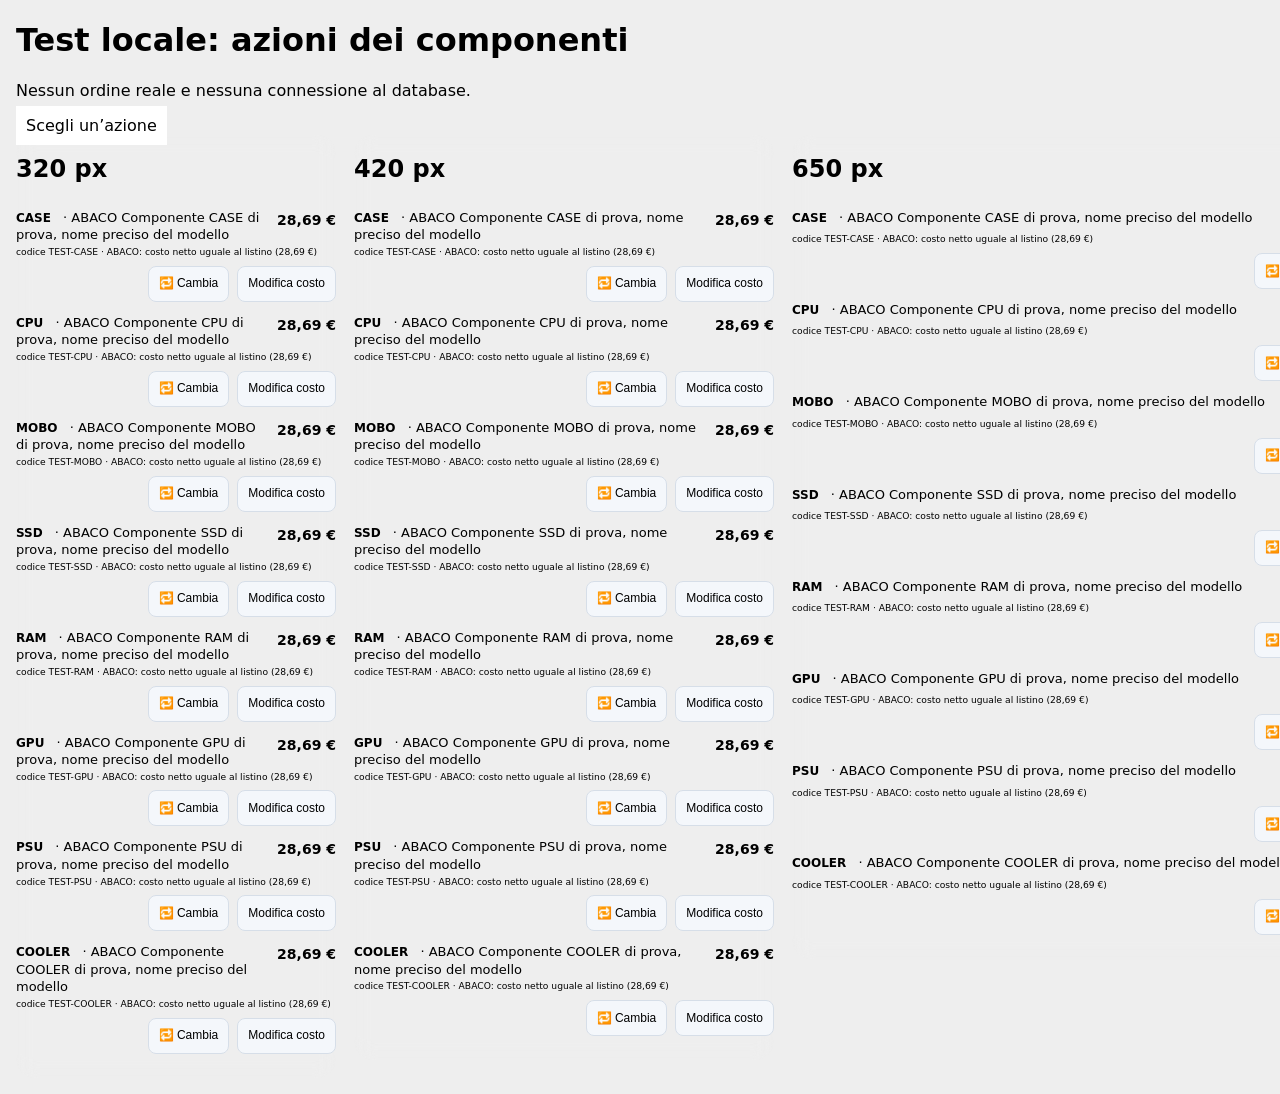
<file: tests/fixtures/component-actions.html>
<!doctype html>
<html lang="it"><head><meta charset="utf-8"><meta name="viewport" content="width=device-width,initial-scale=1">
<title>Test locale pulsanti componenti</title><link rel="stylesheet" href="../../assets/css/ios-desks.css">
<style>body{margin:16px;font-family:system-ui;background:#eee}#processed-container{display:flex;align-items:start;gap:16px}.order-card{flex:none;container-type:inline-size}.acc-utile{padding:16px}#esito{padding:10px;background:#fff;position:sticky;top:0;z-index:10}</style>
</head><body class="mg-ios"><h1>Test locale: azioni dei componenti</h1><p>Nessun ordine reale e nessuna connessione al database.</p><output id="esito">Scegli un’azione</output><main id="processed-container"></main>
<script src="../../assets/js/accoppiamento-auto.js"></script>
<script>
const A=window.AccoppiamentoAuto;A.stile();
const rows=['CASE','CPU','MOBO','SSD','RAM','GPU','PSU','COOLER'].map(tipo=>({tipo,ean:'TEST-'+tipo,fornitore:'ABACO',descrizione:'Componente '+tipo+' di prova, nome preciso del modello',costo:28.69,fonte:'listino'}));
document.querySelector('main').innerHTML=[320,420,650].map(w=>'<article class="order-card" style="width:'+w+'px"><h2>'+w+' px</h2><div class="acc-utile">'+A.righePezziConto(rows,true)+'</div></article>').join('');
document.querySelectorAll('[data-cambia],[data-costo-riga]').forEach(b=>b.addEventListener('click',()=>{
const cambio=b.hasAttribute('data-cambia'),i=Number(b.getAttribute(cambio?'data-cambia':'data-costo-riga'));
document.querySelector('#esito').textContent=(cambio?'Cambio ':'Costo ')+rows[i].tipo;
}));
</script></body></html>
</file>
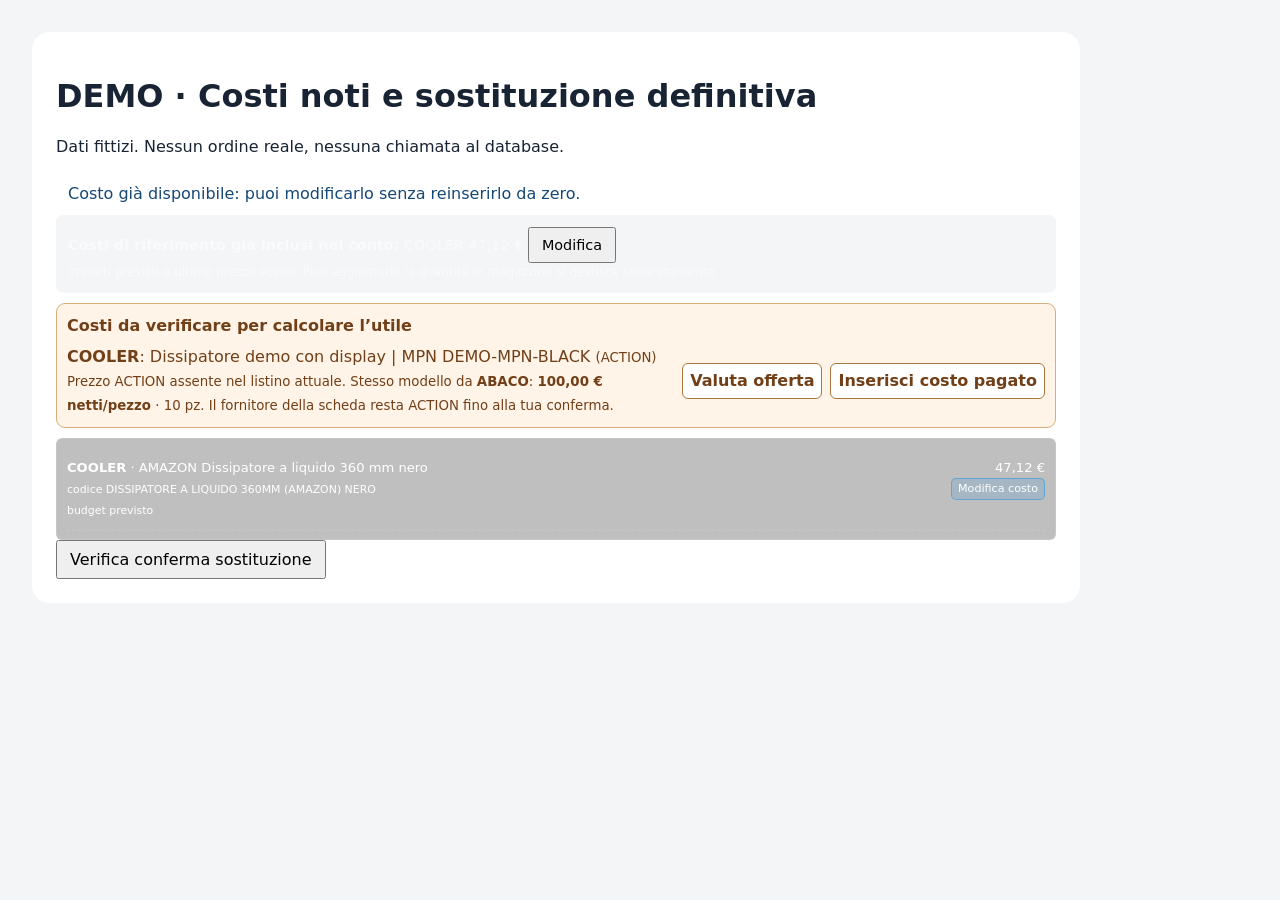
<file: tests/fixtures/cost-reuse.html>
<!doctype html><html lang="it"><head><meta charset="utf-8"><meta name="viewport" content="width=device-width,initial-scale=1"><title>Collaudo locale costi e sostituzioni</title>
<style>body{font:16px system-ui;margin:32px;background:#f3f5f7;color:#182333}main{max-width:1000px;background:white;padding:24px;border-radius:18px}button{font:inherit;padding:8px 12px;cursor:pointer}.acc-nota{padding:12px;background:#f3f5f7;border-radius:8px}.acc-pezzo{padding:10px 0!important}.acc-azioni-pezzo{display:flex;gap:8px}.acc-utile .riga{display:flex;justify-content:space-between;gap:20px}fieldset{border:1px solid #ccc;margin:16px 0;padding:16px}output{display:block;padding:12px;color:#164875}small{line-height:1.5}</style></head>
<body><main><h1>DEMO · Costi noti e sostituzione definitiva</h1><p>Dati fittizi. Nessun ordine reale, nessuna chiamata al database.</p><output id="esito">Costo già disponibile: puoi modificarlo senza reinserirlo da zero.</output><div id="riferimenti"></div><div id="pezzi" class="acc-utile"></div><button id="sostituzione">Verifica conferma sostituzione</button><section id="scelta"></section></main>
<script src="../../assets/js/accoppiamento-auto.js"></script><script>
const A=window.AccoppiamentoAuto;A.stile();
const part={tipo:'COOLER',ean:'DISSIPATORE A LIQUIDO 360MM (AMAZON) NERO',fornitore:'AMAZON',nome:'Dissipatore a liquido 360 mm nero',costo:47.12,quantita:1,fonte:'fisso'};
document.querySelector('#riferimenti').innerHTML=A.pannelloCostiRiferimento([{...part,i:0}])+A.pannelloCostiMancanti([
{tipo:'COOLER',ean:'DEMO-SKU-OLD',nome:'Dissipatore demo con display | MPN DEMO-MPN-BLACK',fornitore:'ACTION',quantita:1,
offertaAlternativa:{fornitore:'ABACO',codice:'DEMO-NEW',costo_unitario:100,disponibilita:'10 pz'}}]);
document.querySelector('#pezzi').innerHTML=A.righePezziConto([part],false);
document.querySelectorAll('[data-costo-riga]').forEach(b=>b.addEventListener('click',()=>A.apriCosto('DEMO',part)));
document.querySelector('#sostituzione').onclick=()=>{
const r={origine:{id:'DEMO',tipo:'CASE',ean:'CASE-OLD-BLACK',fornitore:'ABACO',ordine:'#DEMO-A'}};
const sim={uguali:[{id:'DEMO-B',ordine:'#DEMO-B',foglio:1,tipo:'CASE',ean:'CASE-OLD-BLACK',fornitore:'ABACO',bloccato:false},
{id:'DEMO-C',ordine:'#DEMO-C',foglio:2,tipo:'CASE',ean:'CASE-OLD-BLACK',fornitore:'ABACO',bloccato:true,nota:'già acquistato'}],equivalenti:[]};
document.querySelector('#scelta').innerHTML='<fieldset><legend>Conferma richiesta prima del salvataggio</legend>'+A.htmlSceltaScheda(r,{codice:'CASE-NEW-BLACK',fornitore:'ABACO',descrizione:'Nuovo case nero di esempio',prezzo:55},sim)+'<button id="simula">Simula conferma senza salvare</button></fieldset>';
document.querySelectorAll('[name="acc-dove"]').forEach(b=>b.onchange=()=>{document.querySelector('[data-lista="uguali"]').hidden=b.value==='solo';});
document.querySelector('#simula').onclick=()=>{const ids=A.pcDaCambiare(document.querySelector('#scelta'),r,sim).map(p=>p.id);const scope=document.querySelector('[name="acc-dove"]:checked').value;
document.querySelector('#esito').textContent='Simulazione: '+ids.join(', ')+(scope==='definitivo'?' + regola per gli ordini futuri':'')+'. DEMO-C già acquistato: escluso. Nessuna scrittura eseguita.';};
};
</script></body></html>
</file>
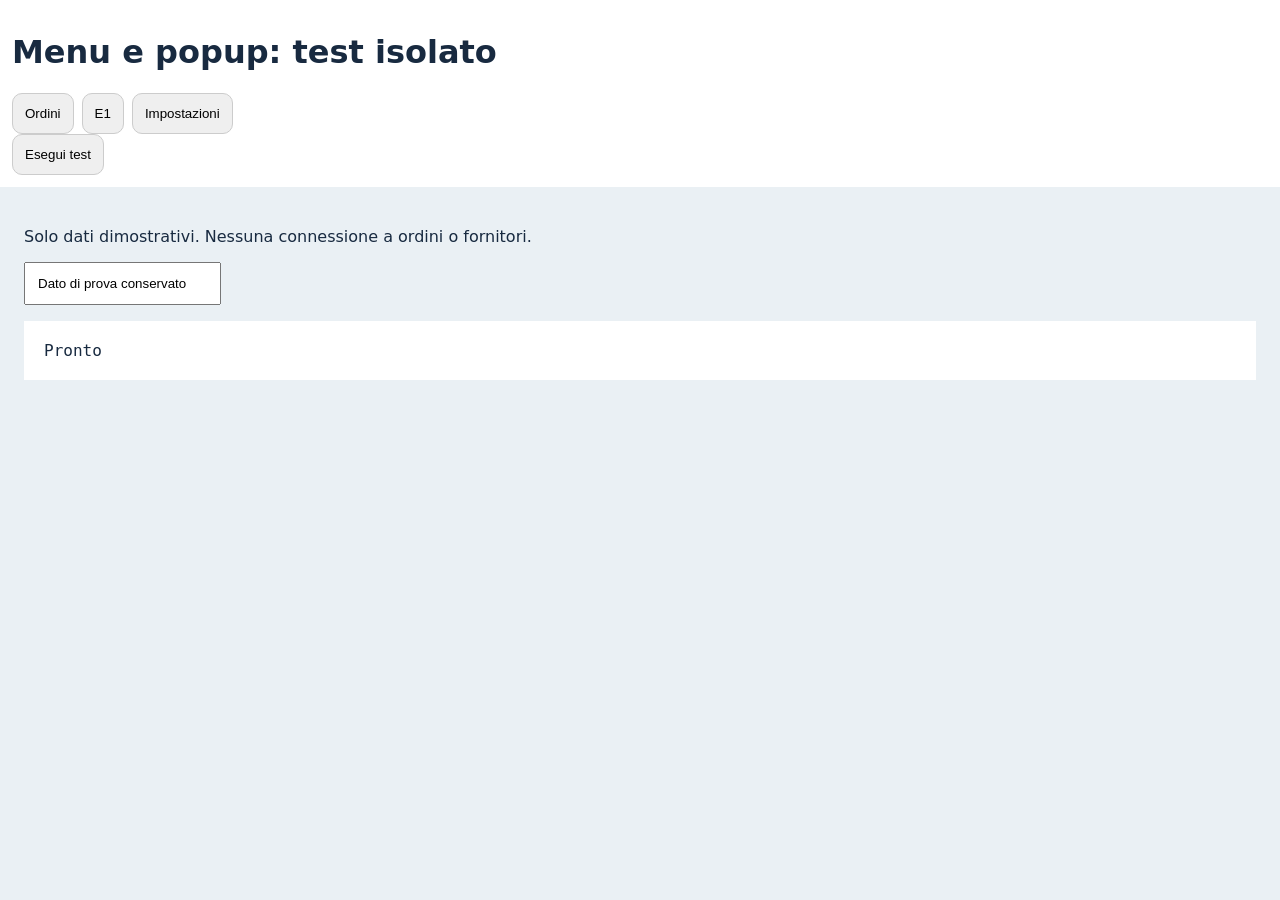
<file: tests/fixtures/navigation-lifecycle.html>
<!doctype html><html lang="it"><head><meta charset="utf-8"><meta name="viewport" content="width=device-width,initial-scale=1"><title>Collaudo menu e popup</title>
<link rel="stylesheet" href="../../assets/css/navigation-lifecycle.css"><style>
body{font:16px system-ui;margin:0;background:#eaf0f4;color:#182a40}header{position:sticky;top:0;background:#fff;padding:12px;z-index:4000}button{padding:12px;border:1px solid #ccc;border-radius:10px;cursor:pointer}main{padding:24px}nav{display:flex;gap:8px;flex-wrap:wrap}#fixtures>div{background:#fff;padding:24px;border:1px solid #999;border-radius:16px}#results{white-space:pre-wrap;padding:20px;background:#fff}input{padding:12px}#search-bar{display:none}
</style></head><body><header><h1>Menu e popup: test isolato</h1><nav><button class="tab-button" data-tab="orders">Ordini</button><button class="tab-button" data-tab="processed">E1</button><button class="tab-button" data-tab="settings">Impostazioni</button></nav><button id="run">Esegui test</button></header>
<main><p>Solo dati dimostrativi. Nessuna connessione a ordini o fornitori.</p><input id="origin" value="Dato di prova conservato"><div id="search-bar">Ricerca</div><div id="fixtures"></div><pre id="results" role="status">Pronto</pre></main>
<script src="../../assets/js/navigation-lifecycle.js"></script><script>
const N=window.MGNavigation,fixtures=document.querySelector('#fixtures'),out=document.querySelector('#results');
const tick=()=>new Promise(r=>requestAnimationFrame(()=>requestAnimationFrame(r)));
let checks=[],actions=0;const assert=(x,n)=>{if(!x)throw Error(n);checks.push('✓ '+n);};
const visible=e=>e&&getComputedStyle(e).display!=='none'&&e.isConnected;
function root(id,{remove=false,cls=''}={}){let e=document.getElementById(id);if(!e){e=document.createElement('div');e.id=id;e.className=cls;fixtures.append(e);}
 e.innerHTML='<h3>'+id+'</h3><input value="Bozza conservata"><button id="cancel-'+id+'">Annulla</button><button data-save>Salva</button>';
 e.style.cssText='display:none;position:fixed;top:50%;left:50%;transform:translate(-50%,-50%);width:600px;min-width:450px;z-index:3000';
 e.querySelector('[data-save]').onclick=()=>actions++;e.querySelector('button').onclick=()=>remove?e.remove():e.style.display='none';return e;}
for(const id of N.fixed)root(id);for(const id of N.pages)root(id);for(const id of N.shades){const d=document.createElement('div');d.id=id;d.style.display='none';fixtures.append(d);}
const route=()=>document.querySelector('[data-tab=orders]').click();
document.querySelector('#run').onclick=async()=>{checks=[];actions=0;out.textContent='Controllo in corso';try{
 for(const id of N.pages){const p=document.getElementById(id);p.style.display='block';document.body.classList.add('no-scroll');route();assert(!visible(p)&&!document.body.classList.contains('no-scroll'),id+' chiuso e scorrimento sbloccato');}
 for(const id of N.fixed){const p=document.getElementById(id);p.style.display='block';for(const s of N.shades){let shade=document.getElementById(s);if(!shade){shade=document.createElement('div');shade.id=s;fixtures.append(shade);}shade.style.display='block';}route();assert(!visible(p),id+' chiuso cambiando pagina');assert(N.shades.every(s=>!visible(document.getElementById(s))),id+': nessun fondale residuo');}
 for(const id of N.dynamic){const p=root(id,{remove:true});p.style.display='block';route();assert(!p.isConnected,id+' eliminato senza salvare');}
 for(const cls of ['acc-finestra','search-component-popup-gpo']){const p=root('dynamic-test',{remove:true,cls});p.style.display='block';let cancelled=false;p.querySelector('button').onclick=()=>{cancelled=true;p.remove();};route();assert(cancelled&&!p.isConnected,cls+': annullamento eseguito');}
 const p=document.getElementById('payment-popup');document.getElementById('origin').focus();p.style.display='block';await tick();assert(p.getAttribute('role')==='dialog'&&p.getAttribute('aria-modal')==='true','Ruolo accessibile del popup');
 const rect=p.getBoundingClientRect();assert(rect.left>=0&&rect.right<=innerWidth&&rect.top>=0&&rect.bottom<=innerHeight,'Popup entro i bordi dello schermo');
 p.querySelector('input').focus();p.querySelector('[data-save]').focus();p.dispatchEvent(new KeyboardEvent('keydown',{key:'Tab',bubbles:true,cancelable:true}));assert(document.activeElement===p.querySelector('input'),'Focus contenuto nel popup');
 p.dispatchEvent(new KeyboardEvent('keydown',{key:'Escape',bubbles:true,cancelable:true}));assert(!visible(p),'Escape chiude senza confermare');assert(document.activeElement.id==='origin','Focus restituito al controllo precedente');
 document.getElementById('origin').value='Bozza conservata';route();assert(document.getElementById('origin').value==='Bozza conservata','La navigazione conserva i valori dei moduli');
 assert(actions===0,'Nessun salvataggio o conferma attivato durante la chiusura');
 const ticket=N.current();route();assert(!N.valid(ticket),'Risposte precedenti riconosciute come superate');
 out.textContent='PASS '+checks.length+' controlli\n'+checks.join('\n');
}catch(e){out.textContent='FAIL '+e.message+'\n'+checks.join('\n');throw e;}};
</script></body></html>
</file>
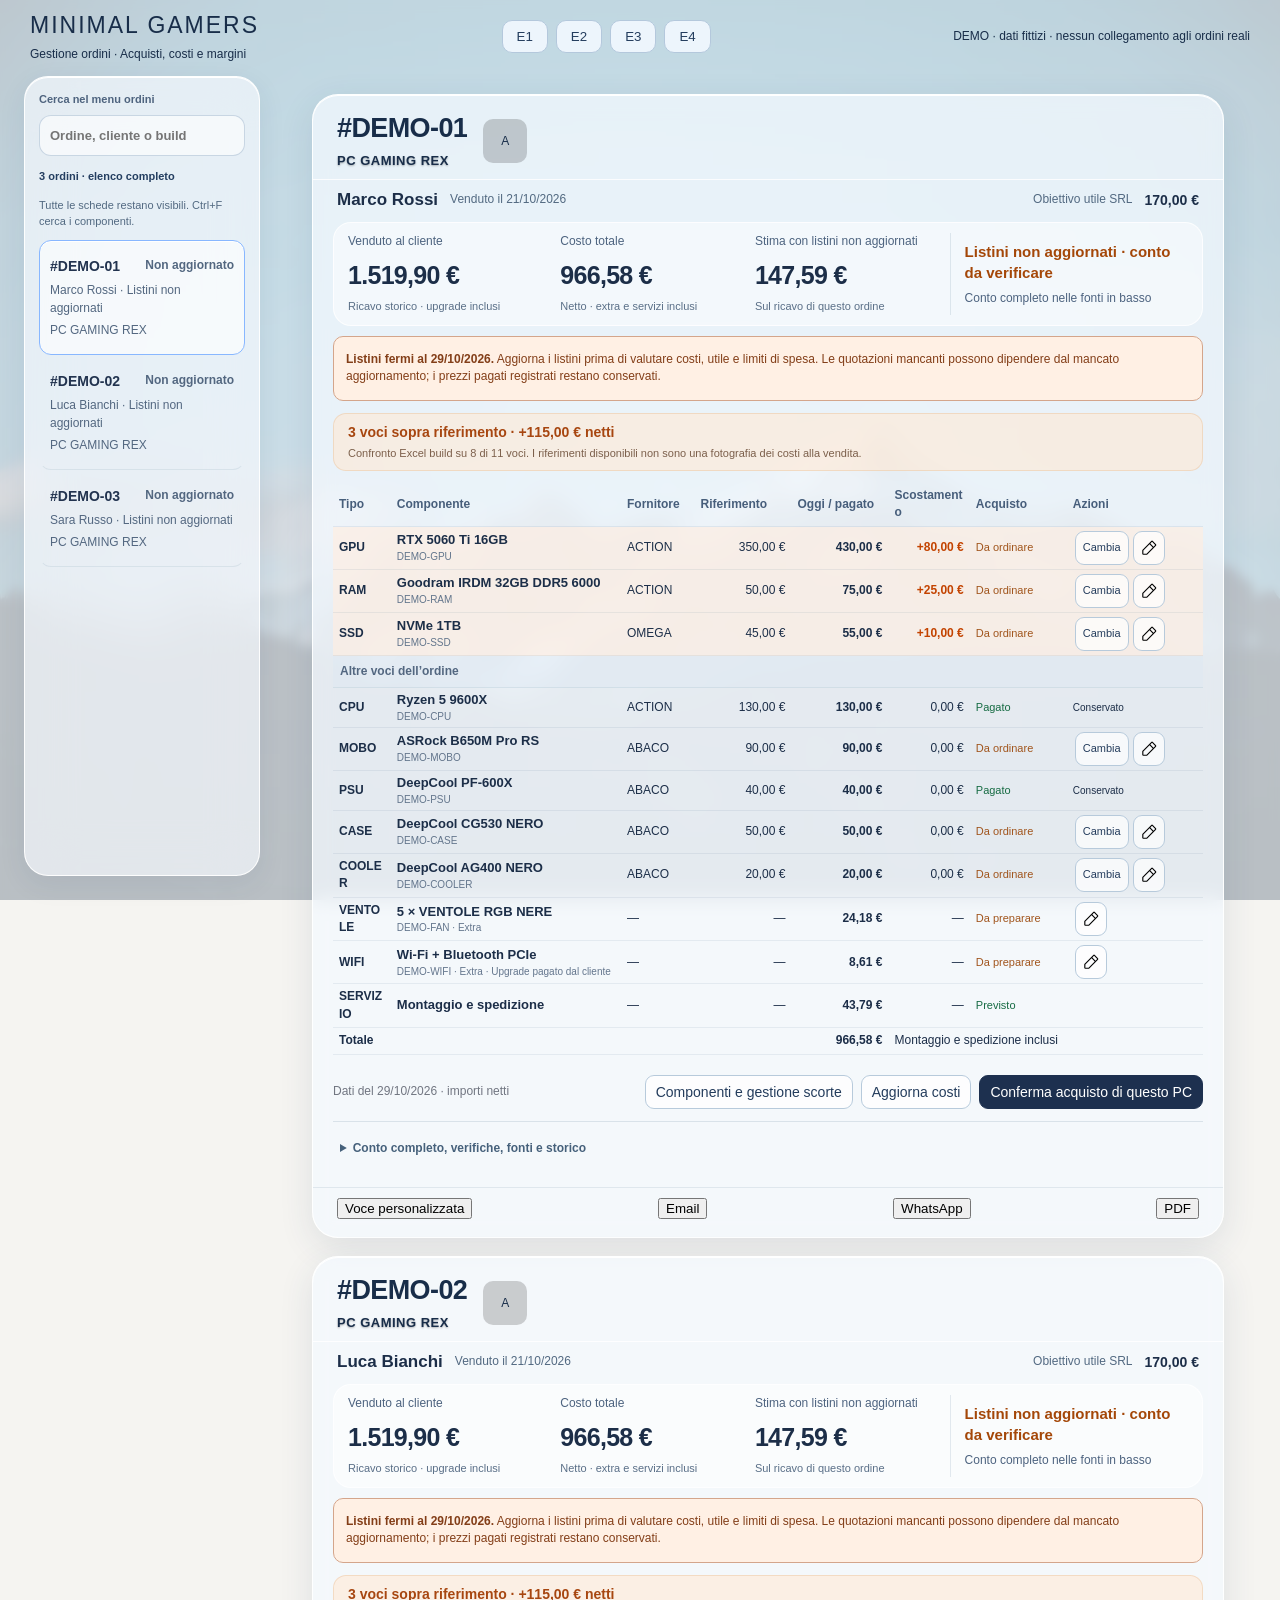
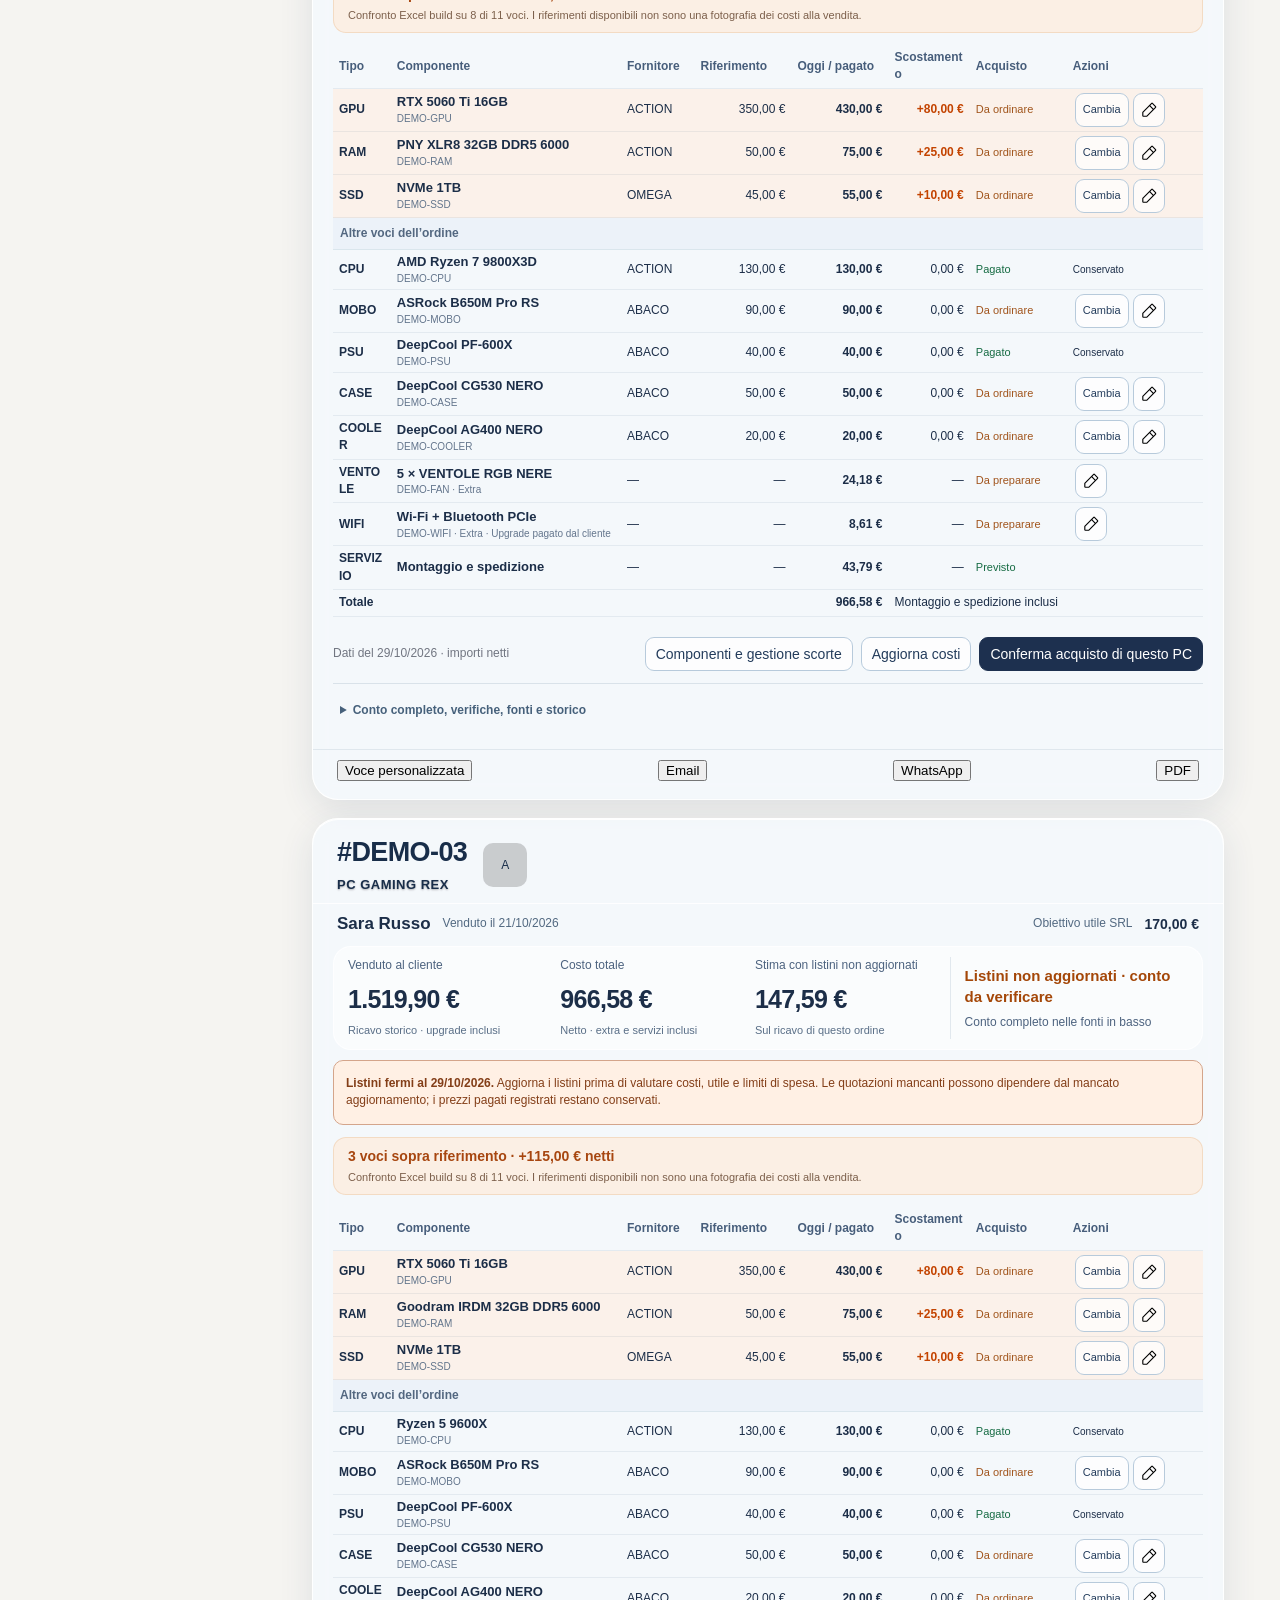
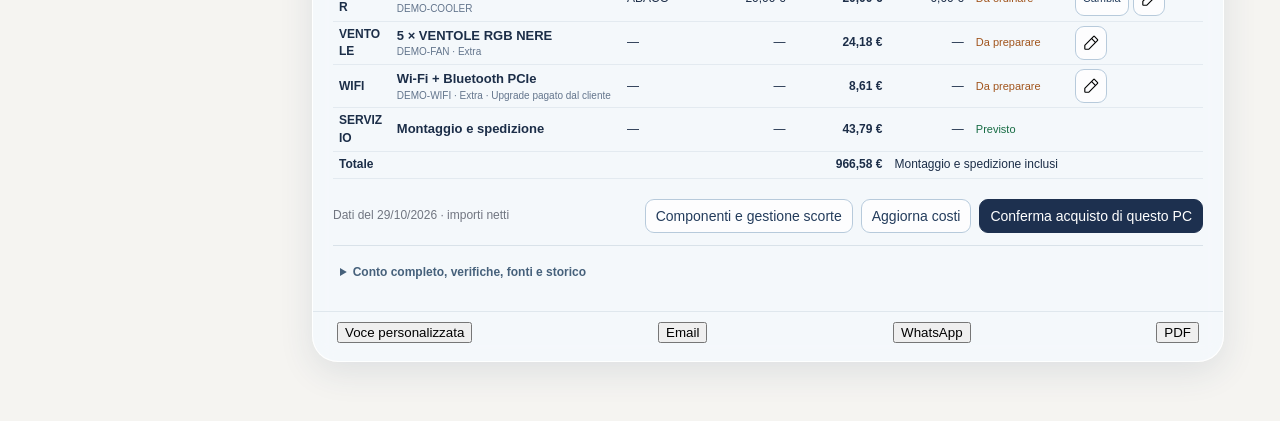
<file: tests/fixtures/order-glass.html>
<!doctype html><html lang="it"><head><meta charset="utf-8"><meta name="viewport" content="width=device-width,initial-scale=1"><base href="../../"><title>DEMO · Scheda ordine Liquid Glass</title>
<link rel="stylesheet" href="assets/css/style.css"><link rel="stylesheet" href="assets/css/style_mobile.css"><link rel="stylesheet" href="assets/css/ios-foundation.css"><link rel="stylesheet" href="assets/css/ios-orders.css"><link rel="stylesheet" href="assets/css/ios-desks.css"><link rel="stylesheet" href="assets/css/ios-dialogs.css"><link rel="stylesheet" href="assets/css/ios-secondary.css"><link rel="stylesheet" href="assets/css/ios-responsive.css"><link rel="stylesheet" href="assets/css/order-glass.css">
<style>body{background-image:url('assets/img/background.avif');background-size:cover;background-attachment:fixed}.demo-header{height:72px;box-sizing:border-box;padding:22px 30px;display:flex;align-items:center;justify-content:space-between;color:#182d49}.demo-header h1{margin:0;font-size:23px;color:#182d49;text-shadow:none}.demo-header small{font-size:12px}#processed-container{padding-top:0!important}@media(min-width:1191px){body.mg-glass-desk #mg-order-navigation{top:76px}}.acc-glass-demo{margin:0 24px 14px 280px;font-size:12px;color:#47627c}.demo-status{font-size:12px;padding:8px}.mg-glass-desk .card-header{padding-top:16px!important}.demo-toolbar{display:flex;gap:8px}.demo-toolbar button{border:1px solid #b4c8dc;border-radius:10px;background:#edf5fc;padding:8px 14px;color:#243d5e}@media(max-width:800px){.demo-header{height:auto;min-height:120px;padding:12px 16px;flex-wrap:wrap;gap:10px}.demo-header>small{flex-basis:100%;font-size:10px}.demo-header h1{font-size:18px}.demo-toolbar button{padding:6px 10px}body.mg-glass-desk #mg-order-navigation{top:auto}.acc-glass-demo{margin:12px}} </style>
</head><body class="mg-ios orders-loaded"><header class="demo-header"><div><h1>MINIMAL GAMERS</h1><small>Gestione ordini · Acquisti, costi e margini</small></div><div class="demo-toolbar"><button>E1</button><button>E2</button><button>E3</button><button>E4</button></div><small>DEMO · dati fittizi · nessun collegamento agli ordini reali</small></header>
<div id="processed-container" class="tab-content active" style="display:grid"></div><output id="demo-status" class="acc-glass-demo" role="status"></output>
<script src="assets/js/accoppiamento-auto.js"></script><script src="assets/js/order-glass.js"></script><script>
const A=window.AccoppiamentoAuto,G=window.MGOrderGlass;A.stile();
const names=[['GPU','RTX 5060 Ti 16GB','ACTION',350,430],['RAM','32GB DDR5 6000','ACTION',50,75],['SSD','NVMe 1TB','OMEGA',45,55],['CPU','Ryzen 5 9600X','ACTION',130,130],['MOBO','ASRock B650M Pro RS','ABACO',90,90],['PSU','DeepCool PF-600X','ABACO',40,40],['CASE','DeepCool CG530 NERO','ABACO',50,50],['COOLER','DeepCool AG400 NERO','ABACO',20,20]];
for(let n=1;n<=3;n++){
 const id='DEMO-0'+n,card=document.createElement('div');card.className='order-card order-card-processed';card.dataset.orderId=id;
 card.innerHTML='<div class="flip-container"><div class="flip-front"><div class="card-header"><div><h2 style="margin:0">#'+id+'</h2><div><span class="config-badge">PC GAMING REX</span><button class="operator-selector">A</button></div></div></div><div class="card-body"><div id="components-'+id+'"><p>Controlli originali conservati · CPU, GPU e gestione scorte</p></div><div id="custom-items-'+id+'"></div><div class="acc-utile"></div></div><div class="card-footer"><button>Voce personalizzata</button><button>Email</button><button>WhatsApp</button><button>PDF</button></div></div></div>';
 document.querySelector('#processed-container').appendChild(card);
 const righe=names.map(([tipo,nome,fornitore,old,costo])=>{if(n===2 && tipo==='CPU')nome='AMD Ryzen 7 9800X3D';if(tipo==='RAM')nome=n===2?'PNY XLR8 32GB DDR5 6000':'Goodram IRDM 32GB DDR5 6000';return {tipo,nome,descrizione:nome,ean:'DEMO-'+tipo,fornitore,costo,quantita:1,fonte:['CPU','PSU'].includes(tipo)?'acquistato':'listino'};});
 const auto={pezzi:names.map(([tipo,nome,fornitore,costo])=>({tipo,manuale:{codice:'DEMO-'+tipo,quantita:1},excel:{costo,fonte:'Excel demo'}}))};
 const el=card.querySelector('.acc-utile');el.innerHTML='<div class="acc-conto"><p>Ricavo storico: 1.519,90 € · IVA e commissioni incluse nel calcolo originale.</p></div>';
 const input={orderId:id,conti:{righe},auto,cliente:['Marco Rossi','Luca Bianchi','Sara Russo'][n-1],vendita:{totale:1519.90,data:'2026-10-21'},costo:966.58,utile:A.utile(1519.90,966.58),nMancanti:0,obiettivo:170,generato:'2026-10-29T11:00:00Z',
 extraLista:[{tipo:'VENTOLE',nome:'Ventole',scelta:'5 × VENTOLE RGB NERE',chiave:'DEMO-FAN',costo:24.18},{tipo:'WIFI',nome:'Wi-Fi',scelta:'Wi-Fi + Bluetooth PCIe',chiave:'DEMO-WIFI',costo:8.61}],custom:[],montaggio:[],servizi:[{nome:'Montaggio e spedizione',costo:43.79}],paidTypes:['WIFI']};
 G.mount(el,input,{change:r=>{document.querySelector('#demo-status').textContent='DEMO: cambio di '+r.tipo+' su '+id+'. Nessuna scrittura.';},cost:r=>A.apriCosto(id,r),refresh:async()=>{document.querySelector('#demo-status').textContent='DEMO: costi già aggiornati. Nessuna richiesta a fornitori.';},confirm:()=>{document.querySelector('#demo-status').textContent='DEMO: conferma riferita soltanto a '+id+'. Nessun salvataggio.';}});
}
G.sync();
</script></body></html>
</file>
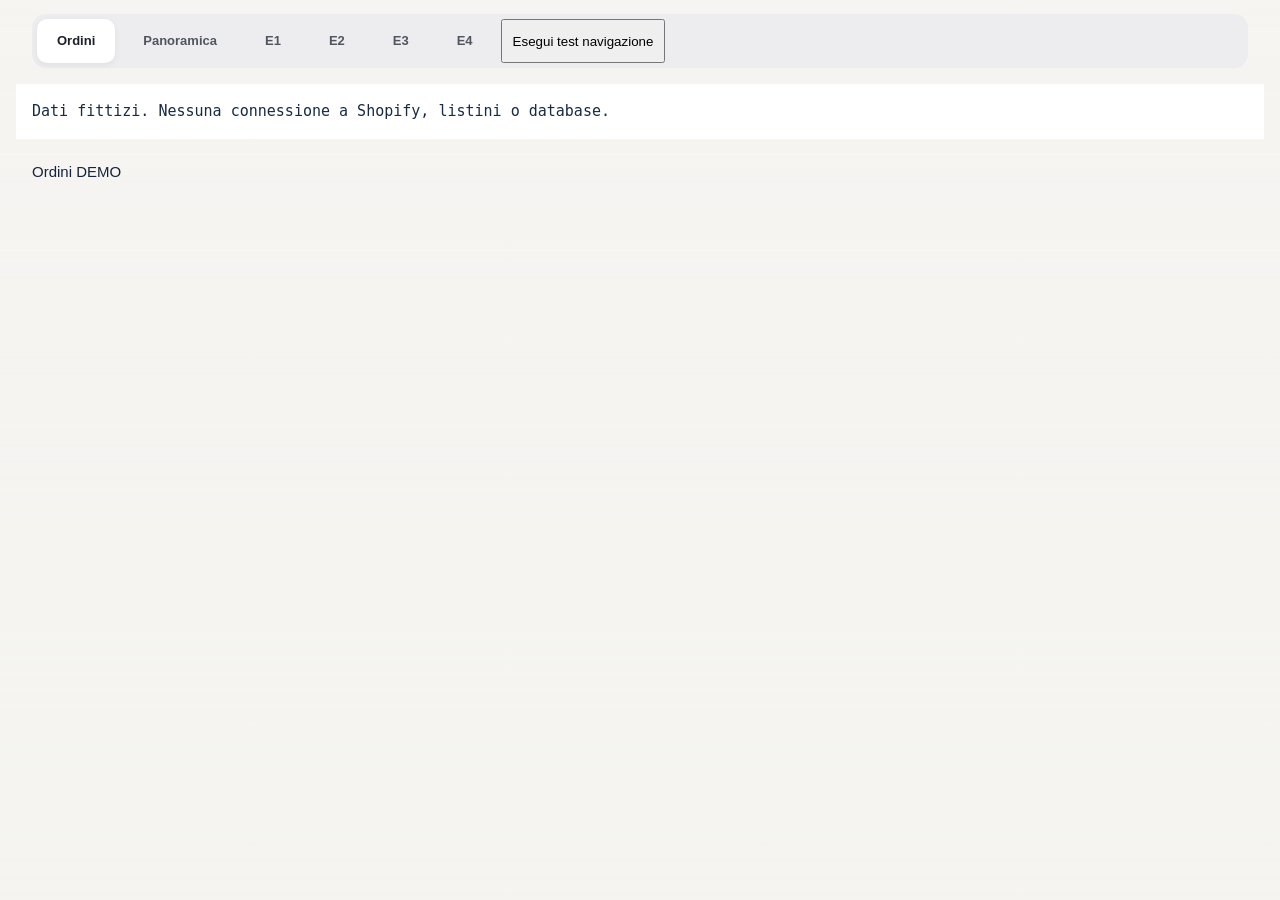
<file: tests/fixtures/order-navigation.html>
<!doctype html><html lang="it"><head><meta charset="utf-8"><meta name="viewport" content="width=device-width,initial-scale=1"><base href="../../"><title>TEST · Menu scrivanie</title>
<link rel="stylesheet" href="assets/css/style.css"><link rel="stylesheet" href="assets/css/ios-foundation.css"><link rel="stylesheet" href="assets/css/order-glass.css">
<style>body{background:#dae6ef;color:#15233c}.test-toolbar{padding:20px;display:flex;gap:8px;flex-wrap:wrap}.test-toolbar button{padding:10px}#test-result{margin:16px;padding:16px;white-space:pre-wrap;background:white;color:#172b44}#gpo-mapping-page{position:fixed;inset:20px;background:white;z-index:100}#processed-container{padding-top:0!important}.order-card{padding:20px;background:#f4f8fc!important;color:#15233c!important;min-height:850px}.card-header{background:transparent!important;color:#15233c!important}.tab-content:not(.active){display:none}.tab-content.active{display:grid}</style>
</head><body class="mg-ios orders-loaded"><div class="test-toolbar" id="tabs-container"><button class="tab-button active" data-tab="orders">Ordini</button><button class="tab-button" data-tab="automatico">Panoramica</button><button class="tab-button" data-tab="processed">E1</button><button class="tab-button" data-tab="processed-e2">E2</button><button class="tab-button" data-tab="processed-e3">E3</button><button class="tab-button" data-tab="processed-e4">E4</button><button id="run-tests">Esegui test navigazione</button></div>
<pre id="test-result" role="status">Dati fittizi. Nessuna connessione a Shopify, listini o database.</pre>
<section id="orders-container" class="tab-content active" data-content="orders">Ordini DEMO</section><section id="automatico-container" class="tab-content" data-content="automatico">Panoramica DEMO</section><section id="processed-container" class="tab-content" data-content="processed"></section><section id="gpo-mapping-page" hidden>Pagina GPO DEMO</section>
<script src="assets/js/order-glass.js"></script><script>
const G=window.MGOrderGlass,c=document.getElementById('processed-container'),result=document.getElementById('test-result');
function fill(tab){const prefix=tab==='processed'?'E1':'E3';c.innerHTML=Array.from({length:18},(_,i)=>`<article class="order-card" data-order-id="${prefix}-${i}" data-glass-profit="10,00 €" data-glass-customer="${i===1?'Nicolò':'Cliente '+i}"><div class="card-header"><h2>#${prefix}-${i}</h2><span class="config-badge">PC DEMO</span></div><p>Dettaglio ${prefix}-${i}</p></article>`).join('');}
function tab(key){document.querySelectorAll('.tab-button').forEach(b=>b.classList.toggle('active',b.dataset.tab===key));document.querySelectorAll('.tab-content').forEach(p=>p.classList.toggle('active',p.dataset.content===(key.startsWith('processed')?'processed':key)));if(key.startsWith('processed'))fill(key);G.sync();}
document.querySelectorAll('.tab-button').forEach(b=>b.onclick=()=>tab(b.dataset.tab));
const tick=()=>new Promise(r=>setTimeout(r,90));
document.getElementById('run-tests').onclick=async()=>{let checks=0;const log=[];const ok=(condition,label)=>{if(!condition)throw Error(label);checks++;log.push('✓ '+label);};const menu=()=>document.getElementById('mg-order-navigation');const input=()=>menu().querySelector('input');const visibleCards=()=>[...c.querySelectorAll('.order-card')].filter(c=>!c.classList.contains('mg-order-inactive'));const choose=id=>[...menu().querySelectorAll('[data-glass-order]')].find(b=>b.dataset.glassOrder===id).click();const search=text=>{input().value=text;input().dispatchEvent(new Event('input'));};try{
 tab('processed');await tick();ok(!menu().hidden,'Menu visibile in E1');choose('E1-1');ok(visibleCards()[0]?.dataset.orderId==='E1-1','Cambio ordine mostra il dettaglio scelto');
 input().focus();search('nicolo');ok(visibleCards().length===1,'Ricerca con accento');ok(G.purchaseScopeCards().length===18,'Riepilogo acquisti comprende tutta la scrivania anche in vista singola e con ricerca');ok(document.activeElement===input(),'Focus ricerca conservato');const originalInput=input();c.querySelector('[data-order-id="E1-1"]').dataset.glassProfit='12,00 €';G.sync();ok(input()===originalInput,'Aggiornamento dati conserva il campo ricerca');ok(document.activeElement===input(),'Aggiornamento dati conserva il focus');
 search('inesistente');ok(visibleCards().length===0 && !c.querySelector('.mg-order-empty').hidden,'Nessun risultato dichiarato senza mostrare un altro cliente');search('');ok(visibleCards()[0]?.dataset.orderId==='E1-1','Cancellando la ricerca ritorna la selezione');
 tab('orders');await tick();ok(menu().hidden,'Menu chiuso passando a Ordini');ok(!document.body.classList.contains('mg-glass-desk'),'Stile scrivania rimosso in Ordini');ok(getComputedStyle(c).display==='none','Scrivania realmente nascosta in Ordini');
 tab('automatico');await tick();ok(menu().hidden,'Menu chiuso in Panoramica');
 tab('processed');await tick();ok(visibleCards()[0]?.dataset.orderId==='E1-1','Ritorno in E1 conserva selezione');search('nicolo');
 tab('processed-e3');await tick();ok(input().value==='' && visibleCards().length===1,'E3 non eredita ricerca E1');choose('E3-3');menu().querySelector('.mg-all-orders').click();ok(visibleCards().length===18,'Tutti gli ordini disponibili');
 tab('processed');await tick();ok(input().value==='nicolo' && visibleCards()[0]?.dataset.orderId==='E1-1','E1 recupera la propria ricerca');ok(visibleCards().length===1,'Tutti gli ordini non si trasferisce fra scrivanie');
 const overlay=document.getElementById('gpo-mapping-page');overlay.hidden=false;await tick();ok(menu().hidden,'Menu sospeso aprendo GPO');overlay.hidden=true;await tick();ok(!menu().hidden,'Menu ripristinato chiudendo GPO');
 search('');menu().scrollTop=100;menu().querySelector('.mg-order-list').scrollLeft=90;await tick();const left=menu().querySelector('.mg-order-list').scrollLeft,top=menu().scrollTop;c.querySelector('[data-order-id="E1-0"]').dataset.glassProfit='15,00 €';G.sync();ok(menu().scrollTop===top,'Aggiornamento conserva scroll verticale');ok(menu().querySelector('.mg-order-list').scrollLeft===left,'Aggiornamento conserva scroll orizzontale');
 choose('E1-1');ok(Math.abs(visibleCards()[0].getBoundingClientRect().top-16)<3,'Cambio ordine riporta all’intestazione');
 tab('processed-e2');await tick();ok(!menu().hidden,'Scrivania E2 accessibile');tab('processed-e4');await tick();ok(!menu().hidden,'Scrivania E4 accessibile');
 tab('orders');fill('processed');await tick();ok(menu().hidden && getComputedStyle(c).display==='none','Risposta tardiva non riapre il menu fuori dalle scrivanie');
 tab('processed');await tick();let mutations=0;const observer=new MutationObserver(rs=>mutations+=rs.length);observer.observe(c,{attributes:true,subtree:true});await tick();await tick();observer.disconnect();ok(mutations===0,'Nessun ciclo continuo di modifiche DOM a riposo');
 result.textContent='PASS '+checks+' controlli\n'+log.join('\n');document.title='PASS · '+checks+' test menu';result.scrollIntoView();
 }catch(e){result.textContent='FAIL dopo '+checks+' controlli: '+e.message+'\n'+log.join('\n');document.title='FAIL · Test menu';result.scrollIntoView();throw e;}};
</script></body></html>
</file>
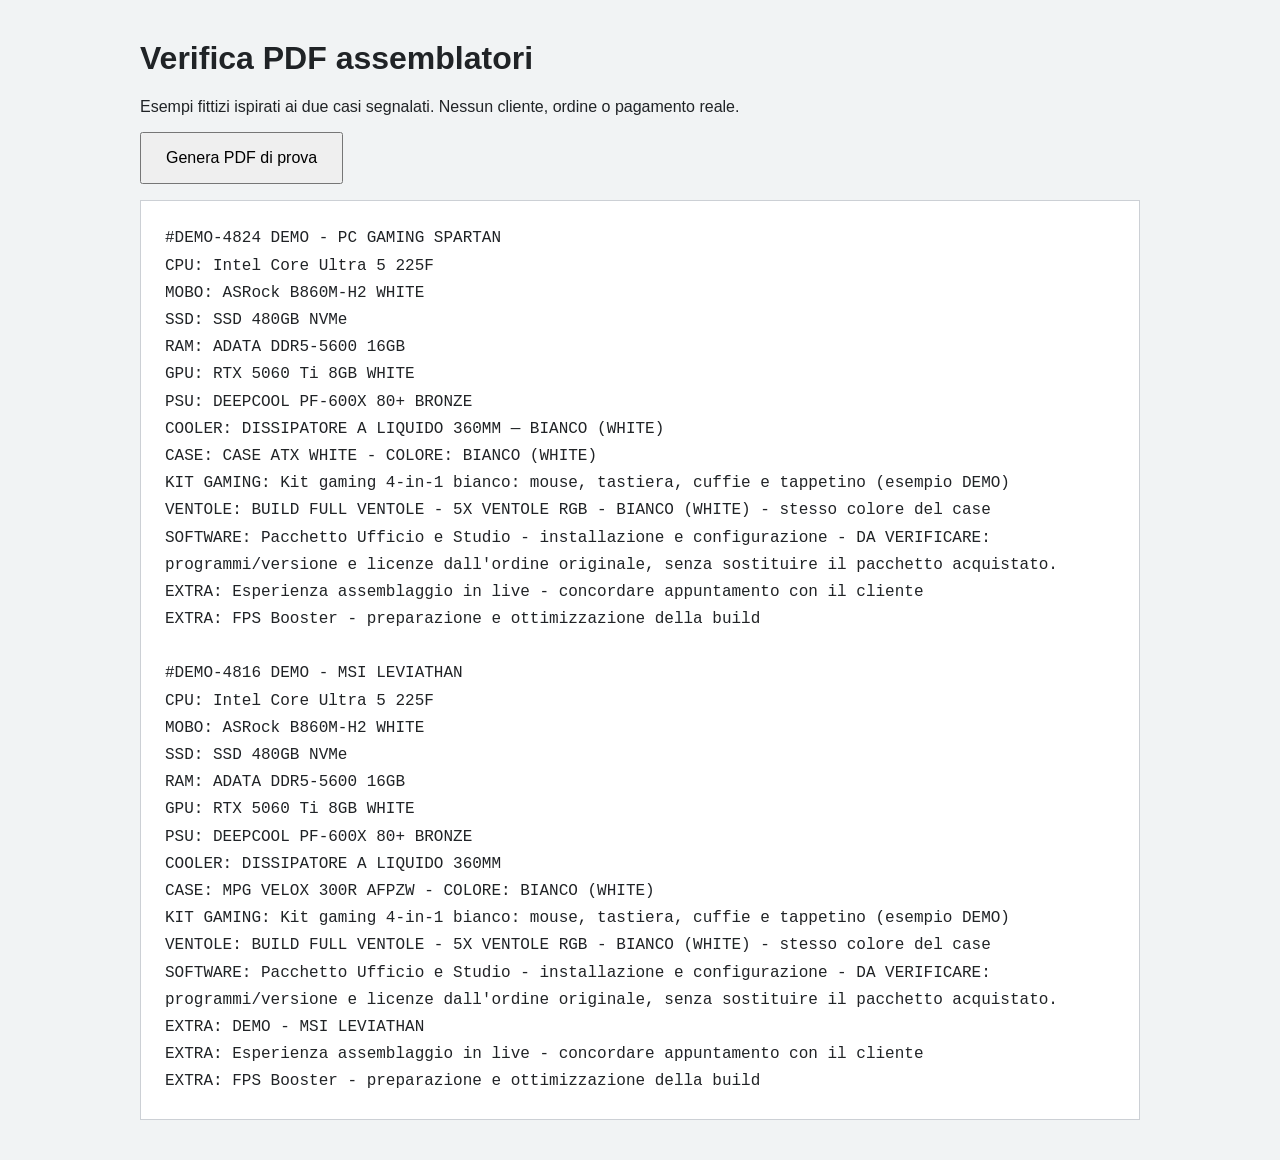
<file: tests/fixtures/pdf-assembly.html>
<!doctype html><html lang="it"><meta charset="utf-8"><title>PDF montaggio - prova locale</title>
<style>body{font:16px Arial;background:#f1f3f4;color:#202326;max-width:1000px;margin:40px auto}button{padding:15px 24px;font:inherit;cursor:pointer}pre{white-space:pre-wrap;background:white;padding:24px;border:1px solid #ccd0d5;line-height:1.7}</style>
<h1>Verifica PDF assemblatori</h1><p>Esempi fittizi ispirati ai due casi segnalati. Nessun cliente, ordine o pagamento reale.</p>
<button id="export-pdf-btn">Genera PDF di prova</button><p id="status"></p><pre id="preview"></pre>
<script src="../../assets/vendor/jspdf.umd.min.js"></script><script src="../../assets/vendor/jspdf.plugin.autotable.min.js"></script>
<script src="../../assets/js/montaggio-export.js"></script><script src="../../assets/js/accoppiamento-auto.js"></script><script src="../../assets/js/excel-export.js"></script>
<script>
var processedOrdersCache={},processedOrdersMap=new Map();
const componenti=[['CPU','Intel Core Ultra 5 225F'],['MOBO','ASRock B860M-H2 WHITE'],['GPU','RTX 5060 Ti 8GB WHITE'],['RAM','ADATA DDR5-5600 16GB'],['SSD','SSD 480GB NVMe'],['PSU','DEEPCOOL PF-600X 80+ BRONZE'],['CASE','CASE ATX WHITE'],['COOLER','DeepCool AG300 AIR']];
const data={ordini:{}};
for(const [id,config,caseName] of [['4824','DEMO - PC GAMING SPARTAN','CASE ATX WHITE'],['4816','DEMO - MSI LEVIATHAN','MPG VELOX 300R AFPZW']]){
  const components=componenti.map(([type,name])=>({type,ean:type==='CASE'?caseName:name,name:type==='CASE'?caseName:name,supplier:'TEST',price:10}));
  const order={id,name:'#DEMO-'+id,items:[{name:config,customProperties:{CASE:'CASE WHITE'}}]};
  processedOrdersMap.set(order.name,order);processedOrdersCache[id]={components,configName:config,customProperties:{CASE:'CASE WHITE'},foglioDiLavoro:3};
  data.ordini[id]={pc:[{quantita:1,unita:0,linea_id:'L'+id,pezzi:[{tipo:'VENTOLE',cliente:'BUILD FULL VENTOLE'},{tipo:'SOFTWARE',cliente:'Pacchetto Ufficio e Studio - installazione e configurazione'}],
    upgrade_pagati:[{ordine_upgrade:'#DEMO-UP',linea_id:'L'+id,unita:0,categoria:'DISSIPATORE',chiave:'COOLER',valore:'DISSIPATORE A LIQUIDO 360MM'},
    {ordine_upgrade:'#DEMO-UP',linea_id:'L'+id,unita:0,categoria:'ESPERIENZA ASSEMBLAGGIO IN LIVE',valore:'Esperienza assemblaggio in live - concordare appuntamento con il cliente'},
    {ordine_upgrade:'#DEMO-UP',linea_id:'L'+id,unita:0,categoria:'FPS BOOSTER',valore:'FPS Booster - preparazione e ottimizzazione della build'}]}]};
}
AccoppiamentoAuto.carica=async()=>data;
window.UpgradePaidSync={verifica:async()=>({ok:true})};
getActiveWorksheetTab=()=>3;getOperatorAssignment=()=> 'A';extractSupplierFromText=()=>'';
showNotification=(text)=>document.getElementById('status').textContent=text;
loadCustomItemsFromDB=async()=>[{name:'ACCESSORIO',value:'Kit gaming 4-in-1 bianco: mouse, tastiera, cuffie e tappetino (esempio DEMO)'}];
getComponentDataFromDB=async code=>({nome:code});
document.getElementById('export-pdf-btn').addEventListener('click',exportProcessedOrdersToPDF);
collectOrdersForExport().then(d=>{document.getElementById('preview').textContent=d.orders.map(o=>o.orderName+' '+o.configName+'\n'+o.records.map(r=>r.tipo+': '+r.nome).join('\n')).join('\n\n');});
</script></html>
</file>
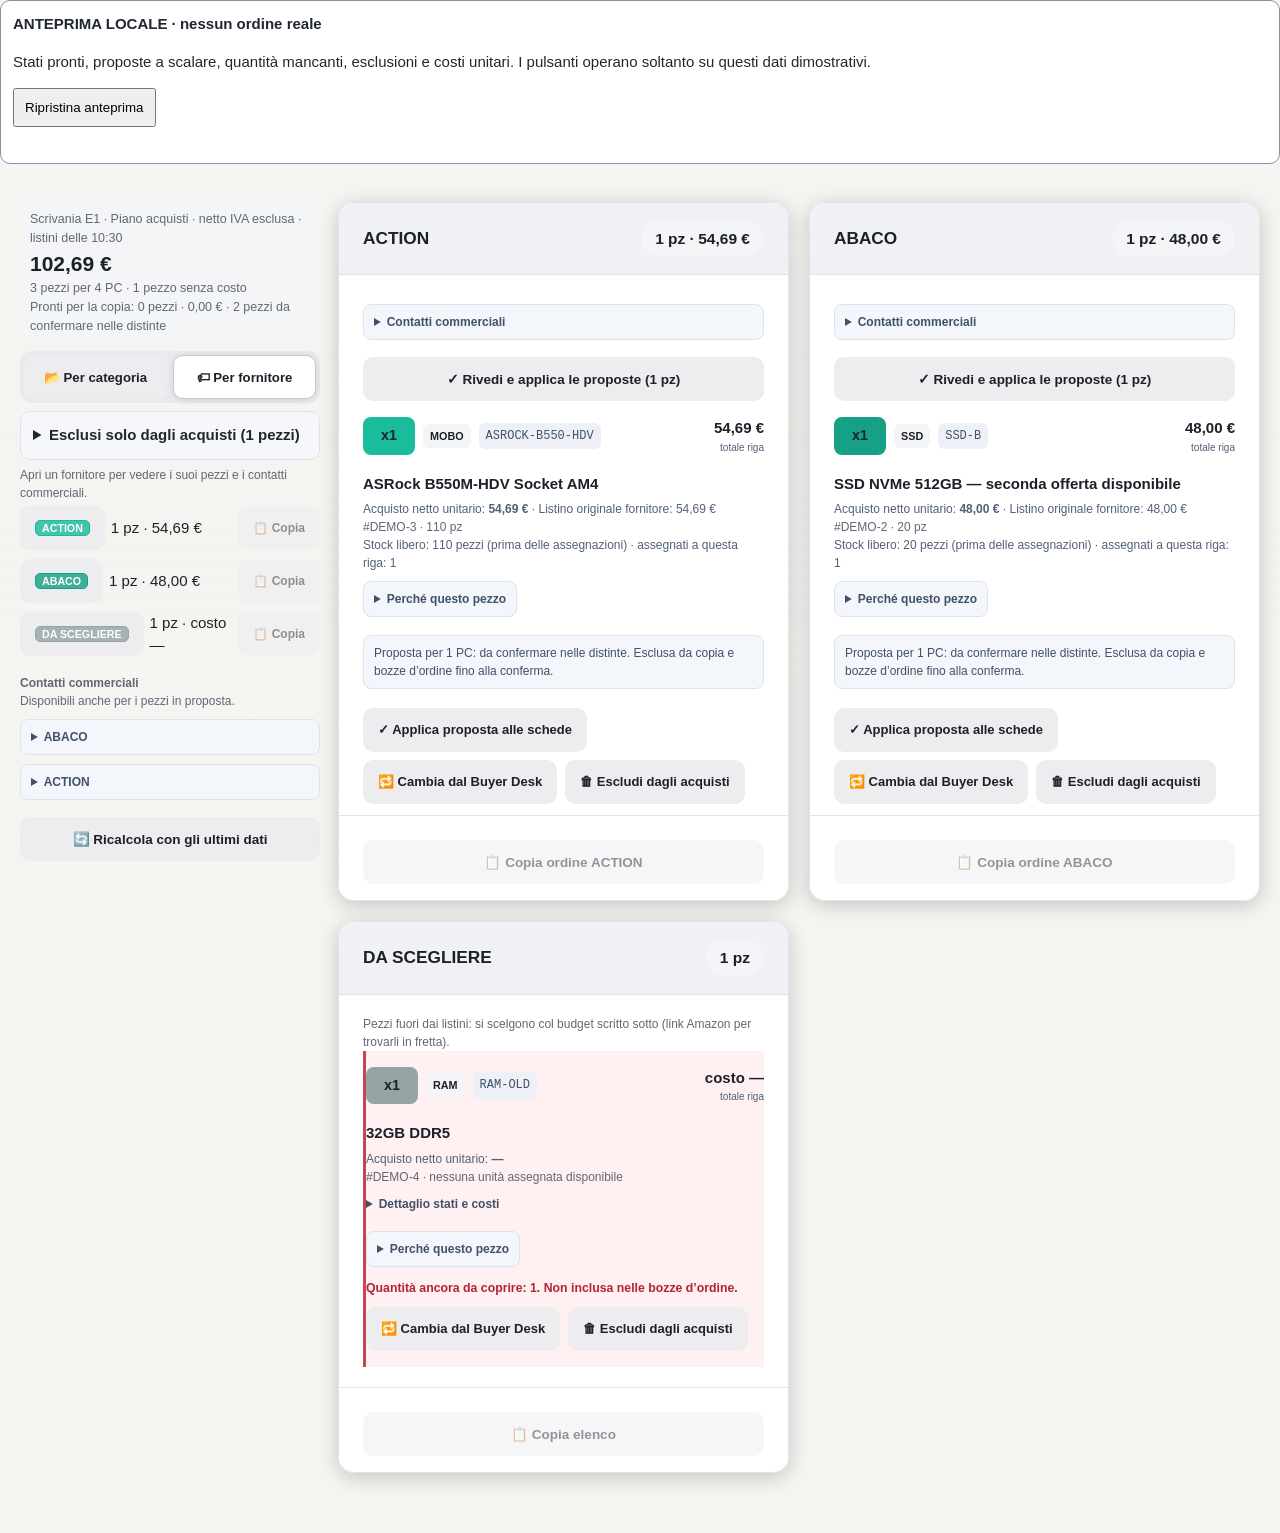
<file: tests/fixtures/purchase-summary.html>
<!doctype html><html lang="it"><head><meta charset="utf-8"><meta name="viewport" content="width=device-width,initial-scale=1">
<title>Riepilogo acquisti — dati dimostrativi locali</title>
<link rel="stylesheet" href="../../assets/css/style.css"><link rel="stylesheet" href="../../assets/css/style_mobile.css">
<link rel="stylesheet" href="../../assets/css/ios-foundation.css"><link rel="stylesheet" href="../../assets/css/ios-orders.css"><link rel="stylesheet" href="../../assets/css/ios-desks.css"><link rel="stylesheet" href="../../assets/css/ios-overview.css"><link rel="stylesheet" href="../../assets/css/ios-dialogs.css"><link rel="stylesheet" href="../../assets/css/ios-secondary.css"><link rel="stylesheet" href="../../assets/css/ios-responsive.css"><link rel="stylesheet" href="../../assets/css/order-glass.css"><link rel="stylesheet" href="../../assets/css/purchase-summary.css">
<style>body{background:#d9e5e9;padding:20px;color:#202632}#preview{padding:12px;border:1px solid #8594a9;border-radius:10px;background:white;margin-bottom:18px}#preview button{padding:10px}#suppliers-container{display:block}#suppliers-header{width:300px;max-width:100%}#layout{display:flex;gap:18px;align-items:flex-start}.suppliers-grid{flex:1;min-width:0}#notice{min-height:24px}@media(max-width:750px){body{padding:10px}#layout{display:block}#suppliers-header{width:auto}.suppliers-grid{display:block}}</style>
</head><body class="mg-ios orders-loaded"><div id="preview"><b>ANTEPRIMA LOCALE · nessun ordine reale</b><p>Stati pronti, proposte a scalare, quantità mancanti, esclusioni e costi unitari. I pulsanti operano soltanto su questi dati dimostrativi.</p><button id="reset">Ripristina anteprima</button><div id="notice" role="status"></div></div>
<main id="suppliers-container"><div id="layout"><aside id="suppliers-header"></aside><section id="riepilogo-auto" class="suppliers-grid"></section></div></main>
<script src="../../assets/js/accoppiamento-auto.js"></script><script>
const A=window.AccoppiamentoAuto;A.stile();
const component=(id,type,ean,supplier)=>({id,type,ean,name:ean,supplier,price:null,quantity:1});
const base=[
 {id:'demo1',nome:'#DEMO-1',foglio:1,salvati:[component(1,'SSD','SSD-A','ACTION')],righe:[{tipo:'SSD',ean:'SSD-A',nome:'SSD 500GB NVMe',fornitore:'ACTION',quantita:1,costo:45,fonte:'listino'}]},
 {id:'demo2',nome:'#DEMO-2',foglio:1,salvati:[component(2,'SSD','SSD-OLD','CASEKING')],righe:[{tipo:'SSD',ean:'SSD-OLD',nome:'SSD 500GB NVMe',fornitore:'CASEKING',quantita:1,costo:55,fonte:'listino'}]},
 {id:'demo3',nome:'#DEMO-3',foglio:1,salvati:[component(3,'MOBO','MBAR-339','CASEKING')],righe:[{tipo:'MOBO',ean:'MBAR-339',nome:'ASRock B550M Pro4',fornitore:'CASEKING',quantita:1,costo:69.91,fonte:'listino'}]},
 {id:'demo4',nome:'#DEMO-4',foglio:1,salvati:[component(4,'RAM','RAM-OLD','ACTION')],righe:[{tipo:'RAM',ean:'RAM-OLD',nome:'32GB DDR5',fornitore:'ACTION',quantita:1,costo:190,fonte:'listino'}]}
];
const off=(code,supplier,description,cost,stock)=>({codice:code,fornitore:supplier,descrizione:description,costo:cost,quantita:1,prezzo_listino:cost,disponibilita:`${stock} pz`,stock_libero_prima:stock});
const data={ordini:{
 demo1:{pc:[{quantita:1,pezzi:[{tipo:'SSD',requisito:'SSD NVMe 500GB o superiore',regola_acquisto:'Primari: ACTION, OMEGA, TIER ONE',auto:off('SSD-A','ACTION','Goodram SSD 512GB NVMe',45,30)}]}]},
 demo2:{pc:[{quantita:1,pezzi:[{tipo:'SSD',requisito:'SSD NVMe 500GB o superiore',regola_acquisto:'Primari: ACTION, OMEGA, TIER ONE',auto:off('SSD-B','ABACO','SSD NVMe 512GB — seconda offerta disponibile',48,20),nota:'Prima referenza esaurita sulle altre unità; seconda offerta ordinabile.'}]}]},
 demo3:{pc:[{quantita:1,pezzi:[{tipo:'MOBO',requisito:'B550 AM4 DDR4, formato compatibile',regola_acquisto:'Primari: ACTION, OMEGA, TIER ONE',auto:off('ASROCK-B550-HDV','ACTION','ASRock B550M-HDV Socket AM4',54.69,110)}]}]},
 demo4:{pc:[{quantita:1,pezzi:[{tipo:'RAM',requisito:'32GB DDR5 6000MHz o superiore',auto:null,allocazione:{pc_richiesti:1,pc_coperti:0,pc_mancanti:1}}]}]}
}};
let cards,result;
function draw(){result=A.daOrdinare(data,cards,{});document.getElementById('suppliers-header').innerHTML=A.htmlLatoDaOrdinare(result,1,'10:30','fornitori');document.getElementById('riepilogo-auto').innerHTML=A.htmlFornitoriDaOrdinare(result);}
function reset(){cards=structuredClone(base);const target=A.identitaAcquisto(cards[0],cards[0].righe[0],cards[0].salvati[0]);cards[0].esclusioni={[target.chiaveAcquisto]:{...target,escluso:true}};draw();}
document.getElementById('reset').onclick=reset;
document.addEventListener('click',e=>{const b=e.target.closest('button');if(!b)return;
 if(b.dataset.rfEscludi!==undefined){for(const p of result.righe[Number(b.dataset.rfEscludi)].pezzi){const c=cards.find(x=>x.id===p.id);c.esclusioni={...c.esclusioni,[p.chiaveAcquisto]:{...p,escluso:true}};}draw();document.getElementById('notice').textContent='Anteprima: escluso solo dagli acquisti. Distinta invariata.';}
 if(b.dataset.rfRipristina!==undefined){for(const p of result.esclusioni[Number(b.dataset.rfRipristina)].pezzi)delete cards.find(x=>x.id===p.id).esclusioni[p.chiaveAcquisto];draw();document.getElementById('notice').textContent='Anteprima: reincluso negli acquisti.';}
 if(b.dataset.rfApplica!==undefined){const r=result.righe[Number(b.dataset.rfApplica)],d=r.proposta;for(const p of r.pezzi){const c=cards.find(x=>x.id===p.id),old=c.salvati.find(x=>x.id===p.componentId);Object.assign(old,{ean:d.codice,name:d.descrizione,supplier:d.fornitore,quantity:d.quantita});Object.assign(c.righe[0],{ean:d.codice,nome:d.descrizione,fornitore:d.fornitore,quantita:d.quantita,costo:d.costo});}draw();document.getElementById('notice').textContent='Anteprima: proposta applicata alla distinta simulata; riga ora pronta.';}
 if(b.dataset.rfCambia!==undefined)document.getElementById('notice').textContent='Anteprima: nel gestionale si apre il Buyer Desk, poi si confermano gli specifici PC.';
});reset();
</script></body></html>
</file>
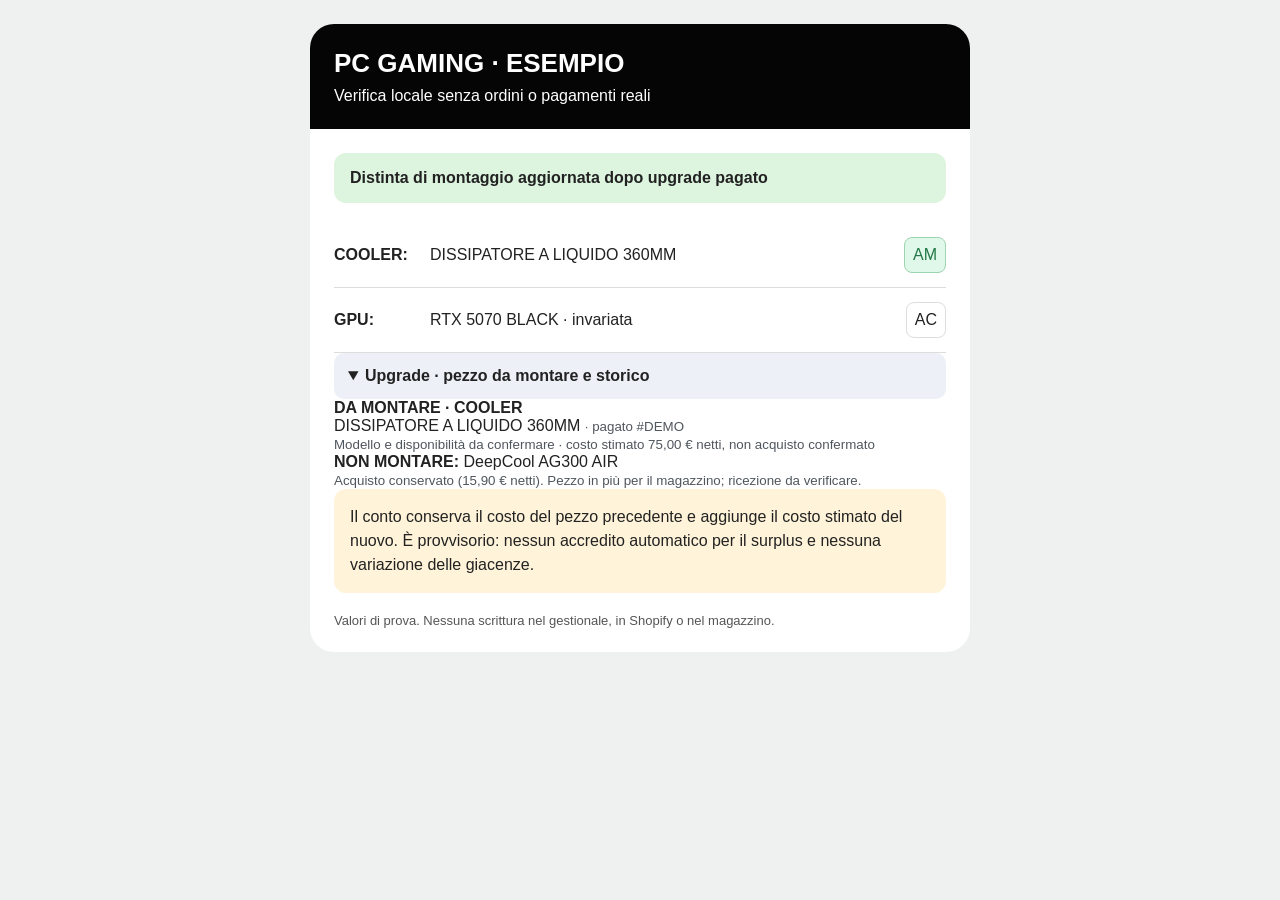
<file: tests/fixtures/upgrade-assembly.html>
<!doctype html><html lang="it"><meta charset="utf-8"><meta name="viewport" content="width=device-width,initial-scale=1">
<title>Verifica distinta upgrade · esempio locale</title>
<style>
body{background:#eef1f0;color:#222;font:16px Arial;margin:24px}.card{max-width:660px;margin:auto;background:white;border-radius:24px;overflow:hidden}.head{background:#050505;color:white;padding:24px}.head h1{font-size:26px;margin:0 0 8px}.body{padding:24px}.notice{padding:16px;border-radius:12px;background:#ddf5df;font-weight:bold;margin-bottom:20px}.component-row{display:flex;gap:16px;align-items:center;border-bottom:1px solid #ddd;padding:14px 0}.component-row strong{min-width:80px}.component-name-display{flex:1}.supplier-badge-clickable{border:1px solid #ddd;border-radius:8px;padding:8px}.acc-pezzo{border-top:1px solid #ddd;padding:18px 0;line-height:1.65}.acc-nota{background:#fff3d9;padding:16px;border-radius:12px;line-height:1.5}small{color:#50565d}summary{cursor:pointer;padding:14px;background:#eef0f7;border-radius:10px;font-weight:bold}#proof{font-size:13px;color:#555;margin-top:20px}@media(max-width:450px){body{margin:8px}.body{padding:16px}.component-row{gap:8px;font-size:14px}.component-row strong{min-width:62px}}
</style>
<div class="card"><div class="head"><h1>PC GAMING · ESEMPIO</h1>Verifica locale senza ordini o pagamenti reali</div><div class="body">
<div class="notice">Distinta di montaggio aggiornata dopo upgrade pagato</div>
<div id="components-demo"><div class="component-row" data-order-id="demo" data-component-type="COOLER"><strong>COOLER:</strong><span class="component-name-display" data-ean="DPAG300">DeepCool AG300 AIR</span><span class="supplier-badge-clickable" data-supplier="ABACO">ABA</span></div>
<div class="component-row" data-order-id="demo" data-component-type="GPU"><strong>GPU:</strong><span class="component-name-display" data-ean="RTX5070">RTX 5070 BLACK · invariata</span><span class="supplier-badge-clickable" data-supplier="ACTION">AC</span></div></div>
<details open><summary>Upgrade · pezzo da montare e storico</summary><div id="details"></div></details><div id="proof">Valori di prova. Nessuna scrittura nel gestionale, in Shopify o nel magazzino.</div>
</div></div><script src="../../assets/js/accoppiamento-auto.js"></script><script>
const plan=AccoppiamentoAuto.pianoMontaggioUpgrade({unita:0,pc_totale:1,upgrade_pagati:[{ordine_upgrade:'#DEMO',unita:0,categoria:'DISSIPATORE',valore:'DISSIPATORE A LIQUIDO 360MM'}],pezzi:[{tipo:'COOLER',cliente:'DISSIPATORE A LIQUIDO 360MM',fisso:{descrizione:'Dissipatore 360MM',fornitore:'AMAZON',costo:75}}]},[{tipo:'COOLER',ean:'DPAG300',nome:'DeepCool AG300 AIR',costo:15.9,fonte:'acquistato'}],{});
AccoppiamentoAuto.mostraMontaggioUpgrade('demo',plan);document.getElementById('details').innerHTML=AccoppiamentoAuto.dettagliMontaggioUpgrade(plan);
</script></html>
</file>
<file: assets/css/ios-desks.css>
/* Phase 3 — E1–E4 only. Original markup, visibility, handlers and calculations
   remain owned by the app. Selected native-sheet prototype, 04/10/2026. */
body.mg-ios #processed-container {
    /* Semantic → component tokens, scoped to these desks. */
    --desk-fill: var(--mg-card-surface);
    --desk-ink: var(--mg-text-primary);
    --desk-muted: var(--mg-text-secondary);
    --desk-line: var(--mg-border-subtle);
    --desk-track: #ededf0;
    --desk-blue: var(--mg-focus-blue);
    --desk-positive-fill: rgba(0,235,117,.24);
    --desk-positive-ink: #075b31;
    --desk-negative-fill: rgba(255,23,68,.22);
    --desk-negative-ink: #930823;
    --desk-warning-fill: rgba(255,122,0,.28);
    --desk-warning-ink: #743306;
    grid-template-columns: minmax(0,1fr);
    gap: 18px;
    max-width: 1440px;
    align-items: start;
}
body.mg-ios #processed-container .order-card {
    --desk-header: var(--mg-line-minimal);
    --desk-header-ink: var(--mg-white);
    --card-text: var(--desk-ink);
    --card-line: var(--desk-line);
    container-type: inline-size;
    min-width: 0;
    border: 1px solid var(--mg-card-border);
    border-radius: 20px;
    background: var(--desk-fill) !important;
    color: var(--desk-ink);
    box-shadow: var(--mg-shadow) !important;
    overflow: hidden;
    backdrop-filter: blur(10px);
    -webkit-backdrop-filter: blur(10px);
}
body.mg-ios #processed-container .order-card.mg-linea-msi { --desk-header: var(--mg-line-msi); }
body.mg-ios #processed-container .order-card.mg-linea-deepcool {
    --desk-header: var(--mg-line-deepcool);
    --desk-header-ink: #083344;
}
body.mg-ios #processed-container .order-card.mg-linea-configuratore { --desk-header: var(--mg-line-configurator); }
body.mg-ios #processed-container .card-header {
    box-sizing: border-box;
    padding: 22px 24px 12px;
    background: var(--desk-header) !important;
    color: var(--desk-header-ink) !important;
    border-bottom: 0;
}
body.mg-ios #processed-container .order-card-processed .card-header > div {
    display: grid !important;
    grid-template-columns: minmax(0,1fr) 44px;
    gap: 5px 16px;
}
body.mg-ios #processed-container .order-card-processed .card-header > div > div { display: contents !important; }
body.mg-ios #processed-container .card-header h2 {
    display: flex;
    align-items: center;
    flex-wrap: wrap;
    gap: 8px;
    grid-column: 1;
    grid-row: 1;
    min-width: 0;
    max-width: 100%;
    color: var(--desk-header-ink) !important;
    font-size: 24px;
    line-height: 1.3;
    font-weight: 750;
    letter-spacing: -.5px;
    overflow-wrap: anywhere;
}
body.mg-ios #processed-container .config-badge {
    grid-column: 1;
    grid-row: 2;
    min-width: 0;
    max-width: 100%;
    margin: 0;
    padding: 0 !important;
    color: var(--desk-header-ink) !important;
    background: transparent !important;
    border: 0 !important;
    font-size: 14px;
    line-height: 1.5;
    font-weight: 600;
    white-space: normal;
    overflow-wrap: anywhere;
}
body.mg-ios #processed-container .mg-tag-linea {
    margin: 0;
    padding: 5px 9px !important;
    max-width: 100%;
    border-radius: 8px;
    border: 1px solid currentColor;
    background: transparent !important;
    color: var(--desk-header-ink) !important;
    box-shadow: none !important;
    font-size: 10px !important;
    line-height: 1.3;
    font-weight: 750;
    letter-spacing: .5px;
    white-space: normal;
}
body.mg-ios #processed-container .operator-selector {
    grid-column: 2;
    grid-row: 1/3;
    align-self: center;
    box-sizing: border-box;
    width: 44px !important;
    height: 44px !important;
    border: 0 !important;
    border-radius: 10px !important;
    background: rgba(0,0,0,.18) !important;
    color: var(--desk-header-ink) !important;
    font-size: 12px !important;
}
body.mg-ios #processed-container .card-body { padding: 8px 24px 22px; }
body.mg-ios #processed-container .flip-front .card-body { display: flex; flex-direction: column; }
body.mg-ios #processed-container .flip-back { background: var(--desk-fill); }
body.mg-ios #processed-container [id^="components-"] {
    background: #f8f8fa !important;
    color: var(--desk-ink) !important;
    border: 0 !important;
    padding: 6px 16px;
    border-radius: 12px;
}
body.mg-ios #processed-container .component-row {
    min-height: 46px;
    padding: 2px 0;
    border-bottom: 1px solid #e9e9ed !important;
    gap: 16px;
    margin: 0 !important;
}
body.mg-ios #processed-container .component-row:last-child { border-bottom: 0 !important; }
body.mg-ios #processed-container .component-row > div {
    display: grid !important;
    grid-template-columns: 104px minmax(0,1fr);
    gap: 12px;
    align-items: center;
    min-width: 0;
}
body.mg-ios #processed-container .component-row strong { color: var(--desk-ink) !important; font-size: 12px !important; font-weight: 700; }
body.mg-ios #processed-container .component-name-display {
    color: var(--desk-ink) !important;
    font-size: 14px !important;
    line-height: 1.4;
    white-space: normal !important;
    overflow-wrap: anywhere;
    margin: 0 !important;
    padding: 0 !important;
    font-weight: 600 !important;
}
body.mg-ios #processed-container .supplier-badge-clickable {
    box-sizing: border-box;
    min-width: 44px !important;
    min-height: 44px;
    border: 0 !important;
    border-radius: 10px !important;
    background: #eeeff2 !important;
    color: #515765 !important;
    font-size: 11px !important;
    font-weight: 500;
    cursor: pointer;
    display: inline-flex !important;
    align-items: center;
    justify-content: center;
}
body.mg-ios #processed-container .acc-barra {
    background: transparent;
    border: 0;
    box-shadow: none;
    padding: 0 0 4px;
    gap: 8px;
}
body.mg-ios #processed-container .acc-barra button {
    min-height: 44px;
    padding: 10px 16px;
    border: 0;
    border-radius: 11px;
    background: #e9eaed;
    color: #474d5a;
    font: 650 12px/1.4 -apple-system, BlinkMacSystemFont, 'SF Pro Text', 'Segoe UI', sans-serif;
}
body.mg-ios #processed-container .acc-barra .acc-btn-conferma { background: #242731; color: #fff; }
body.mg-ios #processed-container .acc-barra .acc-btn-conferma:hover:not(:disabled) { background: #363b48; }
body.mg-ios #processed-container .acc-barra-stato { color: var(--desk-muted); font-size: 12px; margin-left: auto; }
body.mg-ios #processed-container .acc-utile {
    order: -1;
    margin: 16px 0 18px;
    padding: 0;
    border: 0 !important;
    border-radius: 0;
    background: transparent !important;
    color: var(--desk-ink) !important;
    font-size: 14px;
}
body.mg-ios #processed-container .acc-esito {
    box-sizing: border-box;
    min-height: 44px;
    padding: 12px 16px;
    margin: 0 0 14px;
    border: 0;
    border-radius: 11px;
    font-size: 13px;
    line-height: 1.4;
    font-weight: 650;
    letter-spacing: 0;
}
body.mg-ios #processed-container .acc-esito.pos { background: var(--desk-positive-fill) !important; color: var(--desk-positive-ink) !important; --desk-state-icon: url('../icons/check.svg'); }
body.mg-ios #processed-container .acc-esito.neg { background: var(--desk-negative-fill) !important; color: var(--desk-negative-ink) !important; --desk-state-icon: url('../icons/x.svg'); }
body.mg-ios #processed-container .acc-esito:is(.basso,.incompleto) { background: var(--desk-warning-fill) !important; color: var(--desk-warning-ink) !important; --desk-state-icon: url('../icons/warning.svg'); }
body.mg-ios #processed-container .mg-desk-profit {
    display: grid;
    grid-template-columns: 18px minmax(0,1fr);
    column-gap: 8px;
    align-items: start;
}
body.mg-ios #processed-container .mg-desk-profit::before {
    content: '';
    width: 18px;
    height: 18px;
    margin-top: .05em;
    background: currentColor;
    mask: var(--desk-state-icon) center / contain no-repeat;
    -webkit-mask: var(--desk-state-icon) center / contain no-repeat;
}
body.mg-ios #processed-container .acc-menu {
    display: grid;
    grid-template-columns: repeat(3,minmax(0,1fr));
    gap: 4px;
    padding: 5px;
    margin: 0 0 14px;
    border: 0;
    border-radius: 13px;
    background: var(--desk-track);
}
/* Only the redundant card shortcut is hidden; the main Panoramica is untouched. */
body.mg-ios #processed-container .acc-menu button[data-vai] { display: none !important; }
body.mg-ios #processed-container .acc-menu button {
    min-height: 48px;
    min-width: 0;
    padding: 9px 10px;
    gap: 8px;
    border: 0 !important;
    border-radius: 10px;
    background: transparent !important;
    color: #555b69 !important;
    font: 550 13px/1.4 -apple-system, BlinkMacSystemFont, 'SF Pro Text', 'Segoe UI', sans-serif;
    box-shadow: none;
}
body.mg-ios #processed-container .acc-menu button.attivo { background: #fff !important; color: var(--desk-ink) !important; box-shadow: var(--mg-shadow); font-weight: 700; }
body.mg-ios #processed-container .acc-menu button:hover:not(.attivo):not(:disabled) { background: var(--mg-gray-200) !important; color: var(--desk-ink) !important; }
body.mg-ios #processed-container .acc-menu button.allerta:not(.attivo) { color: var(--desk-warning-ink) !important; }
body.mg-ios #processed-container .acc-sez { border: 0; margin: 0; padding: 0; }
body.mg-ios #processed-container .acc-nota { color: var(--desk-muted); font-size: 12px; padding-bottom: 10px; }
body.mg-ios #processed-container .acc-pezzo { display: grid; padding: 12px 0; gap: 3px 18px; border-bottom: 1px solid var(--desk-line); grid-template-columns: minmax(0,1fr) 90px 80px; }
body.mg-ios #processed-container .acc-pezzo:last-child { border-bottom: 0; }
body.mg-ios #processed-container :is(.acc-pezzo > .riga,.acc-pezzo-sotto) { display: contents; }
body.mg-ios #processed-container .acc-pezzo > .riga > span:first-child { min-width: 0; font-size: 14px; line-height: 1.45; overflow-wrap: anywhere; }
body.mg-ios #processed-container .acc-pezzo > .riga > span:first-child b { font-size: 12px; margin-right: 8px; }
body.mg-ios #processed-container .acc-pezzo > .riga > span:last-child { grid-column: 2; grid-row: 1; font-size: 16px; font-weight: 650; color: var(--desk-ink); font-variant-numeric: tabular-nums; text-align: right; }
body.mg-ios #processed-container .acc-pezzo-sotto > div { grid-column: 1/3; grid-row: 2; color: var(--desk-muted) !important; font-size: 12px; line-height: 1.5; opacity: 1; overflow-wrap: anywhere; }
body.mg-ios #processed-container .acc-cambia {
    grid-column: 3;
    grid-row: 1/3;
    align-self: center;
    min-width: 72px;
    min-height: 44px;
    padding: 6px 8px;
    border: 0 !important;
    border-radius: 8px;
    color: var(--desk-blue) !important;
    background: transparent !important;
    font: 500 13px/1.4 -apple-system, BlinkMacSystemFont, 'SF Pro Text', 'Segoe UI', sans-serif;
    box-shadow: none;
}
body.mg-ios #processed-container .acc-cambia:hover:not(:disabled) { background: #eaf1ff !important; }
body.mg-ios #processed-container .acc-conto .riga { padding: 8px 0; border-color: var(--desk-line); font-size: 14px; }
body.mg-ios #processed-container .acc-conto .riga.finale { background: #f4f5f7; padding: 14px; border-radius: 11px; border: 0; }
body.mg-ios #processed-container :is(.acc-avvisi,.mancanti,.acc-consiglio) { color: var(--desk-warning-ink) !important; background: var(--desk-warning-fill); padding: 8px; border-radius: 8px; overflow-wrap: anywhere; }
body.mg-ios #processed-container :is(.acc-link,.mancanti a) { color: var(--desk-blue); }
body.mg-ios #processed-container :is(.acc-pos,.acc-acquistati-mini,.acc-acquistato) { color: var(--desk-positive-ink); }
body.mg-ios #processed-container .acc-neg { color: var(--desk-negative-ink); }
body.mg-ios #processed-container .acc-riga-opzione { gap: 8px; }
body.mg-ios #processed-container .acc-opz-testo { flex-wrap: wrap; overflow: visible; }
body.mg-ios #processed-container .acc-opz-testo strong { color: var(--desk-blue); white-space: normal; }
body.mg-ios #processed-container .acc-opz-testo span { color: var(--desk-ink); white-space: normal; overflow-wrap: anywhere; }
body.mg-ios #processed-container .acc-prezzo { box-sizing: border-box; min-height: 44px; max-width: 100%; background: var(--mg-gray-100); color: var(--desk-ink); border-color: var(--desk-line); }
body.mg-ios #processed-container .card-footer { padding: 10px 24px 18px !important; background: transparent !important; border-top: 0 !important; gap: 12px; }
body.mg-ios #processed-container .add-custom-item-btn { min-height: 44px; padding: 10px 0 !important; background: transparent !important; color: var(--desk-blue) !important; border: 0 !important; font: 500 13px/1.4 -apple-system, BlinkMacSystemFont, 'SF Pro Text', 'Segoe UI', sans-serif; text-align: left; justify-content: flex-start; }
body.mg-ios #processed-container .add-custom-item-btn:hover { background: #eaf1ff !important; }
body.mg-ios #processed-container :is(.contact-email-btn,.contact-whatsapp-btn) { min-width: 44px; min-height: 44px; border-radius: 11px; background: #f0f1f3 !important; color: var(--desk-blue); border: 0 !important; box-sizing: border-box; }
body.mg-ios #processed-container .line-items { color: var(--desk-ink); table-layout: fixed; width: 100%; }
body.mg-ios #processed-container .line-items td { overflow-wrap: anywhere; }
body.mg-ios #processed-container :is(.total-amount,.custom-prop strong) { color: var(--desk-ink); }
body.mg-ios #processed-container :is(.total-label,.custom-prop) { color: var(--desk-muted); }
body.mg-ios #processed-container button { cursor: pointer; }
body.mg-ios #processed-container button:disabled { opacity: .5; cursor: not-allowed; }
body.mg-ios #processed-container :is(button,a,input,[tabindex]):focus-visible { outline: 3px solid var(--desk-blue) !important; outline-offset: 3px; }
body.mg-ios #processed-container .card-header :is(button,[tabindex]):focus-visible { outline-color: var(--desk-header-ink) !important; }
body.mg-ios #processed-container .mg-desk-icon { display: inline-flex; align-items: center; justify-content: center; gap: 7px; }
body.mg-ios #processed-container .mg-desk-icon::before { content: ''; width: 19px; height: 19px; flex: 0 0 19px; background: currentColor; mask: var(--desk-icon) center / contain no-repeat; -webkit-mask: var(--desk-icon) center / contain no-repeat; }
body.mg-ios #processed-container .acc-cambia.mg-desk-icon::before { content: none; }
/* Hide decorative emoji visually, retaining original textContent and labels. */
body.mg-ios #processed-container .mg-desk-original-decor { position: absolute !important; width: 1px !important; height: 1px !important; padding: 0 !important; margin: -1px !important; overflow: hidden !important; clip-path: inset(50%); white-space: nowrap !important; }
body.mg-ios #processed-container .mg-desk-icon > img { position: absolute; opacity: 0; width: 1px !important; height: 1px !important; pointer-events: none; }
body.mg-ios #processed-container > p { position: static !important; grid-column: 1/-1; transform: none !important; width: auto !important; color: var(--desk-muted) !important; padding: 32px; margin: 0; border-radius: 20px; background: var(--desk-fill); font-size: 16px !important; }
@media (min-width: 769px) { body.mg-ios #processed-container { grid-template-columns: repeat(2,minmax(0,1fr)); } }
@media (min-width: 1280px) { body.mg-ios #processed-container { grid-template-columns: repeat(3,minmax(0,1fr)); } }
@container (max-width: 650px) {
    body.mg-ios #processed-container .card-header { padding: 18px 18px 12px; }
    body.mg-ios #processed-container .card-header h2 { font-size: 22px; }
    body.mg-ios #processed-container .config-badge { font-size: 13px; }
    body.mg-ios #processed-container .card-body { padding: 4px 18px 18px; }
    body.mg-ios #processed-container [id^="components-"] { padding: 4px 10px; }
    body.mg-ios #processed-container .component-row { padding: 6px 0; gap: 10px; }
    body.mg-ios #processed-container .component-row > div { grid-template-columns: minmax(0,1fr); gap: 0; }
    body.mg-ios #processed-container .acc-menu { gap: 2px; padding: 4px; }
    body.mg-ios #processed-container .acc-menu button { flex-direction: column; gap: 4px; padding: 8px 3px; font-size: 11px; line-height: 1.25; min-height: 58px; }
    body.mg-ios #processed-container .acc-pezzo { grid-template-columns: minmax(0,1fr) 76px; gap: 3px 8px; }
    body.mg-ios #processed-container .acc-pezzo > .riga > span:last-child { grid-row: 2; grid-column: 1; text-align: left; font-size: 15px; }
    body.mg-ios #processed-container .acc-pezzo-sotto > div { grid-row: 3; grid-column: 1/-1; }
    body.mg-ios #processed-container .acc-cambia { grid-column: 2; grid-row: 2; min-width: 64px; font-size: 12px; }
    body.mg-ios #processed-container .card-footer { padding: 4px 18px 18px !important; }
}
@media (max-width: 768px) {
    body.mg-ios #processed-container .order-card { border-radius: 17px; margin-bottom: 0 !important; }
    body.mg-ios #processed-container .acc-barra { flex-wrap: wrap; gap: 6px; }
    body.mg-ios #processed-container .acc-barra button { flex: 1 1 160px; font-size: 11px; padding: 10px; }
    body.mg-ios #processed-container .acc-barra-stato { width: 100%; margin: 0; }
    body.mg-ios #processed-container .acc-esito { font-size: 12px; padding: 12px; }
    body.mg-ios #processed-container .acc-menu button { font-size: 10px; }
    body.mg-ios #processed-container .component-name-display { font-size: 13px !important; }
    body.mg-ios #processed-container .acc-pezzo > .riga > span:first-child { font-size: 13px; }
    body.mg-ios #processed-container .acc-pezzo-sotto > div { font-size: 11px; }
}
/* 05/10 (Antonio): righe dei componenti piu' basse, per leggere piu' pezzi senza scorrere. Tipo e nome sulla stessa
   riga anche nelle schede strette; il fornitore resta cliccabile (44px sui touch, piu' basso col mouse). */
body.mg-ios #processed-container [id^="components-"] { padding: 2px 12px; }
body.mg-ios #processed-container .component-row { min-height: 0; padding: 5px 0; gap: 8px; }
body.mg-ios #processed-container .component-row > div { grid-template-columns: 74px minmax(0,1fr); gap: 6px; align-items: baseline; }
body.mg-ios #processed-container .component-row strong { font-size: 11px !important; overflow: hidden; text-overflow: ellipsis; }
body.mg-ios #processed-container .component-name-display { font-size: 13px !important; line-height: 1.3; }
@container (max-width: 650px) {
    body.mg-ios #processed-container [id^="components-"] { padding: 2px 10px; }
    body.mg-ios #processed-container .component-row { padding: 5px 0; gap: 8px; }
    body.mg-ios #processed-container .component-row > div { grid-template-columns: 74px minmax(0,1fr); gap: 6px; }
}
@media (pointer: fine) {
    body.mg-ios #processed-container .supplier-badge-clickable { min-height: 28px; min-width: 40px !important; padding: 0 6px !important; }
}
/* 05/10 (Antonio): anche la sezione «Pezzi» piu' stretta. Nome e prezzo sulla stessa riga, sotto i dettagli con
   «Cambia» accanto; meno spazio tra un pezzo e l'altro. «Cambia» resta da 44px sui touch, piu' basso col mouse. */
body.mg-ios #processed-container .acc-pezzo { padding: 6px 0; gap: 1px 12px; }
body.mg-ios #processed-container .acc-pezzo > .riga > span:first-child { line-height: 1.35; }
body.mg-ios #processed-container .acc-pezzo-sotto > div { line-height: 1.35; }
@container (max-width: 650px) {
    body.mg-ios #processed-container .acc-pezzo { grid-template-columns: minmax(0,1fr) 84px; gap: 1px 8px; padding: 6px 0; }
    body.mg-ios #processed-container .acc-pezzo > .riga > span:first-child { grid-column: 1; grid-row: 1; font-size: 13px; }
    body.mg-ios #processed-container .acc-pezzo > .riga > span:last-child { grid-column: 2; grid-row: 1; text-align: right; font-size: 14px; }
    body.mg-ios #processed-container .acc-pezzo-sotto > div { grid-column: 1; grid-row: 2; font-size: 11px; }
    body.mg-ios #processed-container .acc-cambia { grid-column: 2; grid-row: 2; align-self: start; justify-self: end; min-width: 0; }
}
@media (pointer: fine) {
    body.mg-ios #processed-container .acc-cambia { min-height: 26px; padding: 2px 8px; }
}
/* Ogni azione ha la sua area cliccabile: i due pulsanti non occupano più la stessa cella. */
body.mg-ios #processed-container .acc-pezzo { grid-template-columns: minmax(0,1fr) auto; }
body.mg-ios #processed-container .acc-pezzo > .riga > span:last-child { grid-column: 2; grid-row: 1; }
body.mg-ios #processed-container .acc-pezzo-sotto > div:not(.acc-azioni-pezzo) { grid-column: 1/-1; grid-row: 2; }
body.mg-ios #processed-container .acc-pezzo-sotto > .acc-azioni-pezzo {
    grid-column: 1/-1; grid-row: 3; display: flex; flex-wrap: wrap;
    justify-content: flex-end; gap: 8px; margin-top: 5px; min-width: 0;
}
body.mg-ios #processed-container .acc-azioni-pezzo .acc-cambia {
    flex: 0 1 auto; min-width: 0; min-height: 36px; padding: 6px 10px;
    border: 1px solid #d6dee8 !important; background: #f4f7fb !important;
    white-space: normal; margin: 0; position: static;
}
@media (pointer: coarse) {
    body.mg-ios #processed-container .acc-azioni-pezzo .acc-cambia { min-height: 44px; }
}
/* 05/10 (Antonio): i pulsanti della scheda (Conto, Pezzi, Opzioni, Avvisi, Ordine cliente) sempre su una sola riga,
   tutti della stessa larghezza, anche quando sono 4 o 5. */
body.mg-ios #processed-container .acc-menu { grid-template-columns: none; grid-auto-flow: column; grid-auto-columns: minmax(0,1fr); }
@media (prefers-reduced-motion: reduce) { body.mg-ios #processed-container * { transition: none !important; animation: none !important; } }
</file>
<file: assets/css/navigation-lifecycle.css>
/* Bound legacy and dynamically created dialogs on desktop and phones alike. */
.mg-managed-dialog,.mg-managed-dialog-content { box-sizing:border-box; min-width:0!important; max-width:calc(100vw - 24px)!important; max-height:calc(100dvh - 24px)!important; overflow-y:auto; overscroll-behavior:contain; }
.mg-managed-dialog :is(input,select,textarea) { max-width:100%; box-sizing:border-box; }
.mg-managed-dialog button { min-height:44px; }
@media(max-width:640px) {
    .mg-managed-dialog { left:50%!important; top:50%!important; transform:translate(-50%,-50%)!important; }
    .mg-managed-dialog [style*="display: flex"] { min-width:0; }
    .acc-finestra-bottoni { flex-wrap:wrap; }
}
</file>
<file: assets/css/style.css>
::-webkit-scrollbar {
    width: 10px;
    height: 15px;
}

::-webkit-scrollbar-track-piece {
    background-color: #292929;
}

::-webkit-scrollbar-thumb:vertical {
    height: 30px;
    background: linear-gradient(to bottom, #292929, #8E44AD, #292929);
}

body {
    font-family: 'Segoe UI', Tahoma, Geneva, Verdana, sans-serif;
    background: url('../img/background.avif') no-repeat center center fixed;
    background-size: cover;
    min-height: 100vh;
    padding: 0;
    margin: 0;
    color: #333;
    overflow-x: hidden;
}


body.no-scroll {
    overflow: hidden !important;
    position: fixed;
    width: 100%;
}


#gpo-mapping-page {
    -webkit-overflow-scrolling: touch;
}

#gpo-mapping-page #gpo-mapping-list {
    margin-bottom: 100px;
}


#custom-components-page {
    -webkit-overflow-scrolling: touch;
}

#custom-components-page #custom-components-list {
    margin-bottom: 100px;
}

html {
    overscroll-behavior: none;
    overflow-x: hidden;
}

.bg-selector-btn {
    position: fixed;
    top: 20px;
    right: 20px;
    height: 40px;
    width: 60px;
    border-radius: 8px;
    background: rgba(255, 255, 255, 0.3);
-webkit-backdrop-filter: blur(15px);
backdrop-filter: blur(15px);

    border: 1px solid rgba(255, 255, 255, 0.3);
    cursor: pointer;
    display: flex;
    align-items: center;
    justify-content: center;
    transition: all 0.3s ease;
    z-index: 10000;
    box-shadow: 0 2px 8px rgba(0, 0, 0, 0.2);
    padding: 0;
}

.bg-selector-btn:hover {
    background: rgba(255, 255, 255, 0.4);
    transform: scale(1.05);
    box-shadow: 0 4px 12px rgba(0, 0, 0, 0.3);
}

.settings-btn {
    height: 50px;
    width: 50px;
    border-radius: 50%;
    background: rgba(255, 255, 255, 0.3);
    backdrop-filter: blur(15px);
    -webkit-backdrop-filter: blur(15px);
    border: 1px solid rgba(255, 255, 255, 0.3);
    cursor: pointer;
    display: flex;
    align-items: center;
    justify-content: center;
    transition: all 0.3s ease;
    z-index: 10000;
    box-shadow: 0 2px 8px rgba(0, 0, 0, 0.2);
    padding: 0;
}

.settings-btn:hover {
    background: rgba(255, 255, 255, 0.4);
    transform: scale(1.1);
    box-shadow: 0 4px 12px rgba(0, 0, 0, 0.3);
}

.top-actions-container {
    position: fixed;
    top: 20px;
    right: 20px;
    display: flex;
    align-items: center;
    justify-content: flex-end;
    gap: 15px;
    z-index: 10000;
}

.search-btn {
    height: 50px;
    width: 50px;
    border-radius: 50%;
    background: rgba(255, 255, 255, 0.3);
    backdrop-filter: blur(15px);
    -webkit-backdrop-filter: blur(15px);
    border: 1px solid rgba(255, 255, 255, 0.3);
    cursor: pointer;
    display: flex;
    align-items: center;
    justify-content: center;
    transition: all 0.3s ease;
    z-index: 10000;
    box-shadow: 0 2px 8px rgba(0, 0, 0, 0.2);
    padding: 0;
}

.search-btn:hover {
    background: rgba(255, 255, 255, 0.4);
    transform: scale(1.1);
    box-shadow: 0 4px 12px rgba(0, 0, 0, 0.3);
}

.inventory-btn {
    position: fixed !important;
    top: 20px !important;
    right: 150px !important;
    height: 50px;
    width: 50px;
    border-radius: 50%;
    background: rgba(255, 255, 255, 0.3);
    backdrop-filter: blur(15px);
    -webkit-backdrop-filter: blur(15px);
    border: 1px solid rgba(255, 255, 255, 0.3);
    cursor: pointer;
    display: flex;
    align-items: center;
    justify-content: center;
    transition: all 0.3s ease;
    z-index: 10000;
    box-shadow: 0 2px 8px rgba(0, 0, 0, 0.2);
    padding: 0;
    overflow: hidden;
}

.inventory-btn img {
    width: 32px;
    height: 32px;
    object-fit: contain;
}

.inventory-btn:hover {
    background: rgba(255, 255, 255, 0.4);
    transform: scale(1.1);
    box-shadow: 0 4px 12px rgba(0, 0, 0, 0.3);
}

.standard-configs-btn {
    height: 50px;
    width: 50px;
    border-radius: 50%;
    background: rgba(255, 255, 255, 0.3);
    backdrop-filter: blur(15px);
    -webkit-backdrop-filter: blur(15px);
    border: 1px solid rgba(255, 255, 255, 0.3);
    cursor: pointer;
    display: flex;
    align-items: center;
    justify-content: center;
    transition: all 0.3s ease;
    z-index: 10000;
    box-shadow: 0 2px 8px rgba(0, 0, 0, 0.2);
    padding: 0;
}

.standard-configs-btn:hover {
    background: rgba(255, 255, 255, 0.4);
    transform: scale(1.1);
    box-shadow: 0 4px 12px rgba(0, 0, 0, 0.3);
}

.add-manual-order-btn {
    height: 50px;
    width: 50px;
    border-radius: 50%;
    background: rgba(255, 255, 255, 0.3);
    backdrop-filter: blur(15px);
    -webkit-backdrop-filter: blur(15px);
    border: 1px solid rgba(255, 255, 255, 0.3);
    cursor: pointer;
    display: flex;
    align-items: center;
    justify-content: center;
    transition: all 0.3s ease;
    z-index: 10000;
    box-shadow: 0 2px 8px rgba(0, 0, 0, 0.2);
    padding: 0;
}

.add-manual-order-btn:hover {
    background: rgba(255, 255, 255, 0.4);
    transform: scale(1.1);
    box-shadow: 0 4px 12px rgba(0, 0, 0, 0.3);
}

.custom-components-btn {
    height: 50px;
    width: 50px;
    border-radius: 50%;
    background: rgba(255, 255, 255, 0.3);
    backdrop-filter: blur(15px);
    -webkit-backdrop-filter: blur(15px);
    border: 1px solid rgba(255, 255, 255, 0.3);
    cursor: pointer;
    display: flex;
    align-items: center;
    justify-content: center;
    transition: all 0.3s ease;
    z-index: 10000;
    box-shadow: 0 2px 8px rgba(0, 0, 0, 0.2);
    padding: 0;
}

.custom-components-btn:hover {
    background: rgba(255, 255, 255, 0.4);
    transform: scale(1.1);
    box-shadow: 0 4px 12px rgba(0, 0, 0, 0.3);
}

.gpo-mapping-btn {
    height: 50px;
    width: 50px;
    border-radius: 50%;
    background: linear-gradient(135deg, rgba(155, 89, 182, 0.6), rgba(142, 68, 173, 0.6));
    backdrop-filter: blur(15px);
    -webkit-backdrop-filter: blur(15px);
    border: 1px solid rgba(155, 89, 182, 0.5);
    cursor: pointer;
    display: flex;
    align-items: center;
    justify-content: center;
    transition: all 0.3s ease;
    z-index: 10000;
    box-shadow: 0 2px 8px rgba(155, 89, 182, 0.3);
    padding: 0;
}

.gpo-mapping-btn:hover {
    background: linear-gradient(135deg, rgba(155, 89, 182, 0.8), rgba(142, 68, 173, 0.8));
    transform: scale(1.1);
    box-shadow: 0 4px 12px rgba(155, 89, 182, 0.5);
}

.export-btn {
    height: 50px;
    width: 50px;
    border-radius: 50%;
    background: rgba(255, 255, 255, 0.3);
    backdrop-filter: blur(15px);
    -webkit-backdrop-filter: blur(15px);
    border: 1px solid rgba(255, 255, 255, 0.3);
    cursor: pointer;
    display: flex;
    align-items: center;
    justify-content: center;
    transition: all 0.3s ease;
    z-index: 10000;
    box-shadow: 0 2px 8px rgba(0, 0, 0, 0.2);
    padding: 0;
}

.export-btn:hover {
    background: rgba(255, 255, 255, 0.4);
    transform: scale(1.1);
    box-shadow: 0 4px 12px rgba(0, 0, 0, 0.3);
}

.export-btn:disabled {
    opacity: 0.45;
    cursor: not-allowed;
    transform: none;
    box-shadow: 0 2px 8px rgba(0, 0, 0, 0.12);
}

.export-btn:disabled:hover {
    background: rgba(255, 255, 255, 0.3);
    transform: none;
    box-shadow: 0 2px 8px rgba(0, 0, 0, 0.12);
}

.generate-orders-btn-top {
    position: fixed;
    top: 20px;
    left: 20px;
    background: linear-gradient(135deg, #27ae60, #2ecc71);
    color: white;
    border: none;
    padding: 12px 24px;
    border-radius: 50px;
    font-size: 0.95em;
    font-weight: 700;
    cursor: pointer;
    box-shadow: 0 4px 12px rgba(46, 204, 113, 0.4);
    transition: all 0.3s ease;
    z-index: 10000;
    backdrop-filter: blur(15px);
    -webkit-backdrop-filter: blur(15px);
    border: 1px solid rgba(46, 204, 113, 0.3);
    display: flex;
    align-items: center;
    justify-content: center;
    height: 48px;
}

.generate-orders-btn-top:hover {
    transform: scale(1.05);
    box-shadow: 0 6px 16px rgba(46, 204, 113, 0.6);
    background: linear-gradient(135deg, #229954, #27ae60);
}

.search-bar {
    position: fixed;
    top: 85px;
    right: 20px;
    width: 350px;
    background: rgba(30, 30, 30, 0.95);
    backdrop-filter: blur(20px);
    -webkit-backdrop-filter: blur(20px);
    border-radius: 12px;
    border: 1px solid rgba(255, 255, 255, 0.2);
    box-shadow: 0 4px 16px rgba(0, 0, 0, 0.3);
    padding: 12px;
    z-index: 9999;
    display: flex;
    align-items: center;
    gap: 8px;
    animation: slideDown 0.3s ease;
}

.search-input {
    flex: 1;
    background: rgba(255, 255, 255, 0.1);
    border: 1px solid rgba(255, 255, 255, 0.2);
    border-radius: 8px;
    padding: 10px 14px;
    color: white;
    font-size: 0.95em;
    outline: none;
    transition: all 0.3s ease;
}

.search-input::placeholder {
    color: rgba(255, 255, 255, 0.5);
}

.search-input:focus {
    background: rgba(255, 255, 255, 0.15);
    border-color: rgba(93, 173, 226, 0.6);
    box-shadow: 0 0 0 2px rgba(93, 173, 226, 0.2);
}

.search-clear-btn {
    width: 32px;
    height: 32px;
    border-radius: 50%;
    background: rgba(231, 76, 60, 0.3);
    border: 1px solid rgba(231, 76, 60, 0.5);
    color: #e74c3c;
    font-size: 16px;
    cursor: pointer;
    display: flex;
    align-items: center;
    justify-content: center;
    transition: all 0.3s ease;
    flex-shrink: 0;
}

.search-clear-btn:hover {
    background: rgba(231, 76, 60, 0.5);
    transform: scale(1.1);
}

@keyframes slideDown {
    from {
        opacity: 0;
        transform: translateY(-10px);
    }
    to {
        opacity: 1;
        transform: translateY(0);
    }
}

.settings-popup {
    position: fixed;
    top: 0;
    left: 0;
    width: 100%;
    height: 100%;
    background: rgba(0, 0, 0, 0.7);
    backdrop-filter: blur(10px);
    -webkit-backdrop-filter: blur(10px);
    z-index: 10001;
    display: flex;
    align-items: center;
    justify-content: center;
    animation: fadeIn 0.3s ease;
}

.settings-popup-content {
    background: rgba(30, 30, 30, 0.95);
    backdrop-filter: blur(20px);
    -webkit-backdrop-filter: blur(20px);
    border-radius: 16px;
    border: 1px solid rgba(255, 255, 255, 0.2);
    box-shadow: 0 8px 32px rgba(0, 0, 0, 0.4);
    width: 90%;
    max-width: 500px;
    max-height: 80vh;
    overflow: hidden;
    animation: slideIn 0.3s ease;
}

.settings-header {
    background: rgba(52, 152, 219, 0.3);
    padding: 20px;
    border-bottom: 1px solid rgba(255, 255, 255, 0.1);
    display: flex;
    justify-content: space-between;
    align-items: center;
}

.settings-close-btn {
    background: transparent;
    border: none;
    color: rgba(255, 255, 255, 0.7);
    width: 40px;
    height: 40px;
    border-radius: 50%;
    cursor: pointer;
    font-size: 1.8em;
    font-weight: 300;
    display: flex;
    align-items: center;
    justify-content: center;
    transition: all 0.3s ease;
}

.settings-close-btn:hover {
    color: rgba(255, 255, 255, 1);
    transform: rotate(90deg);
}

.settings-body {
    padding: 20px;
    max-height: calc(80vh - 80px);
    overflow-y: auto;
}

.settings-option {
    margin-bottom: 25px;
    padding: 16px;
    background: rgba(255, 255, 255, 0.05);
    border-radius: 10px;
    border: 1px solid rgba(255, 255, 255, 0.1);
}

.settings-option-header {
    display: flex;
    align-items: center;
    margin-bottom: 12px;
}

.settings-option-header .settings-icon {
    display: none;
}

.settings-option-header label {
    color: rgba(255, 255, 255, 0.95);
    font-weight: 600;
    font-size: 0.95em;
    margin: 0;
}

.settings-description {
    color: rgba(255, 255, 255, 0.5);
    font-size: 0.85em;
    margin: 8px 0 0 0;
}

.settings-action-btn {
    width: 100%;
    padding: 10px 14px;
    background: rgba(52, 152, 219, 0.3);
    border: 1px solid rgba(52, 152, 219, 0.5);
    color: white;
    border-radius: 8px;
    cursor: pointer;
    font-size: 0.9em;
    font-weight: 600;
    display: flex;
    align-items: center;
    justify-content: center;
    transition: all 0.3s ease;
    margin-top: 8px;
}

.settings-action-btn:hover {
    background: rgba(52, 152, 219, 0.5);
    transform: translateY(-2px);
    box-shadow: 0 4px 12px rgba(52, 152, 219, 0.3);
}

.settings-danger-btn {
    background: rgba(231, 76, 60, 0.3);
    border-color: rgba(231, 76, 60, 0.5);
}

.settings-danger-btn:hover {
    background: rgba(231, 76, 60, 0.5);
    box-shadow: 0 4px 12px rgba(231, 76, 60, 0.3);
}

.toggle-label {
    margin-left: 12px;
    color: rgba(255, 255, 255, 0.8);
    font-size: 0.9em;
}

.settings-drop-zone {
    border: 2px dashed rgba(255, 255, 255, 0.3);
    border-radius: 10px;
    padding: 30px 20px;
    text-align: center;
    cursor: pointer;
    transition: all 0.3s ease;
    background: rgba(255, 255, 255, 0.03);
}

.settings-drop-zone:hover {
    border-color: rgba(52, 152, 219, 0.6);
    background: rgba(52, 152, 219, 0.1);
}

.settings-drop-zone.drag-over {
    border-color: rgba(46, 204, 113, 0.8);
    background: rgba(46, 204, 113, 0.15);
    transform: scale(1.02);
}


.inventory-popup {
    position: fixed;
    top: 0;
    left: 0;
    width: 100%;
    height: 100%;
    background: rgba(0, 0, 0, 0.7);
    backdrop-filter: blur(10px);
    -webkit-backdrop-filter: blur(10px);
    z-index: 10001;
    display: flex;
    align-items: center;
    justify-content: center;
    animation: fadeIn 0.3s ease;
}

.inventory-popup-content {
    background: rgba(30, 30, 30, 0.95);
    backdrop-filter: blur(20px);
    -webkit-backdrop-filter: blur(20px);
    border-radius: 16px;
    border: 1px solid rgba(255, 255, 255, 0.2);
    box-shadow: 0 8px 32px rgba(0, 0, 0, 0.4);
    width: 95%;
    max-width: 1200px;
    max-height: 90vh;
    animation: slideIn 0.3s ease;
}

.inventory-header {
    background: rgba(142, 68, 173, 0.3);
    padding: 20px;
    border-bottom: 1px solid rgba(255, 255, 255, 0.1);
    display: flex;
    justify-content: space-between;
    align-items: center;
}

.inventory-header h2 {
    margin: 0;
    color: rgba(255, 255, 255, 0.95);
    font-size: 1.5em;
}

.inventory-close-btn {
    background: transparent;
    border: none;
    color: rgba(255, 255, 255, 0.7);
    width: 40px;
    height: 40px;
    border-radius: 50%;
    cursor: pointer;
    font-size: 1.8em;
    font-weight: 300;
    display: flex;
    align-items: center;
    justify-content: center;
    transition: all 0.3s ease;
}

.inventory-close-btn:hover {
    color: rgba(255, 255, 255, 1);
    background: rgba(255, 255, 255, 0.1);
}

.inventory-body {
    padding: 20px;
    max-height: calc(90vh - 80px);
}

.inventory-controls {
    margin-bottom: 20px;
    display: flex;
    justify-content: flex-start;
}

.inventory-action-btn {
    padding: 12px 24px;
    background: rgba(142, 68, 173, 0.3);
    border: 1px solid rgba(142, 68, 173, 0.5);
    color: white;
    border-radius: 8px;
    cursor: pointer;
    font-size: 0.95em;
    font-weight: 600;
    transition: all 0.3s ease;
}

.inventory-action-btn:hover {
    background: rgba(142, 68, 173, 0.5);
    transform: translateY(-2px);
    box-shadow: 0 4px 12px rgba(142, 68, 173, 0.3);
}

.inventory-table-container {
    position: relative;
    border-radius: 10px;
    background: rgba(255, 255, 255, 0.03);
    border: 1px solid rgba(255, 255, 255, 0.1);
}

.inventory-table {
    width: 100%;
    border-collapse: collapse;
    position: relative;
}

.inventory-table thead {
    background: rgba(142, 68, 173, 0.2);
    position: sticky;
    top: 0;
    z-index: 10;
}

.inventory-table th {
    padding: 14px;
    text-align: left;
    color: rgba(255, 255, 255, 0.9);
    font-weight: 600;
    font-size: 0.9em;
    border-bottom: 2px solid rgba(255, 255, 255, 0.1);
}

.inventory-table td {
    padding: 12px 14px;
    color: rgba(255, 255, 255, 0.8);
    border-bottom: 1px solid rgba(255, 255, 255, 0.05);
    position: relative;
}

.inventory-table tbody tr {
    transition: background 0.2s ease;
}

.inventory-table tbody tr:hover {
    background: rgba(255, 255, 255, 0.05);
}

.inventory-table input {
    width: 100%;
    padding: 8px;
    background: rgba(255, 255, 255, 0.1);
    border: 1px solid rgba(255, 255, 255, 0.2);
    border-radius: 6px;
    color: white;
    font-size: 0.9em;
}

.inventory-table input:focus {
    outline: none;
    border-color: rgba(142, 68, 173, 0.6);
    background: rgba(255, 255, 255, 0.15);
}

.inventory-delete-btn {
    padding: 6px 12px;
    background: rgba(231, 76, 60, 0.3);
    border: 1px solid rgba(231, 76, 60, 0.5);
    color: white;
    border-radius: 6px;
    cursor: pointer;
    font-size: 0.85em;
    transition: all 0.3s ease;
}

.inventory-delete-btn:hover {
    background: rgba(231, 76, 60, 0.5);
    transform: scale(1.05);
}

.inventory-ean-select {
    width: 100%;
    padding: 8px;
    background: rgba(255, 255, 255, 0.1);
    border: 1px solid rgba(255, 255, 255, 0.2);
    border-radius: 6px;
    color: white;
    font-size: 0.9em;
    cursor: pointer;
}

.inventory-ean-select:focus {
    outline: none;
    border-color: rgba(142, 68, 173, 0.6);
    background: rgba(255, 255, 255, 0.15);
}

.inventory-ean-select option {
    background: rgba(30, 30, 30, 0.95);
    color: white;
}


.inventory-search-input {
    width: 100%;
    padding: 10px 12px;
    background: rgba(255, 255, 255, 0.1);
    border: 1px solid rgba(255, 255, 255, 0.2);
    border-radius: 6px;
    color: white;
    font-size: 0.9em;
}

.inventory-search-input:focus {
    outline: none;
    border-color: rgba(142, 68, 173, 0.6);
    background: rgba(255, 255, 255, 0.15);
}

.inventory-search-results {
    position: absolute;
    top: 100%;
    left: 0;
    right: 0;
    background: rgba(30, 30, 30, 0.98);
    border: 1px solid rgba(255, 255, 255, 0.2);
    border-radius: 6px;
    margin-top: 4px;
    max-height: 300px;
    overflow-y: auto;
    z-index: 10003;
    box-shadow: 0 4px 12px rgba(0, 0, 0, 0.3);
    padding: 12px;
}

.inventory-search-item {
    padding: 10px 12px;
    cursor: pointer;
    transition: background 0.2s ease;
    color: rgba(255, 255, 255, 0.9);
    font-size: 0.9em;
}

.inventory-search-item:hover {
    background: rgba(142, 68, 173, 0.3);
}

.inventory-search-item:not(:last-child) {
    border-bottom: 1px solid rgba(255, 255, 255, 0.05);
}


.inventory-quantity-controls {
    display: flex;
    align-items: center;
    justify-content: center;
    gap: 4px;
}

.inventory-qty-btn {
    width: 24px;
    height: 24px;
    border-radius: 50%;
    background: rgba(142, 68, 173, 0.3);
    border: 1px solid rgba(142, 68, 173, 0.5);
    color: white;
    cursor: pointer;
    font-size: 0.9em;
    font-weight: bold;
    display: flex;
    align-items: center;
    justify-content: center;
    transition: all 0.2s ease;
}

.inventory-qty-btn:hover:not(:disabled) {
    background: rgba(142, 68, 173, 0.5);
    transform: scale(1.1);
}

.inventory-qty-btn:disabled {
    opacity: 0.3;
    cursor: not-allowed;
}

.inventory-qty-display {
    min-width: 30px;
    text-align: center;
    color: rgba(255, 255, 255, 0.9);
    font-weight: 600;
    font-size: 0.9em;
}

.inventory-qty-input {
    width: 45px;
    max-width: 45px;
    text-align: center;
    background: transparent;
    border: none;
    color: rgba(255, 255, 255, 0.9);
    font-weight: 600;
    font-size: 0.9em;
}

.inventory-qty-input:focus {
    outline: none;
}

.inventory-add-row {
    background: rgba(142, 68, 173, 0.1);
    border-bottom: 2px solid rgba(142, 68, 173, 0.3);
}

.settings-toggle {
    display: flex;
    align-items: center;
    cursor: pointer;
}

.settings-toggle input[type="checkbox"] {
    display: none;
}

.toggle-slider {
    position: relative;
    width: 50px;
    height: 26px;
    background: rgba(255, 255, 255, 0.2);
    border-radius: 26px;
    border: 1px solid rgba(255, 255, 255, 0.3);
    transition: all 0.3s ease;
}

.toggle-slider:before {
    content: '';
    position: absolute;
    width: 20px;
    height: 20px;
    border-radius: 50%;
    background: white;
    top: 2px;
    left: 2px;
    transition: all 0.3s ease;
}

.settings-toggle input[type="checkbox"]:checked + .toggle-slider {
    background: rgba(46, 204, 113, 0.5);
    border-color: rgba(46, 204, 113, 0.7);
}

.settings-toggle input[type="checkbox"]:checked + .toggle-slider:before {
    transform: translateX(24px);
}

.settings-select {
    width: 100%;
    padding: 10px 12px;
    background: rgba(255, 255, 255, 0.1);
    border: 1px solid rgba(255, 255, 255, 0.3);
    border-radius: 8px;
    color: white;
    font-size: 0.95em;
    cursor: pointer;
    outline: none;
    transition: all 0.3s ease;
}

.settings-select:hover {
    background: rgba(255, 255, 255, 0.15);
    border-color: rgba(255, 255, 255, 0.4);
}

.settings-select option {
    background: #1e1e1e;
    color: white;
}

body.orders-loaded {
    overflow-y: auto;
    padding: 20px;
}


body::-webkit-scrollbar {
    display: none;
}

body {
    -ms-overflow-style: none;
    scrollbar-width: none;
}

#fixed-header {
    position: fixed;
    top: 50%;
    left: 50%;
    transform: translate(-50%, -50%);
    width: 90%;
    max-width: 600px;
    z-index: 1000;
    background: rgba(255, 255, 255, 0.25);
-webkit-backdrop-filter: blur(15px);
backdrop-filter: blur(15px);

    border-radius: 20px;
    border: 1px solid rgba(255, 255, 255, 0.3);
    box-shadow: 0 8px 32px rgba(0, 0, 0, 0.1);
    padding: 40px;
    display: flex;
    flex-direction: column;
    align-items: center;
    transition: all 0.6s cubic-bezier(0.22, 1, 0.36, 1);
}

#fixed-header.loaded {
    opacity: 0;
    pointer-events: none;
    transform: translate(-50%, -50%) scale(0.8);
}

h1 {
    text-align: center;
    color: rgba(255, 255, 255, 0.6);
    text-shadow: 0 2px 4px rgba(0,0,0,0.2);
    margin: 0 0 15px 0;
    font-size: 1.8rem;
    font-weight: 300;
    letter-spacing: 2px;
}

.logo {
    width: 180px;
    height: auto;
    margin-bottom: 15px;
}

.controls {
    text-align: center;
    color: white;
    background: transparent;
    box-shadow: none;
    border: none;
    padding: 0;
    margin: 0;
}

.password-container {
    position: relative;
    width: 100%;
    max-width: 400px;
    margin: 10px auto 0;
}

.controls input[type="password"] {
    width: 100%;
    padding: 15px 50px 15px 20px;
    border: 1px solid rgba(255, 255, 255, 0.3);
    border-radius: 12px;
    background: rgba(255, 255, 255, 0.15);
-webkit-backdrop-filter: blur(10px);
backdrop-filter: blur(10px);

    box-sizing: border-box;
    font-size: 1rem;
    color: white;
    text-align: center;
    transition: all 0.3s ease;
}

.controls input[type="password"]::placeholder {
    color: rgba(255, 255, 255, 0.6);
    text-align: center;
}

.controls input[type="password"]:focus {
    outline: none;
    background: rgba(255, 255, 255, 0.25);
    border-color: rgba(255, 255, 255, 0.5);
    box-shadow: 0 4px 20px rgba(255, 255, 255, 0.1);
}

.submit-arrow {
    position: absolute;
    right: 8px;
    top: 50%;
    transform: translateY(-50%);
    background: transparent;
    border: none;
    width: 36px;
    height: 36px;
    display: flex;
    align-items: center;
    justify-content: center;
    cursor: pointer;
    transition: all 0.3s ease;
    padding: 0;
    background-image: url('https://cdn-icons-png.flaticon.com/128/9903/9903638.png');
    background-size: 20px 20px;
    background-position: center;
    background-repeat: no-repeat;
    filter: brightness(0) invert(1) opacity(0.7);
}

.submit-arrow:hover {
    transform: translateY(-50%) scale(1.1);
    filter: brightness(0) invert(1) opacity(1);
}

.submit-arrow:active {
    transform: translateY(-50%) scale(0.95);
}

.order-card {
    background: rgba(255, 255, 255, 0.95);
    -webkit-backdrop-filter: blur(10px);
    backdrop-filter: blur(10px);
    border-radius: 16px;
    border: 1px solid rgba(255, 255, 255, 0.4);
    box-shadow: 0 4px 30px rgba(0, 0, 0, 0.1);
    overflow: hidden;
    transition: box-shadow 0.3s;
    display: flex;
    flex-direction: column;
    height: auto;
    perspective: 1000px;
    position: relative;
}

.flip-container {
    width: 100%;
    height: 100%;
    position: relative;
    transform-style: preserve-3d;
    transition: transform 0.6s;
    display: flex;
    flex-direction: column;
    flex: 1;
}

.flip-container.flipped {
    transform: rotateY(180deg);
}

.flip-front, .flip-back {
    width: 100%;
    height: 100%;
    backface-visibility: hidden;
    border-radius: 16px;
    overflow: hidden;
    display: flex;
    flex-direction: column;
}

.flip-back {
    position: absolute;
    top: 0;
    left: 0;
    right: 0;
    bottom: 0;
    transform: rotateY(180deg);
    background: rgba(255, 255, 255, 0.95);
    -webkit-backdrop-filter: blur(10px);
    backdrop-filter: blur(10px);
}

.order-id-flip {
    cursor: pointer !important;
    -webkit-user-select: none;
    -moz-user-select: none;
    -ms-user-select: none;
    user-select: none;
}

.order-id-flip:hover {
    text-decoration: underline;
}

.card-header {
    background: #000000;
    color: white;
    padding: 15px;
    display: flex;
    justify-content: space-between;
    align-items: center;
    border-bottom: 1px solid rgba(255, 255, 255, 0.1);
}

.operator-select {
    background: rgba(255, 255, 255, 0.2);
    border: 1px solid rgba(255, 255, 255, 0.3);
    color: white;
    padding: 6px 10px;
    border-radius: 6px;
    font-size: 0.85rem;
    cursor: pointer;
    outline: none;
    transition: all 0.2s ease;
}

.operator-select:hover {
    background: rgba(255, 255, 255, 0.3);
}

.operator-select option {
    background: #000000;
    color: white;
}

.card-header h2 {
    margin: 0;
    font-size: 1.2rem;
}

.card-header .date {
    font-size: 0.8rem;
    opacity: 0.9;
}

.card-body {
    padding: 15px;
    flex-grow: 1;
}

.customer-info {
    margin-bottom: 15px;
    font-size: 0.9rem;
    color: #666;
    border-bottom: 1px solid #eee;
    padding-bottom: 10px;
}

.customer-info p {
    margin: 5px 0;
}

.line-items {
    width: 100%;
    border-collapse: collapse;
    font-size: 0.9rem;
}

.line-items th {
    text-align: left;
    color: #888;
    font-weight: 600;
    padding-bottom: 5px;
}

.line-items td {
    padding: 5px 0;
    border-bottom: 1px solid #f9f9f9;
}

.line-items tr:last-child td {
    border-bottom: none;
}

.item-qty {
    width: 60px;
    text-align: center;
    font-weight: bold;
    color: #3498db;
    padding-right: 5px;
}

.item-name-full {
    width: 100%;
    word-wrap: break-word;
    padding-left: 10px;
}

.card-footer {
    background: rgba(248, 249, 250, 0.6);
    padding: 15px;
    border-top: 1px solid rgba(0,0,0,0.05);
    display: flex;
    justify-content: space-between;
    align-items: center;
    font-weight: bold;
    border-radius: 0 0 16px 16px;
}

.restore-to-pending-btn {
    background: transparent;
    border: none;
    border-radius: 6px;
    padding: 4px 10px;
    cursor: pointer;
    font-size: 0.9rem;
    transition: all 0.2s ease;
    margin-left: 8px;
    vertical-align: middle;
}

.restore-to-pending-btn:hover {
    transform: scale(1.1);
}

.restore-to-pending-btn:active {
    transform: scale(0.95);
}

.restore-to-pending-btn img {
    filter: brightness(0) invert(1);
}

.total-label {
    color: #666;
}

.total-amount {
    color: #2c3e50;
    font-size: 1.1rem;
}

.status-badge {
    display: inline-block;
    padding: 3px 8px;
    border-radius: 12px;
    font-size: 0.75rem;
    margin-left: 10px;
    background-color: #eee;
}

.status-paid {
    background-color: #d4edda;
    color: #155724;
}

.status-pending {
    background-color: #fff3cd;
    color: #856404;
}

.status-refunded {
    background-color: #f8d7da;
    color: #721c24;
}

.api-button {
    margin-top: 10px;
    padding: 15px 30px;
    background: rgba(255, 255, 255, 0.9);
    border: none;
    border-radius: 8px;
    font-size: 1rem;
    font-weight: 600;
    cursor: pointer;
    transition: all 0.3s ease;
    color: #333;
}

.api-button:hover {
    background: rgba(255, 255, 255, 1);
    transform: translateY(-2px);
    box-shadow: 0 4px 12px rgba(0,0,0,0.2);
}

.api-button:disabled {
    opacity: 0.5;
    cursor: not-allowed;
}

.config-panel {
    margin-top: 15px;
    padding: 15px;
    background: rgba(255, 255, 255, 0.1);
    border-radius: 8px;
    text-align: left;
}

.config-panel input {
    width: 100%;
    padding: 8px;
    margin-top: 5px;
    margin-bottom: 10px;
    border: 1px solid rgba(255, 255, 255, 0.3);
    border-radius: 4px;
    background: rgba(255, 255, 255, 0.9);
    box-sizing: border-box;
}

.error-message {
    margin-top: 10px;
    padding: 10px;
    background: rgba(220, 53, 69, 0.2);
    border: 1px solid rgba(220, 53, 69, 0.5);
    border-radius: 4px;
    color: white;
    font-size: 0.9rem;
    display: none;
}

.loading {
    margin-top: 10px;
    color: white;
    font-style: italic;
}

#tabs-container {
    position: fixed;
    top: 20px;
    left: 50%;
    transform: translateX(-50%);
    z-index: 999;
    background: rgba(255, 255, 255, 0.15);
-webkit-backdrop-filter: blur(15px);
backdrop-filter: blur(15px);

    border-radius: 12px;
    padding: 8px;
    box-shadow: 0 4px 20px rgba(0, 0, 0, 0.15);
    border: 1px solid rgba(255, 255, 255, 0.2);
}

#operator-filter-container {
    position: fixed;
    top: 20px;
    left: 20px;
    z-index: 999;
    background: rgba(255, 255, 255, 0.15);
-webkit-backdrop-filter: blur(15px);
backdrop-filter: blur(15px);

    border-radius: 12px;
    padding: 8px;
    box-shadow: 0 4px 20px rgba(0, 0, 0, 0.15);
    border: 1px solid rgba(255, 255, 255, 0.2);
}

.tabs {
    display: flex;
    gap: 8px;
}

.tab-button {
    padding: 10px 24px;
    border: none;
    background: transparent;
    color: rgba(255, 255, 255, 0.8);
    font-weight: 600;
    font-size: 0.95rem;
    cursor: pointer;
    border-radius: 8px;
    transition: all 0.3s ease;
}

.tab-button:hover {
    background: rgba(255, 255, 255, 0.2);
    color: white;
}

.bulk-process-btn {
    opacity: 0.8;
}

.bulk-process-btn:hover {
    opacity: 1;
    transform: scale(1.2);
}

.bulk-process-btn.active {
    transform: scale(1.3);
    opacity: 1;
}

.bulk-option-btn:hover {
    background: rgba(102, 126, 234, 0.5) !important;
    transform: translateY(-2px);
}

@keyframes slideInRight {
    from {
        opacity: 0;
        transform: translateX(-20px);
    }
    to {
        opacity: 1;
        transform: translateX(0);
    }
}

@keyframes slideOutLeft {
    from {
        opacity: 1;
        transform: translateX(0);
    }
    to {
        opacity: 0;
        transform: translateX(-20px);
    }
}

.slide-in {
    animation: slideInRight 0.4s ease-out forwards;
}

.slide-out {
    animation: slideOutLeft 0.4s ease-out forwards;
}

.tab-button.active {
    background: rgba(255, 255, 255, 0.3);
    color: white;
    box-shadow: 0 2px 8px rgba(0, 0, 0, 0.2);
}

.filter-button {
    padding: 10px 20px;
    border: none;
    background: transparent;
    color: rgba(255, 255, 255, 0.8);
    font-weight: 600;
    font-size: 0.9rem;
    cursor: pointer;
    border-radius: 8px;
    transition: all 0.3s ease;
}

.filter-button:hover {
    background: rgba(255, 255, 255, 0.2);
    color: white;
}

.filter-button.active {
    background: rgba(52, 152, 219, 0.4);
    color: white;
    box-shadow: 0 2px 8px rgba(52, 152, 219, 0.3);
}

.operator-link {
    display: inline-block;
    padding: 10px 20px;
    background: rgba(46, 204, 113, 0.3);
    border: 1px solid rgba(46, 204, 113, 0.5);
    color: white;
    text-decoration: none;
    font-weight: 600;
    font-size: 0.9rem;
    border-radius: 8px;
    transition: all 0.3s ease;
}

.operator-link:hover {
    background: rgba(46, 204, 113, 0.5);
    transform: translateY(-2px);
    box-shadow: 0 4px 12px rgba(46, 204, 113, 0.3);
}

.filter-reset-button {
    padding: 10px 14px;
    border: none;
    background: rgba(231, 76, 60, 0.3);
    color: white;
    font-weight: 700;
    font-size: 1rem;
    cursor: pointer;
    border-radius: 8px;
    transition: all 0.4s cubic-bezier(0.68, -0.55, 0.265, 1.55);
    margin-left: 8px;
    transform: translateX(0) rotate(0deg) scale(1);
    opacity: 1;
    box-shadow: 0 2px 8px rgba(231, 76, 60, 0.3);
}

.filter-reset-button.hidden {
    transform: translateX(-120px) rotate(-180deg) scale(0.5);
    opacity: 0;
    pointer-events: none;
}

.export-excel-btn {
    display: flex;
    align-items: center;
    gap: 6px;
    padding: 10px 16px;
    border: none;
    background: rgba(33, 150, 83, 0.3);
    color: white;
    font-weight: 600;
    font-size: 0.9rem;
    cursor: pointer;
    border-radius: 8px;
    transition: all 0.3s ease;
    margin-right: 12px;
    border: 1px solid rgba(33, 150, 83, 0.4);
}

.export-excel-btn:hover {
    background: rgba(33, 150, 83, 0.5);
    transform: translateY(-2px);
    box-shadow: 0 4px 12px rgba(33, 150, 83, 0.4);
}

.export-excel-btn:active {
    transform: translateY(0);
}

.export-excel-btn:disabled {
    opacity: 0.5;
    cursor: not-allowed;
    background: rgba(100, 100, 100, 0.3);
    border-color: rgba(100, 100, 100, 0.4);
}

.export-excel-btn:disabled:hover {
    transform: none;
    box-shadow: none;
    background: rgba(100, 100, 100, 0.3);
}

.filter-reset-button:hover {
    background: rgba(231, 76, 60, 0.6);
    transform: translateX(0) rotate(90deg) scale(1.15);
    box-shadow: 0 4px 15px rgba(231, 76, 60, 0.5);
}

.filter-reset-button.hidden:hover {
    transform: translateX(-120px) rotate(-180deg) scale(0.5);
}

.filter-reset-button:active {
    transform: translateX(0) rotate(90deg) scale(0.95);
}

.tab-content {
    display: none;
    grid-template-columns: repeat(auto-fill, minmax(350px, 1fr));
    gap: 20px;
    max-width: 100%;
    margin: 80px 0 0 0;
    padding: 10px;
}

.tab-content.active {
    display: grid;
}

#message-templates-container.tab-content {
    grid-template-columns: 1fr;
    gap: 0;
    margin: 40px 0 0 0;
    padding: 12px 16px;
}

#message-templates-container.tab-content.active {
    display: block;
}

#message-templates-container .message-templates-tab {
    width: 100%;
    max-width: none;
}

#message-templates-container .settings-action-btn {
    background: rgba(255, 255, 255, 0.36);
    border-color: rgba(255, 255, 255, 0.5);
}

#message-templates-container .settings-action-btn:hover {
    background: rgba(255, 255, 255, 0.48);
}

#inventory-container.tab-content {
    grid-template-columns: 1fr;
    gap: 0;
    padding: 12px 16px;
}

#inventory-container.tab-content.active {
    display: block;
}

#inventory-container .inventory-page {
    width: 100%;
    max-width: none;
}

#inventory-container .inventory-table-container {
    max-height: calc(100vh - 260px);
    background: rgba(255, 255, 255, 0.12);
    border: 1px solid rgba(255, 255, 255, 0.24);
}

#inventory-container .inventory-table thead {
    background: rgba(142, 68, 173, 0.42);
}

#inventory-container .inventory-table th {
    color: rgba(255, 255, 255, 0.96);
    border-bottom: 2px solid rgba(255, 255, 255, 0.22);
}

#inventory-container .inventory-table td {
    color: rgba(255, 255, 255, 0.92);
    border-bottom: 1px solid rgba(255, 255, 255, 0.14);
}

#inventory-container .inventory-table tbody tr {
    background: rgba(255, 255, 255, 0.06);
}

#inventory-container .inventory-table tbody tr:hover {
    background: rgba(255, 255, 255, 0.14);
}

#inventory-container .inventory-table input,
#inventory-container .inventory-ean-select {
    background: rgba(255, 255, 255, 0.24);
    border: 1px solid rgba(255, 255, 255, 0.36);
}

#inventory-container .inventory-table input:focus,
#inventory-container .inventory-ean-select:focus {
    background: rgba(255, 255, 255, 0.32);
}

#inventory-container .inventory-action-btn {
    background: rgba(142, 68, 173, 0.52);
    border: 1px solid rgba(142, 68, 173, 0.72);
}

#inventory-container .inventory-action-btn:hover {
    background: rgba(142, 68, 173, 0.66);
}

#inventory-container .inventory-delete-btn {
    background: rgba(231, 76, 60, 0.5);
    border: 1px solid rgba(231, 76, 60, 0.74);
}

#inventory-container .inventory-delete-btn:hover {
    background: rgba(231, 76, 60, 0.66);
}

#settings-container.tab-content {
    grid-template-columns: 1fr;
    gap: 0;
    padding: 12px 16px;
}

#settings-container.tab-content.active {
    display: block;
}

#settings-container .settings-page {
    width: 100%;
    max-width: none;
}

#settings-container .settings-page-grid {
    display: grid;
    grid-template-columns: repeat(auto-fit, minmax(280px, 1fr));
    gap: 14px;
}

#settings-container .settings-option {
    margin-bottom: 0;
    background: rgba(255, 255, 255, 0.16);
    border: 1px solid rgba(255, 255, 255, 0.28);
    -webkit-backdrop-filter: blur(14px);
    backdrop-filter: blur(14px);
    min-height: 170px;
}

#settings-container .settings-drop-zone {
    min-height: 118px;
    background: rgba(255, 255, 255, 0.14);
    border: 1px dashed rgba(255, 255, 255, 0.34);
    -webkit-backdrop-filter: blur(12px);
    backdrop-filter: blur(12px);
}

#settings-container .settings-action-btn {
    background: rgba(52, 152, 219, 0.58);
    border-color: rgba(52, 152, 219, 0.82);
}

#settings-container .settings-action-btn:hover {
    background: rgba(52, 152, 219, 0.74);
}

#settings-container .settings-select {
    background: rgba(255, 255, 255, 0.2);
    border-color: rgba(255, 255, 255, 0.34);
    -webkit-backdrop-filter: blur(10px);
    backdrop-filter: blur(10px);
}

#settings-container .settings-toggle .toggle-slider {
    background: rgba(255, 255, 255, 0.26);
}

.item-config {
    margin-top: 8px;
    padding: 8px;
    background: rgba(52, 152, 219, 0.05);
    border-radius: 4px;
    font-size: 0.85rem;
}

.custom-prop {
    margin: 4px 0;
    color: #555;
}

.custom-prop strong {
    color: #2c3e50;
    font-size: 0.8rem;
}


#dock-container {
    position: fixed;
    right: 0;
    top: 50%;
    transform: translateY(-50%);
    height: 80vh;
    width: 280px;
    background: rgba(255, 255, 255, 0.15);
-webkit-backdrop-filter: blur(15px);
backdrop-filter: blur(15px);

    border: 2px solid rgba(255, 255, 255, 0.25);
    border-right: none;
    border-radius: 24px 0 0 24px;
    box-shadow: -4px 0 30px rgba(0, 0, 0, 0.1);
    z-index: 998;
    display: flex;
    flex-direction: column;
    transition: all 0.3s ease;
}

#dock-container.drag-over {
    background: rgba(52, 152, 219, 0.3);
    border-color: rgba(52, 152, 219, 0.6);
    box-shadow: -4px 0 40px rgba(52, 152, 219, 0.3);
}

.dock-header {
    padding: 20px;
    background: rgba(52, 152, 219, 0.25);
    border-bottom: 1px solid rgba(255, 255, 255, 0.2);
    border-radius: 22px 0 0 0;
    font-weight: 700;
    font-size: 1rem;
    color: white;
    text-align: center;
    flex-shrink: 0;
}

.dock-content {
    flex: 1;
    overflow-y: auto;
    overflow-x: hidden;
    padding: 20px;
    min-height: 0;
}

.dock-content::-webkit-scrollbar {
    width: 8px;
}

.dock-content::-webkit-scrollbar-track {
    background: rgba(0, 0, 0, 0.3);
    border-radius: 4px;
}

.dock-content::-webkit-scrollbar-thumb {
    background: linear-gradient(to bottom, 
        rgba(0, 0, 0, 0.8) 0%, 
        rgba(255, 255, 255, 0.6) 50%, 
        rgba(0, 0, 0, 0.8) 100%);
    border-radius: 4px;
}

.dock-content::-webkit-scrollbar-thumb:hover {
    background: linear-gradient(to bottom, 
        rgba(0, 0, 0, 0.9) 0%, 
        rgba(255, 255, 255, 0.8) 50%, 
        rgba(0, 0, 0, 0.9) 100%);
}

.dock-hint {
    text-align: center;
    color: rgba(255, 255, 255, 0.8);
    font-size: 0.85rem;
    margin: 15px 0;
    padding: 12px;
    background: rgba(255, 255, 255, 0.15);
    border-radius: 10px;
    border: 2px dashed rgba(255, 255, 255, 0.3);
}

#dock-items {
    display: flex;
    flex-direction: column;
    gap: 8px;
}

.dock-item {
    background: rgba(255, 255, 255, 0.2);
-webkit-backdrop-filter: blur(10px);
backdrop-filter: blur(10px);

    padding: 10px;
    border-radius: 10px;
    border: 1px solid rgba(255, 255, 255, 0.3);
    font-size: 0.8rem;
    box-shadow: 0 2px 8px rgba(0, 0, 0, 0.1);
    transition: all 0.3s ease;
    position: relative;
}

.dock-item:hover {
    background: rgba(255, 255, 255, 0.3);
    transform: translateX(-3px);
    box-shadow: 0 4px 12px rgba(0, 0, 0, 0.15);
}

.dock-item strong {
    color: white;
    display: block;
    margin-bottom: 4px;
    font-size: 0.85rem;
}

.dock-item small {
    color: rgba(255, 255, 255, 0.7);
    font-size: 0.75rem;
}

.dock-item-restore {
    position: absolute;
    top: 8px;
    right: 8px;
    background: rgba(255, 255, 255, 0.3);
    border: 1px solid rgba(255, 255, 255, 0.4);
    border-radius: 6px;
    width: 24px;
    height: 24px;
    display: flex;
    align-items: center;
    justify-content: center;
    cursor: pointer;
    font-size: 0.9rem;
    color: white;
    transition: all 0.2s ease;
}

.dock-item-restore:hover {
    background: rgba(52, 152, 219, 0.6);
    transform: scale(1.1);
}

.order-card.dragging {
    opacity: 0.5;
    cursor: grabbing;
}

.order-card {
    cursor: default;
}

.order-card:active {
    cursor: default;
}

@keyframes slideIn {
    from {
        opacity: 0;
        transform: translateX(20px);
    }
    to {
        opacity: 1;
        transform: translateX(0);
    }
}

@keyframes fadeIn {
    from {
        opacity: 0;
    }
    to {
        opacity: 1;
    }
}

@keyframes shake {
    0%, 100% { transform: translateX(0); }
    10%, 30%, 50%, 70%, 90% { transform: translateX(-10px); }
    20%, 40%, 60%, 80% { transform: translateX(10px); }
}


.expanded-components {
    max-width: 800px !important;
}

.order-card-processed {
    background: rgba(0, 0, 0, 0.5) !important;
    -webkit-backdrop-filter: blur(10px) !important;
    backdrop-filter: blur(10px) !important;
}

.config-badge {
    background: linear-gradient(135deg, rgba(52, 152, 219, 0.2) 0%, rgba(41, 128, 185, 0.3) 100%);
    color: #fff;
    padding: 6px 14px;
    border-radius: 8px;
    font-size: 0.8em;
    font-weight: 700;
    border: 1px solid rgba(52, 152, 219, 0.5);
    text-shadow: 0 1px 2px rgba(0,0,0,0.3);
    letter-spacing: 0.5px;
}

.components-list {
    margin-top: 5px;
    display: flex;
    flex-direction: column;
    gap: 8px;
}

.component-item {
    animation: slideIn 0.3s ease-out;
    background: rgba(0, 0, 0, 0.2) !important;
    -webkit-backdrop-filter: blur(5px);
    backdrop-filter: blur(5px);
    border: 1px solid rgba(255, 255, 255, 0.1) !important;
    transition: all 0.2s ease;
}

.component-item:hover {
    background: rgba(0, 0, 0, 0.3) !important;
    transform: translateX(3px);
    border-color: rgba(52, 152, 219, 0.3) !important;
    box-shadow: 0 2px 8px rgba(0, 0, 0, 0.2);
}





.suppliers-section-header {
    text-align: center;
    color: white;
    padding: 40px 20px;
    background: rgba(255, 255, 255, 0.1);
    backdrop-filter: blur(10px);
    -webkit-backdrop-filter: blur(10px);
    border-radius: 16px;
    border: 1px solid rgba(255, 255, 255, 0.2);
    box-shadow: 0 4px 16px rgba(0, 0, 0, 0.2);
    max-width: 350px;
    flex-shrink: 0;
    position: relative;
    min-height: 200px;
}

.suppliers-section-header h1 {
    font-size: 2.2em;
    margin-bottom: 12px;
    text-shadow: 0 2px 8px rgba(0, 0, 0, 0.3);
}

.suppliers-section-header p {
    color: rgba(255, 255, 255, 0.85);
    font-size: 1em;
    margin: 8px 0;
}

.suppliers-section-header .update-time {
    font-size: 0.85em;
    color: rgba(255, 255, 255, 0.6);
    margin-top: 16px;
}

#suppliers-container {
    gap: 30px;
    align-items: flex-start;
    padding: 20px;
}

#suppliers-container.active {
    display: flex;
}

.suppliers-grid {
    display: grid;
    grid-template-columns: repeat(3, 1fr);
    gap: 20px;
    flex: 1;
    padding-bottom: 40px;
}

@media (max-width: 1400px) {
    .suppliers-grid {
        grid-template-columns: repeat(2, 1fr);
    }
}

@media (max-width: 900px) {
    .suppliers-grid {
        grid-template-columns: 1fr;
    }
}

.supplier-card {
    background: rgba(255, 255, 255, 0.15);
    backdrop-filter: blur(10px);
    -webkit-backdrop-filter: blur(10px);
    border-radius: 16px;
    border: 1px solid rgba(255, 255, 255, 0.25);
    box-shadow: 0 4px 20px rgba(0, 0, 0, 0.2);
    overflow: hidden;
    display: flex;
    flex-direction: column;
}

.supplier-header {
    padding: 18px 24px;
    color: white;
    font-weight: 700;
    font-size: 1.15em;
    display: flex;
    justify-content: space-between;
    align-items: center;
}

.supplier-header.PROKS { background: linear-gradient(135deg, #c0392b, #e74c3c); }
.supplier-header.OMEGA { background: linear-gradient(135deg, #8e44ad, #9b59b6); }
.supplier-header.TIER-ONE { background: linear-gradient(135deg, #2980b9, #3498db); }
.supplier-header.AMAZON { background: linear-gradient(135deg, #d68910, #f39c12); }
.supplier-header.NOUA { background: linear-gradient(135deg, #27ae60, #2ecc71); }
.supplier-header.INTEGRATA { background: linear-gradient(135deg, #5d6d7e, #7f8c8d); }
.supplier-header.SENZA-FORNITORE { background: linear-gradient(135deg, #7f8c8d, #95a5a6); }

.supplier-count {
    background: rgba(255, 255, 255, 0.25);
    padding: 6px 14px;
    border-radius: 20px;
    font-size: 0.9em;
    font-weight: 700;
}

.supplier-items-list {
    padding: 20px 24px;
    max-height: 500px;
    overflow-y: auto;
    flex: 1;
}

.supplier-item {
    display: flex;
    flex-direction: column;
    align-items: flex-start;
    padding: 12px 0;
    border-bottom: 1px solid rgba(255, 255, 255, 0.15);
}

.supplier-item:last-child {
    border-bottom: none;
}

.supplier-item-header {
    display: flex;
    align-items: center;
    gap: 12px;
    width: 100%;
    margin-bottom: 8px;
}

.supplier-item-quantity {
    color: white;
    padding: 6px 12px;
    border-radius: 8px;
    font-weight: 700;
    font-size: 0.95em;
    min-width: 55px;
    text-align: center;
    flex-shrink: 0;
}

.supplier-item-description {
    flex: 1;
    padding-left: 16px;
    color: rgba(255, 255, 255, 0.95);
}

.supplier-item-type {
    font-weight: 700;
    font-size: 0.88em;
    color: rgba(255, 255, 255, 0.95);
    flex-shrink: 0;
    white-space: nowrap;
}

.supplier-item-ean {
    color: rgba(255, 255, 255, 0.8);
    font-size: 0.85em;
    line-height: 1.4;
    flex: 1;
    overflow: hidden;
    text-overflow: ellipsis;
    white-space: nowrap;
    padding-right: 5px;
    min-width: 0;
}

.supplier-item-name {
    color: rgba(255, 255, 255, 0.95);
    font-size: 0.9em;
    font-weight: 500;
    line-height: 1.4;
    width: 100%;
    padding-left: 0;
}

.supplier-card-footer {
    padding: 16px 24px;
    background: rgba(0, 0, 0, 0.15);
    border-top: 1px solid rgba(255, 255, 255, 0.1);
    margin-top: auto;
}

.copy-supplier-btn {
    box-shadow: 0 2px 8px rgba(0, 0, 0, 0.2);
}

.suppliers-empty-state {
    text-align: center;
    padding: 60px 20px;
    color: rgba(255, 255, 255, 0.7);
}

.suppliers-empty-state h2 {
    font-size: 1.8em;
    margin-bottom: 16px;
    color: rgba(255, 255, 255, 0.9);
}

.suppliers-empty-state p {
    font-size: 1.1em;
    color: rgba(255, 255, 255, 0.6);
}

.suppliers-log-section {
    margin-top: 30px;
    padding-top: 20px;
    border-top: 1px solid rgba(255, 255, 255, 0.2);
}

.suppliers-log-section h3 {
    font-size: 1.1em;
    margin-bottom: 12px;
    color: rgba(255, 255, 255, 0.9);
}

.suppliers-log-list {
    max-height: 180px;
    overflow-y: auto;
    background: rgba(0, 0, 0, 0.2);
    border-radius: 8px;
    padding: 10px;
}

.suppliers-log-item {
    display: flex;
    align-items: center;
    gap: 10px;
    padding: 6px 10px;
    margin-bottom: 4px;
    background: rgba(255, 255, 255, 0.1);
    border-radius: 6px;
    font-size: 0.85em;
    transition: all 0.2s ease;
    cursor: help;
}

.suppliers-log-item:hover {
    background: rgba(255, 255, 255, 0.15);
    transform: translateX(4px);
}

.suppliers-log-item:last-child {
    margin-bottom: 0;
}

.suppliers-log-time {
    color: rgba(93, 173, 226, 1);
    font-weight: 600;
    white-space: nowrap;
}

.suppliers-log-count {
    color: rgba(255, 255, 255, 0.7);
    font-size: 0.85em;
}
</file>
<file: assets/css/style_mobile.css>
@media screen and (max-width: 768px) {
    
    body {
        padding: 0 !important;
        margin: 0 !important;
    }
    
    
    .settings-btn {
        display: none !important;
    }
    
    
    .inventory-btn {
        display: none !important;
    }
    
    
    #fixed-header {
        display: none !important;
    }
    
    
    #tabs-container {
        position: fixed;
        top: 0 !important;
        left: 0 !important;
        right: 0;
        transform: none !important;
        z-index: 999;
        background: rgba(0, 0, 0, 0.7);
        backdrop-filter: blur(10px);
        -webkit-backdrop-filter: blur(10px);
        padding: 8px;
        border-bottom: 1px solid rgba(255, 255, 255, 0.1);
        border-radius: 0;
        width: 100%;
        box-sizing: border-box;
        margin: 0 !important;
    }
    
    
    #operator-filter-container {
        position: fixed;
        top: 50px;
        left: 0;
        right: 0;
        z-index: 998;
        background: rgba(0, 0, 0, 0.7);
        backdrop-filter: blur(10px);
        -webkit-backdrop-filter: blur(10px);
        padding: 8px;
        border-bottom: 1px solid rgba(255, 255, 255, 0.1);
        border-radius: 0;
        width: 100%;
        box-sizing: border-box;
    }
    
    
    #orders-container,
    #finalized-container {
        margin-top: 60px !important;
        padding-bottom: 60px !important;
    }
    
    
    #processed-container {
        margin-top: 110px !important;
        padding-bottom: 60px !important;
    }
    
    
    #orders-container::before,
    #processed-container::before,
    #finalized-container::before {
        content: '';
        position: fixed;
        left: 0;
        right: 0;
        height: 100px;
        pointer-events: none;
        z-index: 900;
    }
    
    
    #orders-container::before,
    #finalized-container::before {
        top: 0;
        background: linear-gradient(to bottom, 
            rgba(0, 0, 0, 0.9) 0%,
            rgba(0, 0, 0, 0.7) 40%,
            rgba(0, 0, 0, 0.4) 70%,
            transparent 100%);
    }
    
    
    #processed-container::before {
        top: 0;
        height: 130px;
        background: linear-gradient(to bottom, 
            rgba(0, 0, 0, 0.9) 0%,
            rgba(0, 0, 0, 0.7) 40%,
            rgba(0, 0, 0, 0.4) 70%,
            transparent 100%);
    }
    
    
    .order-card {
        margin-bottom: 15px !important;
    }
    
    
    .tabs {
        display: flex;
        gap: 4px;
        justify-content: space-between;
        width: 100%;
    }
    
    .tab-button,
    .filter-button {
        flex: 1;
        font-size: 0.75em !important;
        padding: 10px 4px !important;
        white-space: nowrap;
        min-width: 0;
        overflow: hidden;
        text-overflow: ellipsis;
    }
    
    
    .filter-reset-button {
        width: 36px !important;
        flex: 0 0 36px !important;
        padding: 10px 8px !important;
        font-size: 0.9em !important;
    }
}

@media screen and (max-width: 480px) {
    
    #tabs-container {
        padding: 6px;
    }
    
    #operator-filter-container {
        top: 45px;
        padding: 6px;
    }
    
    #orders-container,
    #finalized-container {
        margin-top: 55px !important;
    }
    
    #processed-container {
        margin-top: 105px !important;
    }
    
    .tabs {
        gap: 3px;
    }
    
    .tab-button,
    .filter-button {
        font-size: 0.7em !important;
        padding: 8px 2px !important;
    }
    
    .filter-reset-button {
        width: 32px !important;
        flex: 0 0 32px !important;
        padding: 8px 6px !important;
    }
    
    .order-card {
        font-size: 0.9em;
    }
}


@media screen and (max-width: 768px) {
    body > div[style*="position: fixed"][style*="z-index: 9999"] {
        width: 85% !important;
        max-width: 400px !important;
        left: 50% !important;
        transform: translateX(-50%) !important;
        padding: 18px 20px !important;
        font-size: 1.05em !important;
        text-align: center !important;
    }
}
</file>
<file: assets/css/ios-orders.css>
/* Phase 2: Ordini only. The app retains visibility, classification and handlers.
   E1–E4, Panoramica, Finalizzati and Nascosti are intentionally not restyled here. */
:root {
    --mg-card-surface: rgba(255,255,255,.88);
    --mg-card-border: rgba(29,32,41,.12);
    --mg-order-radius: 20px;
    --mg-order-gap: 18px;
    --mg-order-header-fill: var(--mg-line-minimal);
    --mg-order-header-text: var(--mg-white);
    --mg-order-control-fill: var(--mg-gray-100);
    --mg-order-control-hover: var(--mg-gray-200);
    --mg-order-secondary-text: #5b606c;
}

body.mg-ios #orders-container {
    grid-template-columns: minmax(0,1fr);
    gap: var(--mg-order-gap);
    max-width: 1440px;
    align-items: start;
}
body.mg-ios #orders-container .order-card {
    container-type: inline-size;
    min-width: 0;
    border-radius: var(--mg-order-radius);
    border: 1px solid var(--mg-card-border);
    background: var(--mg-card-surface) !important;
    color: var(--mg-text-primary);
    box-shadow: var(--mg-shadow) !important;
    overflow: hidden;
    backdrop-filter: blur(10px);
    -webkit-backdrop-filter: blur(10px);
}
body.mg-ios #orders-container .order-card.mg-linea-msi { --mg-order-header-fill: var(--mg-line-msi); }
body.mg-ios #orders-container .order-card.mg-linea-deepcool {
    --mg-order-header-fill: var(--mg-line-deepcool);
    --mg-order-header-text: #083344;
}
body.mg-ios #orders-container .order-card.mg-linea-configuratore { --mg-order-header-fill: var(--mg-line-configurator); }
body.mg-ios #orders-container .card-header {
    padding: 22px 24px 12px;
    flex-direction: column;
    align-items: flex-start;
    gap: 16px;
    border-bottom: 0;
    background: var(--mg-order-header-fill) !important;
    color: var(--mg-order-header-text) !important;
}
body.mg-ios #orders-container .card-header h2 {
    display: flex;
    align-items: center;
    flex-wrap: wrap;
    gap: 8px;
    max-width: 100%;
    color: var(--mg-order-header-text) !important;
    font-size: 24px;
    font-weight: 750;
    letter-spacing: -.5px;
    line-height: 1.25;
    overflow-wrap: anywhere;
}
body.mg-ios #orders-container .mg-tag-linea {
    margin-left: 0;
    padding: 5px 9px !important;
    max-width: 100%;
    box-sizing: border-box;
    white-space: normal;
    font-size: 10px !important;
    font-weight: 750;
    letter-spacing: .5px;
    line-height: 1.3;
    border-radius: 8px;
    border: 1px solid currentColor;
    color: var(--mg-order-header-text) !important;
    background: transparent !important;
    box-shadow: none !important;
}
body.mg-ios #orders-container .header-icons {
    display: flex;
    flex-wrap: wrap;
    gap: 8px;
    max-width: 100%;
}
body.mg-ios #orders-container :is(.process-order-btn,.finalize-order-btn) {
    display: inline-flex;
    align-items: center;
    justify-content: center;
    min-width: var(--mg-touch) !important;
    min-height: var(--mg-touch) !important;
    margin: 0 !important;
    padding: 8px 16px !important;
    border: 0 !important;
    border-radius: var(--mg-radius-sm) !important;
    background: var(--mg-order-control-fill) !important;
    color: var(--mg-text-primary) !important;
    box-shadow: none !important;
    font-family: inherit;
    font-size: 13px !important;
    font-weight: 650 !important;
    line-height: 1.4;
    cursor: pointer;
    transition: background var(--mg-motion),color var(--mg-motion);
}
body.mg-ios #orders-container :is(.process-order-btn,.finalize-order-btn):hover:not(:disabled) {
    background: var(--mg-order-control-hover) !important;
    transform: none !important;
}
body.mg-ios #orders-container .process-order-btn { padding: 8px 12px !important; }
body.mg-ios #orders-container :is(.process-order-btn,.finalize-order-btn):active:not(:disabled) { background: var(--mg-gray-300) !important; }
body.mg-ios #orders-container :is(.process-order-btn,.finalize-order-btn):disabled { opacity: .5; cursor: not-allowed; }
body.mg-ios #orders-container button:focus-visible {
    outline: 3px solid var(--mg-white) !important;
    outline-offset: 3px;
    box-shadow: inset 0 0 0 2px var(--mg-focus-blue) !important;
}
body.mg-ios #orders-container .mg-linea-deepcool button:focus-visible { outline-color: #083344 !important; }
body.mg-ios #orders-container .card-body { padding: 8px 24px 22px; }
body.mg-ios #orders-container .line-items {
    width: 100%;
    table-layout: fixed;
    color: var(--mg-text-primary);
    font-size: 15px;
    line-height: 1.6;
}
body.mg-ios #orders-container .line-items td {
    padding: 5px 0;
    overflow-wrap: anywhere;
    border-bottom: 1px solid var(--mg-border-subtle);
}
body.mg-ios #orders-container .line-items tr:last-child td { border-bottom: 0; }
body.mg-ios #orders-container .item-quantity { color: var(--mg-order-secondary-text); margin-left: 4px; font-size: 12px; }
body.mg-ios #orders-container .item-config {
    padding: 10px 12px;
    margin-top: 12px;
    background: var(--mg-gray-100);
    border-radius: var(--mg-radius-sm);
    font-size: 12px;
}
body.mg-ios #orders-container .custom-prop { color: var(--mg-order-secondary-text); line-height: 1.5; }
body.mg-ios #orders-container .custom-prop strong { color: var(--mg-text-primary); font-size: 11px; }
body.mg-ios #orders-container .mg-nota-configuratore { color: var(--mg-order-secondary-text); font-size: 12px; line-height: 1.5; }
body.mg-ios #orders-container .card-footer {
    padding: 10px 24px 18px;
    background: transparent !important;
    border-top: 0 !important;
    gap: 12px;
    border-radius: 0 0 var(--mg-order-radius) var(--mg-order-radius);
}
body.mg-ios #orders-container .total-label { color: var(--mg-order-secondary-text); font-size: 12px; }
body.mg-ios #orders-container .total-amount { color: var(--mg-text-primary); font-size: 18px; font-variant-numeric: tabular-nums; }
/* The existing selection image/handler remains intact. Only its hit area changes. */
body.mg-ios #orders-container .orders-select-icon {
    min-width: var(--mg-touch);
    min-height: var(--mg-touch);
    box-sizing: border-box;
    margin: 0 !important;
}
body.mg-ios #orders-container .orders-select-icon img {
    content: url('../icons/check-square.svg');
    width: 22px !important;
    height: 22px !important;
}
body.mg-ios #orders-container .mg-linea-deepcool .orders-select-icon img { filter: brightness(0) !important; }
body.mg-ios #orders-container .orders-select-icon[style*="46, 204, 113"] {
    outline: 2px solid var(--mg-order-header-text);
    outline-offset: -4px;
}
/* Empty state was fixed in the viewport with white text over a light wallpaper. */
body.mg-ios #orders-container > p {
    position: static !important;
    grid-column: 1/-1;
    transform: none !important;
    width: auto !important;
    padding: 32px;
    margin: 0;
    color: var(--mg-order-secondary-text) !important;
    background: var(--mg-card-surface);
    border-radius: var(--mg-order-radius);
    font-size: 16px !important;
    text-align: center;
}
@media (min-width: 769px) { body.mg-ios #orders-container { grid-template-columns: repeat(2,minmax(0,1fr)); } }
@media (min-width: 1280px) { body.mg-ios #orders-container { grid-template-columns: repeat(3,minmax(0,1fr)); } }
@media (max-width: 768px) {
    body.mg-ios #orders-container .order-card { border-radius: 17px; margin-bottom: 0 !important; }
    body.mg-ios #orders-container .card-header { padding: 18px 16px 12px; }
    body.mg-ios #orders-container .card-header h2 { font-size: 22px; }
    body.mg-ios #orders-container .card-body { padding: 4px 16px 14px; }
    body.mg-ios #orders-container .card-footer { padding: 4px 16px 16px; }
}
/* The chosen native-sheet reference is compact at narrow card widths,
   including the three-column desktop grid (not just the phone viewport). */
@container (max-width: 480px) {
    body.mg-ios #orders-container .card-header { padding: 18px 18px 12px; }
    body.mg-ios #orders-container .card-header h2 { font-size: 22px; line-height: 1.35; }
    body.mg-ios #orders-container .card-body { padding: 4px 18px 18px; }
    body.mg-ios #orders-container .card-footer { padding: 4px 18px 18px; }
}
@media (prefers-reduced-motion: reduce) { body.mg-ios #orders-container * { transition: none !important; animation: none !important; } }
</file>
<file: assets/css/ios-overview.css>
/* Phase 4: consultation only. Existing tables, values and filters remain intact. */
body.mg-ios #automatico-container { max-width: 1440px; }
body.mg-ios #automatico-container .acc-pagina { padding: 24px; border: 1px solid var(--mg-border-subtle); border-radius: 20px; background: rgba(255,255,255,.94); color: var(--mg-ink); box-shadow: var(--mg-shadow); }
body.mg-ios #automatico-container :is(.acc-ordine,.acc-riepilogo,.acc-totale) { box-sizing: border-box; min-width: 0; border: 1px solid var(--mg-border-subtle); border-radius: 16px; background: rgba(255,255,255,.94); color: var(--mg-ink); box-shadow: var(--mg-shadow); }
body.mg-ios #automatico-container :is(.acc-ordine,.acc-riepilogo) { padding: 18px; }
body.mg-ios #automatico-container .acc-testa { gap: 8px; }
body.mg-ios #automatico-container :is(.acc-testa .acc-info,.acc-totale small,.acc-cod,.acc-nota,.acc-mag,.acc-vuoto) { color: var(--mg-muted); opacity: 1; }
body.mg-ios #automatico-container .acc-totale { padding: 12px 14px; }
body.mg-ios #automatico-container .acc-totale b { font-variant-numeric: tabular-nums; }
body.mg-ios #automatico-container .acc-btn { box-sizing: border-box; min-height: 44px; padding: 10px 14px; border: 0; border-radius: 10px; background: #ededf0; color: #323844; font: inherit; font-size: 13px; font-weight: 600; box-shadow: none; cursor: pointer; }
body.mg-ios #automatico-container .acc-btn.attivo { background: #fff; color: var(--mg-ink); box-shadow: 0 1px 6px rgba(29,32,41,.12); }
body.mg-ios #automatico-container .acc-btn:hover:not(:disabled) { background: var(--mg-gray-200); }
body.mg-ios #automatico-container .acc-btn:disabled { opacity: .5; cursor: not-allowed; }
body.mg-ios #automatico-container .acc-cerca { box-sizing: border-box; min-height: 44px; max-width: 100%; border: 1px solid #d5d8e0; border-radius: 10px; background: #f4f4f7; padding: 10px 12px; color: var(--mg-ink); font: inherit; font-size: 13px; }
body.mg-ios #automatico-container input[type="checkbox"] { width: 18px; height: 18px; accent-color: var(--mg-focus-blue); }
body.mg-ios #automatico-container .acc-ordine-testa label { display: inline-flex; align-items: center; gap: 8px; min-height: 44px; }
body.mg-ios #automatico-container .acc-badge { padding: 4px 9px; border: 0; font-size: 12px; }
body.mg-ios #automatico-container .acc-badge.fatto { background: #e8effc; color: #16478c; }
body.mg-ios #automatico-container .acc-badge.da-fare { background: #eaf6ed; color: #146c43; }
body.mg-ios #automatico-container .acc-pc-titolo { padding: 10px 12px; border-radius: 10px; background: var(--mg-black); color: #fff; font-size: 13px; line-height: 1.5; overflow-wrap: anywhere; }
body.mg-ios #automatico-container .acc-pc-titolo.mg-titolo-msi { background: var(--mg-hot-red); color: #fff; }
body.mg-ios #automatico-container .acc-pc-titolo.mg-titolo-deepcool { background: var(--mg-hot-cyan); color: #083344; }
body.mg-ios #automatico-container .acc-pc-titolo.mg-titolo-configuratore { background: var(--mg-hot-fuchsia); color: #fff; }
body.mg-ios #automatico-container .mg-tag-linea { border: 1px solid currentColor; background: transparent; color: inherit; box-shadow: none; }
body.mg-ios #automatico-container .acc-tabella { font-size: 13px; table-layout: auto; }
body.mg-ios #automatico-container .acc-tabella th { background: #f5f5f7; color: #555b68; border-color: var(--mg-border-subtle); padding: 10px; }
body.mg-ios #automatico-container .acc-tabella td { color: var(--mg-ink); border-color: #e8e9ed; padding: 10px; overflow-wrap: anywhere; }
body.mg-ios #automatico-container .acc-tabella .num { font-variant-numeric: tabular-nums; }
body.mg-ios #automatico-container .acc-descr { color: var(--mg-ink); }
body.mg-ios #automatico-container :is(.acc-disp-ok,.acc-mag.si,.acc-pos,.acc-excel-ok,.acc-tabella td.acc-sotto) { color: #146c43; }
body.mg-ios #automatico-container :is(.acc-neg,.acc-excel-sopra,.acc-tabella td.acc-sopra) { color: #b42332; }
body.mg-ios #automatico-container :is(.acc-disp-conf,.acc-riga-vuota td,.acc-avvisi,.acc-utile .mancanti) { color: #795000; }
body.mg-ios #automatico-container .acc-disp-arr { color: var(--mg-focus-blue); }
body.mg-ios #automatico-container .acc-vuoto { background: #f4f5f7; }
body.mg-ios #automatico-container .acc-utile { background: #f8f8fa; border: 0; border-radius: 12px; color: var(--mg-ink); padding: 14px; font-size: 13px; }
body.mg-ios #automatico-container .acc-utile .riga { display: flex; justify-content: space-between; align-items: baseline; gap: 12px; padding: 5px 0; }
body.mg-ios #automatico-container .acc-utile .riga > span { min-width: 0; overflow-wrap: anywhere; }
body.mg-ios #automatico-container .acc-utile .riga > span:last-child { font-variant-numeric: tabular-nums; }
body.mg-ios #automatico-container .acc-esito { border: 0; border-radius: 11px; padding: 12px 16px; font-size: 13px; line-height: 1.4; font-weight: 650; }
body.mg-ios #automatico-container .acc-esito.pos { background: rgba(0,235,117,.24); color: #075b31; }
body.mg-ios #automatico-container .acc-esito.neg { background: rgba(255,23,68,.22); color: #930823; }
body.mg-ios #automatico-container .acc-esito:is(.basso,.incompleto) { background: rgba(255,122,0,.28); color: #743306; }
body.mg-ios #automatico-container .mg-overview-original-decor { position: absolute; width: 1px; height: 1px; padding: 0; overflow: hidden; clip-path: inset(50%); white-space: nowrap; }
body.mg-ios #automatico-container .mg-overview-profit { display: flex; align-items: center; gap: 9px; }
body.mg-ios #automatico-container .mg-overview-profit::before { content: ''; flex: 0 0 19px; width: 19px; height: 19px; background: currentColor; mask: url('../icons/warning.svg') center / contain no-repeat; -webkit-mask: url('../icons/warning.svg') center / contain no-repeat; }
body.mg-ios #automatico-container .mg-overview-profit.pos::before { mask-image: url('../icons/check.svg'); -webkit-mask-image: url('../icons/check.svg'); }
body.mg-ios #automatico-container .mg-overview-profit.neg::before { mask-image: url('../icons/x.svg'); -webkit-mask-image: url('../icons/x.svg'); }
body.mg-ios #automatico-container :is(button,input,a,[tabindex]):focus-visible { outline: 3px solid var(--mg-focus-blue); outline-offset: 3px; }
@media (max-width: 768px) {
    body.mg-ios #automatico-container .acc-pagina { padding: 16px 12px; }
    body.mg-ios #automatico-container :is(.acc-ordine,.acc-riepilogo) { padding: 12px; }
    body.mg-ios #automatico-container .acc-testa .acc-info { min-width: 0; flex-basis: 100%; }
    body.mg-ios #automatico-container .acc-totali { display: grid; grid-template-columns: repeat(2,minmax(0,1fr)); gap: 8px; }
    body.mg-ios #automatico-container .acc-totale { min-width: 0; padding: 12px; }
    /* Stack complete rows; no sideways scrolling or missing columns. */
    body.mg-ios #automatico-container .acc-tabella { display: block; width: 100%; font-size: 13px; }
    body.mg-ios #automatico-container .acc-tabella thead { position: absolute; width: 1px; height: 1px; overflow: hidden; clip-path: inset(50%); }
    body.mg-ios #automatico-container .acc-tabella tbody { display: block; }
    body.mg-ios #automatico-container .acc-tabella tbody tr { display: grid; grid-template-columns: repeat(2,minmax(0,1fr)); gap: 10px; padding: 14px 0; border-bottom: 1px solid var(--mg-border-subtle); }
    body.mg-ios #automatico-container .acc-tabella td { display: block; min-width: 0; max-width: none; border: 0; padding: 0; text-align: left; white-space: normal; overflow-wrap: anywhere; }
    body.mg-ios #automatico-container .acc-tabella td::before { content: attr(data-mg-col); display: block; font-size: 11px; font-weight: 600; color: var(--mg-muted); margin-bottom: 3px; }
    body.mg-ios #automatico-container .acc-tabella td.col-excel { min-width: 0; max-width: none; font-size: 13px; }
    body.mg-ios #automatico-container .acc-ordine td:nth-child(-n+3),body.mg-ios #automatico-container .acc-ordine td:nth-child(6) { grid-column: 1/-1; }
    body.mg-ios #automatico-container .acc-forn-blocco td:nth-child(-n+2),body.mg-ios #automatico-container .acc-forn-blocco td:nth-child(5) { grid-column: 1/-1; }
    body.mg-ios #automatico-container .acc-utile .riga { flex-wrap: wrap; gap: 3px; }
}
@media (prefers-reduced-motion: reduce) {
    body.mg-ios #automatico-container *,body.mg-ios #automatico-container *::before { transition: none; animation: none; }
}
</file>
<file: assets/css/ios-dialogs.css>
/* Phase 5: native sheets, original visibility/z-index/drag/confirmation preserved. */
body.mg-ios :is(#payment-popup,#component-search-popup,#add-custom-item-popup,#bulk-replace-popup,#supplier-select-popup,#add-manual-order-popup,#finalize-all-popup) {
    box-sizing: border-box; min-width: 0 !important; max-width: calc(100vw - 32px) !important; max-height: calc(100dvh - 32px) !important;
    background: rgba(255,255,255,.98) !important; color: var(--mg-ink) !important; border: 1px solid var(--mg-border-subtle) !important; border-radius: 20px !important;
    box-shadow: 0 16px 80px rgba(29,32,41,.18) !important; backdrop-filter: blur(20px); -webkit-backdrop-filter: blur(20px);
}
body.mg-ios #payment-popup { overflow-y: auto; }
body.mg-ios #template-priority-popup > div { box-sizing: border-box; max-height: calc(100dvh - 32px); overflow-y: auto; padding: 24px !important; border-radius: 20px !important; background: rgba(255,255,255,.98) !important; border-color: var(--mg-border-subtle) !important; box-shadow: 0 16px 80px rgba(29,32,41,.18); }
body.mg-ios :is(#component-search-header,#add-custom-item-header,#bulk-replace-header,#add-manual-order-header) { background: #f5f5f7 !important; border-color: var(--mg-border-subtle) !important; }
body.mg-ios .mg-modal-ink { color: var(--mg-ink) !important; }
body.mg-ios .mg-modal-muted { color: var(--mg-muted) !important; }
body.mg-ios .mg-modal-surface { background: #f5f5f7 !important; border-color: var(--mg-border-subtle) !important; }
body.mg-ios :is(#payment-popup,#component-search-popup,#add-custom-item-popup,#bulk-replace-popup,#supplier-select-popup,#add-manual-order-popup,#finalize-all-popup,#template-priority-popup,.acc-finestra) :is(input:not([type="checkbox"]):not([type="radio"]):not([type="file"]),select,textarea) { box-sizing: border-box; min-width: 0; max-width: 100%; min-height: 44px; padding: 10px 12px !important; color: var(--mg-ink) !important; background: #f4f4f7 !important; border: 1px solid #d5d8e0 !important; border-radius: 10px !important; font-family: inherit; box-shadow: none !important; }
body.mg-ios :is(#payment-popup,#component-search-popup,#add-custom-item-popup,#bulk-replace-popup,#supplier-select-popup,#add-manual-order-popup,#finalize-all-popup,#template-priority-popup,.acc-finestra) :is(input,textarea)::placeholder { color: #626773; opacity: 1; }
body.mg-ios :is(#payment-popup,#component-search-popup,#add-custom-item-popup,#bulk-replace-popup,#supplier-select-popup,#add-manual-order-popup,#finalize-all-popup,#template-priority-popup,.acc-finestra) select option { color: var(--mg-ink); background: #fff; }
body.mg-ios :is(#payment-popup,#component-search-popup,#add-custom-item-popup,#bulk-replace-popup,#supplier-select-popup,#add-manual-order-popup,#finalize-all-popup,#template-priority-popup,.acc-finestra) button { box-sizing: border-box; min-width: 44px; min-height: 44px; padding: 10px 14px !important; border: 0 !important; border-radius: 10px !important; background: #ededf0 !important; color: #323844 !important; font: 600 13px/1.4 -apple-system,BlinkMacSystemFont,'Segoe UI',sans-serif; box-shadow: none !important; transform: none !important; cursor: pointer; }
body.mg-ios :is(#payment-popup,#component-search-popup,#add-custom-item-popup,#bulk-replace-popup,#supplier-select-popup,#add-manual-order-popup,#finalize-all-popup,#template-priority-popup,.acc-finestra) button:hover:not(:disabled) { background: var(--mg-gray-200) !important; }
body.mg-ios :is(#payment-popup,#component-search-popup,#add-custom-item-popup,#bulk-replace-popup,#supplier-select-popup,#add-manual-order-popup,#finalize-all-popup,#template-priority-popup,.acc-finestra) button:disabled { opacity: .5; cursor: not-allowed; }
body.mg-ios :is(#payment-popup,#component-search-popup,#add-custom-item-popup,#bulk-replace-popup,#supplier-select-popup,#add-manual-order-popup,#finalize-all-popup,#template-priority-popup,.acc-finestra) :is(#save-custom-item,#save-manual-order,#confirm-custom-supplier,button[data-si]) { background: #242731 !important; color: #fff !important; }
body.mg-ios :is(#finalize-all-popup,.acc-finestra) :is(#confirm-finalize-all,button.danger) { color: #b42332 !important; background: #fff0f1 !important; }
body.mg-ios :is(#bulk-replace-count,#bulk-replace-min-qty) { background: #e8effc !important; border-color: #d5d8e0 !important; }
body.mg-ios #bulk-replace-count span { color: #16478c !important; }
body.mg-ios #bulk-replace-min-qty span { color: #743306 !important; }
body.mg-ios :is(#component-search-results,#bulk-replace-results) > div { border-color: var(--mg-border-subtle) !important; background: #f4f4f7 !important; color: var(--mg-ink) !important; }
body.mg-ios :is(#component-search-results,#bulk-replace-results) [style*="color: #2ecc71"] { color: #146c43 !important; }
body.mg-ios .acc-finestra-box { box-sizing: border-box; width: min(760px,calc(100vw - 32px)); max-height: calc(100dvh - 32px); padding: 24px; border: 1px solid var(--mg-border-subtle); border-radius: 20px; background: rgba(255,255,255,.98); color: var(--mg-ink); box-shadow: 0 16px 80px rgba(29,32,41,.18); }
body.mg-ios .acc-finestra-corpo { min-height: 0; overflow-wrap: anywhere; }
body.mg-ios .acc-finestra-bottoni { gap: 8px; flex-wrap: wrap; }
body.mg-ios .acc-finestra-corpo label:has(input) { display: block !important; min-height: 44px; padding: 10px 8px; border-radius: 10px; background: #f5f5f7; }
body.mg-ios .acc-finestra-corpo label input { margin-right: 8px; vertical-align: middle; }
body.mg-ios .acc-finestra input:is([type="checkbox"],[type="radio"]) { accent-color: var(--mg-focus-blue); }
/* 05/10: scrivania, scelta pezzo per pezzo (spunte, Buyer Desk, cambia tutti o i selezionati) */
body.mg-ios .acc-finestra .acc-prop { border-bottom: 1px solid var(--mg-border-subtle); }
body.mg-ios .acc-finestra .acc-prop > input, body.mg-ios .acc-finestra .acc-prop-testa > input { width: 20px; height: 20px; }
body.mg-ios .acc-finestra .acc-prop-bd-tag { background: #e8effc; color: #16478c; }
body.mg-ios .acc-finestra .acc-prop-resta { color: var(--mg-muted); }
body.mg-ios .mg-modal-close-icon { font-size: 0 !important; }
body.mg-ios .mg-modal-close-icon::before { content: ''; display: inline-block; width: 19px; height: 19px; background: currentColor; mask: url('../icons/x.svg') center / contain no-repeat; -webkit-mask: url('../icons/x.svg') center / contain no-repeat; }
body.mg-ios :is(#payment-popup,#component-search-popup,#add-custom-item-popup,#bulk-replace-popup,#supplier-select-popup,#add-manual-order-popup,#finalize-all-popup,#template-priority-popup,.acc-finestra) :is(button,a,input,select,textarea,[tabindex]):focus-visible { outline: 3px solid var(--mg-focus-blue) !important; outline-offset: 3px; }
@media (max-width: 768px) {
    body.mg-ios :is(#payment-popup,#add-custom-item-popup,#supplier-select-popup,#add-manual-order-popup,#finalize-all-popup) { max-width: calc(100vw - 24px) !important; }
    body.mg-ios :is(#payment-popup,#supplier-select-popup,#finalize-all-popup) { padding: 20px !important; }
    body.mg-ios #add-manual-order-popup [style*="grid-template-columns: 1fr 1fr"] { grid-template-columns: minmax(0,1fr) !important; }
    body.mg-ios :is(#add-custom-item-popup,#add-manual-order-popup) [style*="display: flex"] { min-width: 0; }
    body.mg-ios .acc-finestra-box { padding: 18px; }
}
@media (prefers-reduced-motion: reduce) {
    body.mg-ios :is(#payment-popup,#component-search-popup,#add-custom-item-popup,#bulk-replace-popup,#supplier-select-popup,#add-manual-order-popup,#finalize-all-popup,#template-priority-popup,.acc-finestra) * { animation: none !important; transition: none !important; }
}
</file>
<file: assets/css/ios-secondary.css>
/* Phase 6: secondary pages only. Original visibility and business states remain. */
body.mg-ios :is(#gpo-mapping-page,#custom-components-page,#standard-configs-page) { box-sizing: border-box; max-width: 100vw; background: var(--mg-paper) !important; color: var(--mg-ink); }
body.mg-ios :is(#gpo-mapping-page,#custom-components-page,#standard-configs-page,#message-templates-container,#inventory-container,#settings-container,#suppliers-container) { overflow-wrap: anywhere; }
body.mg-ios :is(#gpo-mapping-page,#custom-components-page,#standard-configs-page,#message-templates-container,#inventory-container,#settings-container,#suppliers-container) :is(h1,h2,h3) { color: var(--mg-ink) !important; }
body.mg-ios .mg-secondary-ink { color: var(--mg-ink) !important; }
body.mg-ios .mg-secondary-muted { color: var(--mg-muted) !important; }
body.mg-ios .mg-secondary-surface { background: #f5f5f7 !important; border-color: var(--mg-border-subtle) !important; }
body.mg-ios :is(#gpo-mapping-page,#custom-components-page,#standard-configs-page,#message-templates-container,#inventory-container,#settings-container,#suppliers-container) :is(input:not([type="checkbox"]):not([type="radio"]):not([type="file"]),select,textarea) { box-sizing: border-box; min-width: 0; max-width: 100%; min-height: 44px; padding: 10px 12px !important; font-family: inherit; color: var(--mg-ink) !important; background: #f4f4f7 !important; border: 1px solid #d5d8e0 !important; border-radius: 10px !important; box-shadow: none !important; }
body.mg-ios :is(#gpo-mapping-page,#custom-components-page,#standard-configs-page,#message-templates-container,#inventory-container,#settings-container,#suppliers-container) :is(input,textarea)::placeholder { color: var(--mg-muted); opacity: 1; }
body.mg-ios :is(#gpo-mapping-page,#custom-components-page,#standard-configs-page,#message-templates-container,#inventory-container,#settings-container,#suppliers-container) :is(button,.config-supplier-badge,.add-component-btn) { box-sizing: border-box; min-height: 44px; min-width: 44px; padding: 10px 14px !important; color: var(--mg-ink) !important; background: #ededf0 !important; border: 1px solid transparent !important; border-radius: 10px !important; box-shadow: none !important; font-family: inherit; }
body.mg-ios :is(#gpo-mapping-page,#custom-components-page,#standard-configs-page,#message-templates-container,#inventory-container,#settings-container,#suppliers-container) button:hover:not(:disabled) { background: #e1e3e8 !important; }
body.mg-ios :is(#gpo-mapping-page,#custom-components-page,#standard-configs-page,#message-templates-container,#inventory-container,#settings-container,#suppliers-container) button:disabled { opacity: .48; cursor: not-allowed; }
body.mg-ios :is(#gpo-mapping-page,#custom-components-page,#standard-configs-page,#message-templates-container,#inventory-container,#settings-container,#suppliers-container) :is(.inventory-delete-btn,.remove-component-btn,.settings-danger-btn) { color: #b42332 !important; background: #fff0f1 !important; }
body.mg-ios :is(#gpo-mapping-page,#custom-components-page,#standard-configs-page,#message-templates-container,#inventory-container,#settings-container,#suppliers-container) :is(#add-gpo-mapping-btn,#add-custom-component-btn,#save-all-configs-btn) { color: white !important; background: #242731 !important; }
body.mg-ios #gpo-mapping-page .gpo-filter-btn.active { color: var(--mg-ink) !important; background: #fff !important; border: 1px solid #c5c9d2 !important; box-shadow: 0 1px 6px rgba(29,32,41,.12) !important; }
body.mg-ios :is(#custom-components-page,#gpo-mapping-page) > div > div[style*="background"] { background: rgba(255,255,255,.94) !important; border: 1px solid var(--mg-border-subtle) !important; border-radius: 18px !important; }
body.mg-ios :is(#gpo-mapping-list,#custom-components-list) > div { background: #f5f5f7 !important; border-color: var(--mg-border-subtle) !important; }
body.mg-ios #gpo-mapping-page [style*="grid-template-columns: 150px"] { grid-template-columns: minmax(100px,.7fr) repeat(3,minmax(0,1fr)) minmax(110px,.8fr) auto !important; }
body.mg-ios :is(#gpo-mapping-page,#custom-components-page) [style*="display: grid"] > div { min-width: 0; }
body.mg-ios :is(#close-gpo-mapping,#close-custom-components,#close-standard-configs) img { opacity: 0; }
body.mg-ios :is(#close-gpo-mapping,#close-custom-components,#close-standard-configs)::after { content: ''; position: absolute; width: 20px; height: 20px; background: var(--mg-ink); mask: url('../icons/x.svg') center/contain no-repeat; -webkit-mask: url('../icons/x.svg') center/contain no-repeat; }
body.mg-ios #save-all-configs-btn img { opacity: 0; }
body.mg-ios #save-all-configs-btn::after { content: ''; position: absolute; width: 20px; height: 20px; background: white; mask: url('../icons/check.svg') center/contain no-repeat; -webkit-mask: url('../icons/check.svg') center/contain no-repeat; }
body.mg-ios .mg-secondary-close-symbol { font-size: 0 !important; }
body.mg-ios .mg-secondary-close-symbol::before { content: ''; display: inline-block; width: 18px; height: 18px; background: currentColor; mask: url('../icons/x.svg') center/contain no-repeat; -webkit-mask: url('../icons/x.svg') center/contain no-repeat; }
body.mg-ios .mg-secondary-original-decor { position: absolute; width: 1px; height: 1px; overflow: hidden; clip-path: inset(50%); }
body.mg-ios .mg-secondary-icon::before { content: ''; display: inline-block; width: 18px; height: 18px; margin-right: 8px; vertical-align: -3px; background: currentColor; mask: var(--mg-secondary-icon) center/contain no-repeat; -webkit-mask: var(--mg-secondary-icon) center/contain no-repeat; }
body.mg-ios #standard-configs-page :is(.config-card,#add-new-config-card) { box-sizing: border-box; min-width: 0; background: rgba(255,255,255,.94) !important; border-color: var(--mg-border-subtle) !important; border-radius: 18px !important; box-shadow: var(--mg-shadow); }
body.mg-ios #standard-configs-page .config-title { color: var(--mg-ink) !important; }
body.mg-ios #standard-configs-page .config-supplier-badge { min-width: 90px !important; font-size: 12px !important; }
body.mg-ios #standard-configs-page .component-row label { color: #16478b !important; }
body.mg-ios #standard-configs-page .config-suggestions { right: 0 !important; }
body.mg-ios #message-templates-container :is(.message-templates-tab,#rule-editor-panel) { box-sizing: border-box; min-width: 0; background: rgba(255,255,255,.94) !important; color: var(--mg-ink); border: 1px solid var(--mg-border-subtle); border-radius: 18px; padding: 20px !important; }
body.mg-ios #message-templates-container #rules-list > [data-rule-id] { background: #f6f6f8 !important; color: var(--mg-ink) !important; border: 1px solid var(--mg-border-subtle) !important; border-radius: 12px !important; }
body.mg-ios #message-templates-container #rules-list > [data-rule-id][style*="125,211,252,0.32"] { background: #eaf1ff !important; border-color: var(--mg-focus-blue) !important; }
body.mg-ios #message-templates-container #rules-list > [data-rule-id] span[style*="border-radius: 999px"] { background: #e6ebf5 !important; color: #16478b !important; border-color: #b8c8e4 !important; }
body.mg-ios #inventory-container .inventory-page { box-sizing: border-box; padding: 20px !important; background: rgba(255,255,255,.94); color: var(--mg-ink); border: 1px solid var(--mg-border-subtle); border-radius: 18px; }
body.mg-ios #inventory-container .inventory-table-container { max-height: none !important; background: white; border-color: var(--mg-border-subtle); border-radius: 12px; }
body.mg-ios #inventory-container .inventory-table { font-size: 13px; }
body.mg-ios #inventory-container .inventory-table th { background: #f5f5f7; color: var(--mg-muted); border-color: var(--mg-border-subtle); }
body.mg-ios #inventory-container .inventory-table td { color: var(--mg-ink); border-color: var(--mg-border-subtle); }
body.mg-ios #inventory-container .inventory-table tbody tr { background: white; }
body.mg-ios #inventory-container .inventory-table tbody tr:hover { background: #fafafa; }
body.mg-ios #inventory-container .inventory-qty-controls { gap: 6px; }
body.mg-ios #inventory-container .inventory-qty-btn { width: 44px !important; height: 44px !important; padding: 0 !important; }
body.mg-ios #inventory-container .inventory-qty-input { width: 68px !important; }
body.mg-ios #inventory-container .inventory-qty-display { color: var(--mg-ink); }
body.mg-ios #settings-container .settings-option { background: rgba(255,255,255,.94); color: var(--mg-ink); border-color: var(--mg-border-subtle); border-radius: 18px; }
body.mg-ios #settings-container :is(.settings-option-header label,.toggle-label) { color: var(--mg-ink); }
body.mg-ios #settings-container .settings-description { color: var(--mg-muted); }
body.mg-ios #settings-container .settings-drop-zone { background: #f5f5f8; border-color: #c5c9d2; border-radius: 12px; }
body.mg-ios #settings-container .settings-toggle { min-height: 44px; position: relative; gap: 12px; }
body.mg-ios #settings-container .settings-toggle input[type="checkbox"] { display: block; position: absolute; width: 1px; height: 1px; opacity: 0; }
body.mg-ios #settings-container .settings-toggle .toggle-slider { flex-shrink: 0; background: #d1d4dc; border-color: #c5c9d2; }
body.mg-ios #settings-container .settings-toggle input:checked + .toggle-slider { background: #146c43; border-color: #146c43; }
body.mg-ios #settings-container .settings-toggle:focus-within { outline: 3px solid var(--mg-focus-blue); outline-offset: 3px; border-radius: 10px; }
body.mg-ios #settings-container .settings-icon { display: inline-block; font-size: 0; }
body.mg-ios #settings-container .settings-icon::before { content: ''; display: inline-block; width: 22px; height: 22px; background: var(--mg-ink); mask: var(--mg-setting-icon) center/contain no-repeat; -webkit-mask: var(--mg-setting-icon) center/contain no-repeat; }
body.mg-ios #suppliers-container :is(.suppliers-section-header,.suppliers-log-section) { color: var(--mg-ink); background: rgba(255,255,255,.94); border-color: var(--mg-border-subtle); border-radius: 18px; }
body.mg-ios #suppliers-container :is(.supplier-card,.supplier-card-footer) { color: var(--mg-ink); background: rgba(255,255,255,.94); border-color: var(--mg-border-subtle); }
body.mg-ios #suppliers-container .supplier-header { background: #f0f1f4 !important; color: var(--mg-ink); border-bottom: 1px solid var(--mg-border-subtle); }
body.mg-ios #suppliers-container :is(.supplier-item-name,.supplier-item-type,.supplier-item-quantity,.suppliers-empty-state) { color: var(--mg-ink); }
body.mg-ios #suppliers-container :is(.supplier-item-ean,.supplier-item-description,.suppliers-section-header p,.suppliers-section-header .update-time) { color: var(--mg-muted); }
body.mg-ios #suppliers-container .supplier-item-quantity { background: #e7e9ee; }
body.mg-ios #suppliers-container :is(.supplier-item,.supplier-card-footer) { border-color: var(--mg-border-subtle); }
body.mg-ios #suppliers-container :is(.acc-rf-modi,.acc-rf-viste) { background: #e9eaee; border-radius: 12px; padding: 4px; }
body.mg-ios #suppliers-container :is(.acc-rf-modi,.acc-rf-viste) button.attivo { background: white !important; border-color: #c5c9d2 !important; box-shadow: 0 1px 6px rgba(29,32,41,.12) !important; }
body.mg-ios #suppliers-container :is(.acc-rf-modi button small,.acc-rf-tot small,.acc-rf-forn small,.acc-nota) { color: var(--mg-muted) !important; }
body.mg-ios #suppliers-container :is(.acc-rf-costo,.acc-rf-forn-riga>span:not(.acc-forn),.acc-rf-forn,.acc-rf-cat) { color: var(--mg-ink) !important; }
body.mg-ios #suppliers-container :is(.acc-rf-tot,.acc-rf-cat,.acc-rf-forn-riga.scelto,.suppliers-log-list) { background: #f4f5f7; color: var(--mg-ink); }
body.mg-ios #suppliers-container .acc-rf-cambio { color: #743306; }
body.mg-ios #suppliers-container .acc-rf-avviso { color: #b42332; }
body.mg-ios #suppliers-container .acc-rf-azione { min-height: 44px; padding: 10px 14px; color: var(--mg-ink); background: #ededf0; border: 0; border-radius: 10px; box-sizing: border-box; }
body.mg-ios #generate-orders-btn { position: relative; top: auto; left: auto; margin: 12px var(--mg-page-gutter); min-height: 44px; padding: 10px 16px; color: white; background: #242731; border: 0; border-radius: 10px; box-shadow: none; }
body.mg-ios #generate-orders-btn:hover { transform: none; background: #363a47; box-shadow: none; }
body.mg-ios :is(#finalized-container,#hidden-container) { grid-template-columns: repeat(3,minmax(0,1fr)); gap: 24px; }
body.mg-ios :is(#finalized-container,#hidden-container) .order-card { min-width: 0; background: rgba(255,255,255,.88); color: var(--mg-ink); border-radius: 20px; overflow: hidden; }
body.mg-ios :is(#finalized-container,#hidden-container) .order-card .card-header { padding: 18px; }
body.mg-ios :is(#finalized-container,#hidden-container) .order-card .card-body { padding: 18px; }
body.mg-ios :is(#finalized-container,#hidden-container) .order-card :is(.process-order-btn,.finalize-order-btn,.hide-order-btn,.restore-to-pending-btn,.restore-from-hidden-btn) { position: relative; min-width: 44px; min-height: 44px; border: 0 !important; border-radius: 10px; background: #eeeff2 !important; color: var(--mg-ink) !important; }
body.mg-ios :is(#finalized-container,#hidden-container) :is(.hide-order-btn,.restore-to-pending-btn,.restore-from-hidden-btn) img { opacity: 0; }
body.mg-ios :is(#finalized-container,#hidden-container) :is(.hide-order-btn,.restore-to-pending-btn,.restore-from-hidden-btn)::after { content: ''; position: absolute; top: 50%; left: 50%; transform: translate(-50%,-50%); width: 20px; height: 20px; background: var(--mg-ink); mask: url('../icons/arrows-clockwise.svg') center/contain no-repeat; -webkit-mask: url('../icons/arrows-clockwise.svg') center/contain no-repeat; }
body.mg-ios :is(#finalized-container,#hidden-container) .hide-order-btn::after { mask-image: url('../icons/archive.svg'); -webkit-mask-image: url('../icons/archive.svg'); }
/* No lineage background/text overrides on a .mg-stato header. */
body.mg-ios :is(#finalized-container,#hidden-container) .order-card.mg-linea-msi { outline: 3px solid var(--mg-hot-red); }
body.mg-ios :is(#finalized-container,#hidden-container) .order-card.mg-linea-deepcool { outline: 3px solid var(--mg-hot-cyan); }
body.mg-ios :is(#finalized-container,#hidden-container) .order-card.mg-linea-configuratore { outline: 3px solid var(--mg-hot-fuchsia); }
body.mg-ios :is(#gpo-mapping-page,#custom-components-page,#standard-configs-page,#message-templates-container,#inventory-container,#settings-container,#suppliers-container,#finalized-container,#hidden-container) :is(button,a,input,select,textarea,[tabindex]):focus-visible { outline: 3px solid var(--mg-focus-blue) !important; outline-offset: 3px; }
@media (min-width: 769px) and (max-width: 1199px) {
    body.mg-ios :is(#finalized-container,#hidden-container) { grid-template-columns: repeat(2,minmax(0,1fr)); }
    body.mg-ios #gpo-mapping-page [style*="grid-template-columns: 150px"] { grid-template-columns: repeat(3,minmax(0,1fr)) !important; }
}
@media (max-width: 768px) {
    body.mg-ios :is(#gpo-mapping-page,#custom-components-page,#standard-configs-page) { padding: 84px 16px 100px !important; }
    body.mg-ios :is(#close-gpo-mapping,#close-custom-components,#close-standard-configs,#save-all-configs-btn) { top: 16px !important; width: 44px !important; height: 44px !important; }
    body.mg-ios :is(#close-gpo-mapping,#close-custom-components,#save-all-configs-btn) { right: 16px !important; }
    body.mg-ios #close-standard-configs { right: 72px !important; }
    body.mg-ios :is(#gpo-mapping-page,#custom-components-page,#standard-configs-page) h2 { font-size: 24px !important; line-height: 1.3; }
    body.mg-ios :is(#gpo-mapping-page,#custom-components-page) [style*="display: grid"] { grid-template-columns: minmax(0,1fr) !important; }
    body.mg-ios :is(#gpo-mapping-page,#custom-components-page) [style*="display: flex"] { flex-wrap: wrap; }
    body.mg-ios #standard-configs-container { grid-template-columns: minmax(0,1fr) !important; }
    body.mg-ios #standard-configs-page .component-row > div { flex-wrap: wrap; gap: 8px !important; }
    body.mg-ios #standard-configs-page .component-row label { width: 100%; }
    body.mg-ios #standard-configs-page .component-row input { min-width: 100px; }
    body.mg-ios #message-templates-container [style*="grid-template-columns: minmax(280px"] { grid-template-columns: minmax(0,1fr) !important; }
    body.mg-ios #message-templates-container #rule-editor-panel { min-width: 0; }
    body.mg-ios :is(#message-templates-container,#settings-container,#suppliers-container) :is(.settings-page-grid,.suppliers-grid) { grid-template-columns: minmax(0,1fr) !important; }
    body.mg-ios #inventory-container .inventory-table { display: block; width: 100%; }
    body.mg-ios #inventory-container .inventory-table thead { position: absolute; width: 1px; height: 1px; overflow: hidden; clip-path: inset(50%); }
    body.mg-ios #inventory-container #inventory-table-body { display: block; }
    body.mg-ios #inventory-container #inventory-table-body tr { display: grid; grid-template-columns: minmax(0,1fr); gap: 12px; padding: 16px; border-bottom: 1px solid var(--mg-border-subtle); }
    body.mg-ios #inventory-container #inventory-table-body td { display: block; padding: 0; min-width: 0; border: 0; }
    body.mg-ios #inventory-container #inventory-table-body td[data-mg-col]::before { content: attr(data-mg-col); display: block; font-size: 12px; color: var(--mg-muted); margin-bottom: 5px; }
    body.mg-ios #inventory-container .inventory-qty-controls { justify-content: flex-start; }
    body.mg-ios :is(#finalized-container,#hidden-container) { grid-template-columns: minmax(0,1fr); }
}
@media (prefers-reduced-motion: reduce) {
    body.mg-ios :is(#gpo-mapping-page,#custom-components-page,#standard-configs-page,#message-templates-container,#inventory-container,#settings-container,#suppliers-container,#finalized-container,#hidden-container) * { animation: none !important; transition: none !important; }
}
</file>
<file: assets/css/ios-responsive.css>
/* Phase 7: mobile input legibility; no app visibility, data or flow changes. */
@media (max-width: 768px) {
    /* 16px prevents iOS Safari from zooming the document on field focus. */
    body.mg-ios :is(input:not([type="checkbox"]):not([type="radio"]):not([type="hidden"]),select,textarea) { font-size: 16px !important; }
    body.mg-ios :is(#gpo-mapping-page,#custom-components-page,#standard-configs-page) { padding-bottom: max(100px,env(safe-area-inset-bottom)) !important; }
    body.mg-ios #suppliers-container .acc-rf-forn-riga { flex-wrap: wrap; }
    body.mg-ios #suppliers-container .acc-rf-forn-riga > span:not(.acc-forn) { min-width: 100px; }
}
@media (max-width: 374px) {
    body.mg-ios #standard-configs-page .component-row > div > div { flex-basis: 100% !important; }
    body.mg-ios #standard-configs-page .config-supplier-badge { flex: 1; }
    body.mg-ios #message-templates-container .message-templates-tab { padding: 14px !important; }
    body.mg-ios #inventory-container .inventory-page { padding: 14px !important; }
}
</file>
<file: assets/css/order-glass.css>
/* Continuous Liquid Glass order desk. Original controls and accounting stay in place. */
body.mg-glass-desk { --glass-ink:#15233c; --glass-muted:#536780; }
body.mg-ios.mg-glass-desk::before {background:rgba(232,240,247,.77);backdrop-filter:blur(6px);}
body.mg-glass-desk #mg-order-navigation {position:fixed;left:24px;top:188px;bottom:24px;width:236px;z-index:2;box-sizing:border-box;padding:14px;display:flex;flex-direction:column;overflow:hidden;border:1px solid rgba(255,255,255,.9);border-radius:24px;background:rgba(247,251,255,.66);backdrop-filter:blur(24px);box-shadow:0 8px 28px rgba(23,54,83,.08),inset 0 1px 0 white;}
body.mg-glass-desk #processed-container {margin-left:280px!important;margin-right:24px!important;width:calc(100% - 304px)!important;max-width:none;grid-template-columns:minmax(0,1fr)!important;gap:18px;}
#processed-container.tab-content:not(.active) {display:none!important;}
#mg-order-navigation[hidden],#mg-order-navigation button[hidden] {display:none!important;}
.mg-order-empty {padding:24px;border:1px solid #b7cadb;border-radius:18px;background:#f4f8fc;color:#243c5c;}
.mg-order-empty[hidden] {display:none!important;}
.mg-order-search {display:block;font-size:11px;font-weight:600;color:#4e637e;}
.mg-order-search input {box-sizing:border-box;width:100%;min-width:0;margin:7px 0 10px;padding:10px;border:1px solid rgba(171,191,211,.6);border-radius:12px;background:rgba(255,255,255,.6);font:inherit;font-size:13px;color:#182d49;}
.mg-order-count,.mg-order-nav-help {margin:3px 0 10px;color:#526981;font-size:11px;line-height:1.45;}
.mg-order-count {font-weight:650;color:#243e60;}
.mg-order-reset {width:100%;margin-bottom:8px;min-height:36px;border:1px solid #bed0e0;border-radius:9px;background:rgba(255,255,255,.65);padding:7px;text-align:left;color:#335a85;font-size:12px;cursor:pointer;}
.mg-order-link {display:grid;grid-template-columns:1fr auto;gap:4px 8px;width:100%;padding:15px 10px;border:1px solid transparent;border-bottom-color:rgba(95,128,157,.13);border-radius:12px;background:transparent;text-align:left;cursor:pointer;color:#22334f;font:inherit;font-size:14px;}
.mg-order-link.active {background:rgba(255,255,255,.62);border-color:#88b7ff;box-shadow:inset 0 1px 0 white;}
.mg-order-link strong {font-size:12px;font-variant-numeric:tabular-nums;color:#346343;}
.mg-order-link[data-economic=negative] strong {color:#a51d35;}.mg-order-link[data-economic=warning] strong {color:#a44708;}.mg-order-link[data-economic=unknown] strong {color:#536780;}
.mg-order-link span,.mg-order-link small {grid-column:1/-1;color:#536780;font-size:12px;}
.mg-order-list{min-height:0;flex:1;overflow-y:auto;scrollbar-width:thin;scrollbar-color:#9db5cb transparent;}.mg-order-list::-webkit-scrollbar{height:5px;width:5px;}.mg-order-list::-webkit-scrollbar-thumb{background:#9db5cb;border-radius:5px;}.mg-order-list::-webkit-scrollbar-track{background:transparent;}
body.mg-ios #processed-container .mg-glass-order {background:rgba(245,250,255,.73)!important;border:1px solid rgba(255,255,255,.94)!important;border-radius:26px;box-shadow:0 10px 35px rgba(34,67,97,.11),inset 0 1px 0 #fff!important;backdrop-filter:blur(24px);overflow:visible;color:var(--glass-ink);}
body.mg-ios #processed-container .mg-glass-order .card-header {background:transparent!important;color:#162642!important;border-bottom:1px solid rgba(255,255,255,.8);padding:14px 24px 8px;}
body.mg-ios #processed-container .mg-glass-order .card-header :is(h2,.config-badge,.operator-selector) {color:#182d49!important;}
body.mg-ios #processed-container .mg-glass-order .card-header h2 {font-size:27px;letter-spacing:-.6px;}
body.mg-ios #processed-container .mg-glass-order .card-header .config-badge {font-size:13px;}
body.mg-ios #processed-container .mg-glass-order .card-body {padding:0 20px 12px;}
body.mg-ios #processed-container .mg-glass-order:not(.mg-original-open) .card-body>[id^=components-],body.mg-ios #processed-container .mg-glass-order:not(.mg-original-open) .card-body>[id^=custom-items-] {display:none!important;}
body.mg-ios #processed-container .mg-glass-order .acc-utile {margin:0!important;padding:0!important;background:transparent!important;border:0!important;}
.mg-glass-account {color:#1c2e48;font-size:14px;line-height:1.45;}
.mg-glass-identity {display:flex;align-items:center;justify-content:space-between;gap:18px;padding:8px 4px 10px;}
.mg-glass-identity>div {display:grid;gap:3px;}
.mg-glass-identity>div:first-child,.mg-glass-identity>div:last-child {display:flex;align-items:center;gap:12px;}
.mg-glass-identity small {color:#526981;font-size:12px;}
.mg-glass-customer {font-size:17px;}
.mg-glass-metrics {display:grid;grid-template-columns:1.1fr 1fr 1fr 1.35fr;gap:18px;padding:10px 14px;border-radius:18px;background:rgba(255,255,255,.45);border:1px solid rgba(255,255,255,.8);}
.mg-glass-metrics>div {display:flex;flex-direction:column;gap:6px;min-width:0;}
.mg-glass-metrics small {font-size:12px;color:#4d637f;}
.mg-glass-metrics strong {font-size:25px;letter-spacing:-.7px;font-variant-numeric:tabular-nums;}
.mg-glass-metrics span {font-size:11px;color:#5a6f87;}
.mg-glass-status {justify-content:center;padding-left:14px;border-left:1px solid rgba(83,112,145,.15);}
.mg-glass-status.warning,.mg-glass-status.unknown {color:#a44708;}
.mg-glass-status.negative {color:#a51d35;}
.mg-glass-status.positive {color:#176d44;}
.mg-glass-status b {font-size:15px;}
.mg-glass-increases {display:grid;gap:4px;margin:12px 0 0;padding:8px 14px;border:1px solid rgba(213,135,67,.2);background:rgba(255,232,210,.57);border-radius:13px;color:#a74610;}
.mg-glass-increases small {font-size:11px;color:#7c5f4b;}
.mg-glass-warnings {margin-top:10px;padding:10px 12px;border:1px solid #d4a58b;border-radius:10px;background:#fff0e4;color:#833e18;font-size:12px;}.mg-glass-warnings p{margin:4px 0;}
.mg-quote-action {margin-top:4px;border:1px solid #b7cadb;border-radius:7px;background:#f4f9fe;color:#28486d;padding:5px 8px;font:inherit;font-size:11px;cursor:pointer;}
.mg-ledger-scroll {margin-top:12px;}
.mg-ledger {width:100%;table-layout:fixed;border-collapse:separate;border-spacing:0;font-size:12px;}
.mg-ledger caption {position:absolute;width:1px;height:1px;padding:0;overflow:hidden;clip-path:inset(50%);white-space:nowrap;}
.mg-ledger th,.mg-ledger td {padding:4px 6px;border:0;border-bottom:1px solid rgba(107,137,165,.13);vertical-align:middle;overflow-wrap:anywhere;}
.mg-ledger thead th {color:#475e7b;font-size:11px;text-align:left;font-weight:600;}
.mg-ledger th:nth-child(1) {width:6%;}.mg-ledger th:nth-child(2) {width:28%;}.mg-ledger th:nth-child(3) {width:8%;}.mg-ledger th:nth-child(4),.mg-ledger th:nth-child(5) {width:11%;}.mg-ledger th:nth-child(6) {width:9%;}.mg-ledger th:nth-child(7) {width:11%;}.mg-ledger th:nth-child(8) {width:16%;}
.mg-ledger-product strong {display:block;font-size:13px;font-weight:600;line-height:1.3;}
.mg-ledger-product small {display:block;margin-top:1px;font-size:10px;color:#63758c;line-height:1.3;}
.mg-ledger .mg-num {text-align:right;font-variant-numeric:tabular-nums;white-space:nowrap;}
.mg-ledger .mg-price-up {background:rgba(255,238,225,.65);}
.mg-ledger .mg-price-up .mg-delta {font-weight:700;color:#c34300;}
.mg-ledger .mg-ledger-alert {color:#9b3f12;}
.mg-ledger-divider th {background:rgba(217,231,243,.35);font-size:11px;color:#536780;text-align:left;padding:7px;}
.mg-purchase-state {font-size:11px;color:#a0541c;}.mg-purchase-state.paid {color:#166b43;}
.mg-ledger-actions button,.mg-glass-actions button {font:inherit;background:rgba(255,255,255,.7);border:1px solid #b7cadb;border-radius:9px;color:#243c5c;cursor:pointer;min-height:34px;padding:6px 10px;}
.mg-ledger-actions button {font-size:11px;padding:5px 7px;margin:0 2px;vertical-align:middle;}
.mg-ledger-actions button:has(img) {width:32px;padding:5px;}
.mg-ledger-actions img {vertical-align:middle;}
.acc-rf-stato-titolo{margin:14px 0 6px;font-size:.96rem;line-height:1.35;}
.acc-rf-registrati{margin-top:14px;}
.acc-rf-registrati .acc-rf-registrato{background:#424956;color:#f1f3f6;border-radius:10px;padding:10px 12px;margin:5px 0;overflow-wrap:anywhere;}
.acc-rf-registrati small{display:block;color:#dfe4ed;margin-top:4px;}
.acc-rf-registrati .acc-rf-azione{margin:6px 6px 0 0;background:#f1f3f6;color:#202631;}
.acc-rf-email-row {display:flex;align-items:stretch;gap:6px;margin-block:6px;}
.acc-rf-email-row .acc-rf-copia {flex:1;min-width:0;margin:0;}
.acc-rf-email-row [data-rf-registra] {flex:0 0 auto;max-width:40%;line-height:1.15;}
.mg-budget {display:inline-block;vertical-align:middle;position:relative;margin:2px;font-size:10px;color:#3c6082;}
.mg-budget summary {cursor:pointer;}
.mg-budget>div {position:absolute;right:0;top:22px;min-width:230px;z-index:4;background:#f7fbff;border:1px solid #b7cadb;border-radius:10px;padding:12px;box-shadow:0 8px 24px rgba(20,44,67,.15);font-size:12px;line-height:1.7;}
.mg-ledger tfoot th {text-align:left;}.mg-ledger tfoot td {font-size:11px;}.mg-ledger tfoot td.mg-num {font-size:14px;font-weight:700;}
.mg-glass-actions {display:flex;flex-wrap:wrap;align-items:center;gap:8px;margin:20px 0 12px;}
.mg-glass-actions>span {flex:1 1 210px;font-size:11px;color:#536780;}
.mg-glass-actions .mg-primary {background:#1d304f;color:white;border-color:#1d304f;}
.mg-glass-actions button:disabled {opacity:.55;cursor:default;}
.mg-glass-account :is(button,summary):focus-visible,#mg-order-navigation :is(button,input):focus-visible {outline:2px solid #2b6cd7;outline-offset:3px;}
.mg-glass-sources {border-top:1px solid rgba(108,136,161,.2);padding:12px 2px;font-size:12px;color:#46617b;}
.mg-glass-sources>summary {cursor:pointer;font-weight:600;padding:5px;}
.mg-glass-sources[open]>.acc-menu {margin-top:14px!important;}
body.mg-ios #processed-container .mg-ledger th,body.mg-ios #processed-container .mg-ledger td {font-size:12px;}
body.mg-ios #processed-container .mg-ledger .mg-budget>summary {min-height:0;padding:4px 2px;margin:0;border:0;background:transparent;font-size:10px;}
body.mg-ios #processed-container .mg-glass-order .card-footer {background:transparent!important;border-top:1px solid rgba(103,133,157,.15)!important;padding:12px 20px;}
@media(min-width:1600px){.mg-ledger{font-size:14px;}.mg-ledger-product strong{font-size:14px;}.mg-ledger-product small{font-size:11px;}}
@media(max-width:1190px){body.mg-glass-desk #mg-order-navigation{left:14px;width:195px;}body.mg-glass-desk #processed-container{margin-left:224px!important;margin-right:14px!important;width:calc(100% - 238px)!important;}.mg-glass-metrics{grid-template-columns:repeat(2,minmax(0,1fr));}.mg-ledger th:nth-child(3),.mg-ledger td:nth-child(3){display:none;}.mg-ledger-actions button{font-size:10px;}}
@media(max-width:800px){body.mg-glass-desk #mg-order-navigation{position:relative;inset:auto;width:auto;margin:12px 14px;max-height:225px;}.mg-order-list{display:flex;overflow-x:auto;gap:6px;}.mg-order-link{flex:0 0 180px;}.mg-order-search{display:inline-block;width:65%;}.mg-all-orders{width:30%;}.mg-order-search input{margin:5px 0;}body.mg-glass-desk #processed-container{margin:0 12px!important;width:calc(100% - 24px)!important;}.mg-ledger thead{display:none;}.mg-ledger tbody,.mg-ledger tr{display:block;}.mg-ledger .mg-ledger-row{display:grid;grid-template-columns:1fr 1fr;padding:12px 8px;border-bottom:1px solid #d6e1ea;}.mg-ledger td{padding:4px;border:0;}.mg-ledger td:before{content:attr(data-label);display:block;color:#61758e;font-size:10px;white-space:normal;}.mg-ledger td:nth-child(2){grid-column:1/-1;grid-row:2;}.mg-ledger td:nth-child(1){grid-column:1;grid-row:1;}.mg-ledger td:nth-child(3){display:block;grid-column:2;grid-row:1;}.mg-ledger td.mg-num{text-align:left;}.mg-ledger-actions{grid-column:1/-1;}.mg-ledger-divider th{display:block;}.mg-glass-metrics{gap:12px;padding:14px 10px;}.mg-glass-metrics strong{font-size:21px;}.mg-glass-actions button{flex:1;min-height:42px;}.mg-glass-account .mg-ledger{table-layout:auto;}.mg-budget>div{left:0;right:auto;}.mg-ledger tfoot tr{display:flex;align-items:center;flex-wrap:wrap;}.mg-ledger tfoot td,.mg-ledger tfoot th{padding:8px;}.mg-glass-status{padding-left:0;border:0;}body.mg-ios #processed-container .mg-glass-order .card-body{padding:0 12px 10px;}}
@media(prefers-reduced-transparency:reduce){body.mg-ios #processed-container .mg-glass-order,body.mg-glass-desk #mg-order-navigation{background:#f4f8fc!important;backdrop-filter:none;}}
@media(pointer:coarse){.mg-ledger-actions button{min-height:44px;min-width:44px;}.mg-glass-account .mg-budget>summary{padding:12px 4px!important;}}
@media(max-width:800px){.mg-glass-identity>div:first-child,.mg-glass-identity>div:last-child{display:grid;gap:3px;}}
@media(min-width:801px) and (max-width:1190px){body.mg-glass-desk #mg-order-navigation{position:relative;inset:auto;width:auto;margin:12px 14px;max-height:220px;}body.mg-glass-desk #processed-container{margin:0 14px!important;width:calc(100% - 28px)!important;}.mg-order-list{display:flex;overflow-x:auto;gap:6px;}.mg-order-link{flex:0 0 190px;}.mg-order-search{display:inline-block;width:65%;}.mg-all-orders{width:30%;}.mg-ledger th:nth-child(3),.mg-ledger td:nth-child(3){display:table-cell;}}
@media(min-width:1600px){body.mg-ios #processed-container .mg-ledger th,body.mg-ios #processed-container .mg-ledger td{font-size:14px;}}
@media print{#mg-order-navigation{display:none!important;}body.mg-glass-desk #processed-container{margin:0!important;width:100%!important;}.mg-ledger-actions,.mg-glass-actions{display:none!important;}}

/* Every order remains in document flow; native Find can reach every ledger. */
body.mg-glass-desk #processed-container > .order-card {scroll-margin-top:220px;min-width:0;}
#mg-order-navigation .mg-order-empty {margin-top:10px;padding:10px;font-size:12px;line-height:1.5;}
@media(max-width:1190px){
 body.mg-glass-desk #mg-order-navigation {position:sticky;top:calc(var(--mg-order-header,0px) + 8px);inset-inline:auto;bottom:auto;z-index:4;max-height:245px;overflow:hidden;}
 .mg-order-search {display:block;width:100%;}
 .mg-order-list {flex:0 1 auto;max-height:118px;overflow-x:auto;overflow-y:hidden;}
 .mg-order-count {display:inline-block;margin-right:10px;margin-bottom:5px;}
 .mg-order-nav-help {margin:0 0 7px;font-size:10px;}
 .mg-order-reset {width:auto;min-height:30px;padding:4px 7px;margin-bottom:5px;}
 body.mg-glass-desk #processed-container > .order-card {scroll-margin-top:360px;}
}

/* Registrazione fornitori con sostituzione manuale nelle distinte. */
.acc-finestra .acc-acq-riga{display:grid;grid-template-columns:minmax(0,1fr) 44px 120px;align-items:center;gap:8px;}
.acc-acq-riga>label{min-width:0;overflow-wrap:anywhere;}
.acc-acq-riga>input{box-sizing:border-box;min-width:0;width:100%;}
.acc-finestra .acc-acq-matita{padding:8px;width:44px;min-height:44px;font-size:20px;}
.acc-finestra [data-sost-nome],.acc-finestra [data-sost-fornitore],.acc-finestra [data-sost-codice],.acc-finestra [data-sost-costo]{box-sizing:border-box;width:100%;min-width:0;}
.acc-acq-pc{overflow-wrap:anywhere;}
.acc-finestra [data-sost-errore]{color:#b42332;}
.acc-acq-riga:has(label + input){grid-template-columns:minmax(0,1fr) 120px;}
@media(max-width:600px){
 .acc-finestra .acc-acq-riga{grid-template-columns:minmax(0,1fr) 44px;}
 .acc-acq-riga>label{grid-column:1/-1;}
 .acc-acq-riga>input{grid-column:1;grid-row:2;min-height:44px;}
 .acc-acq-riga>.acc-acq-matita{grid-column:2;grid-row:2;}
}

/* Distinta e costi modificabili prima di salvare un ordine manuale. */
.manual-build-picker{display:grid;gap:8px;}
.manual-build-select-row{display:flex;gap:8px;}
.manual-build-select-row input{flex:1;min-width:0;}
.manual-build-select-row button{flex:none;}
.manual-build-costs{display:grid;grid-template-columns:80px minmax(0,1fr);gap:8px;margin-top:8px;}
.manual-build-costs input,.manual-build-detail{box-sizing:border-box;display:block;width:100%;min-width:0;}
.manual-build-costs label,.manual-build-detail-label{display:block;font-size:12px;margin-top:5px;}
.manual-build-note{font-size:12px;margin:6px 0 0;line-height:1.4;color:#52617a;}
#manual-build-extras{display:grid;grid-template-columns:repeat(2,minmax(0,1fr));gap:12px;}
#manual-build-status{margin:0;font-size:13px;line-height:1.4;}
@media(max-width:600px){
 .manual-build-select-row{flex-direction:column;}
 #add-manual-order-popup .manual-component-wrapper{min-width:0;}
 #manual-build-extras{grid-template-columns:1fr;}
}
</file>
<file: assets/css/purchase-summary.css>
/* Procurement summary: readable identity, unit costs and targeted actions. */
body.mg-ios #suppliers-container .supplier-item { min-width: 0; padding: 16px 0; }
body.mg-ios #suppliers-container .supplier-item-header { display: flex; flex-wrap: wrap; align-items: center; gap: 8px; }
body.mg-ios #suppliers-container .supplier-item-quantity { min-width: 52px; width: auto; padding: 8px 12px; box-sizing: border-box; box-shadow: none !important; }
body.mg-ios #suppliers-container .acc-rf-cat { padding: 4px 7px; border-radius: 6px; }
body.mg-ios #suppliers-container :is(.acc-cod,.acc-rf-code) { color: #40516a !important; background: #edf1f7; border-radius: 6px; padding: 5px 7px; font: 12px/1.4 ui-monospace,SFMono-Regular,Consolas,monospace; white-space: normal; overflow-wrap: anywhere; max-width: 100%; box-sizing: border-box; }
body.mg-ios #suppliers-container .acc-rf-costo { margin-left: auto; color: #1f2c40 !important; font-weight: 750; font-variant-numeric: tabular-nums; white-space: nowrap; }
body.mg-ios #suppliers-container .acc-rf-costo small { display: block; color: #526078; font-size: 10px; font-weight: 500; text-align: right; }
body.mg-ios #suppliers-container .supplier-item-name { margin-top: 10px; line-height: 1.5; font-size: 15px; font-weight: 650; overflow-wrap: anywhere; }
body.mg-ios #suppliers-container :is(.acc-nota,.acc-rf-unit,.acc-rf-stock) { color: #526078 !important; line-height: 1.5; font-size: 12px; overflow-wrap: anywhere; }
body.mg-ios #suppliers-container .acc-rf-unit { display: block; font-variant-numeric: tabular-nums; margin-top: 5px; }
body.mg-ios #suppliers-container :is(.acc-rf-rationale,.acc-rf-split) { display: block; margin: 9px 0; padding: 8px 10px; color: #40516a; background: #f3f6fa; border: 1px solid #dce3ed; border-radius: 8px; font-size: 12px; line-height: 1.5; overflow-wrap: anywhere; }
body.mg-ios #suppliers-container :is(.acc-rf-rationale,.acc-rf-excluded)>summary { cursor: pointer; font-weight: 650; }
body.mg-ios #suppliers-container .acc-rf-rationale p { margin: 7px 0 0; }
body.mg-ios #suppliers-container .acc-rf-azioni { display: flex; flex-wrap: wrap; gap: 8px; margin-top: 10px; }
body.mg-ios #suppliers-container .acc-rf-state-summary { display: flex; flex-wrap: wrap; gap: 6px; margin: 10px 0; }
body.mg-ios #suppliers-container .acc-rf-state-summary span { padding: 5px 8px; border-radius: 7px; background: #edf2f8; color: #35445a; font-size: 12px; font-weight: 650; }
body.mg-ios #suppliers-container .acc-rf-state-detail { margin: 9px 0; font-size: 12px; color: #40516a; line-height: 1.5; }
body.mg-ios #suppliers-container .acc-rf-state-detail summary { cursor: pointer; font-weight: 650; }
body.mg-ios #suppliers-container .acc-rf-state-detail div { padding: 8px 0; border-bottom: 1px solid #dce3ed; overflow-wrap: anywhere; }
body.mg-ios #suppliers-container .acc-rf-state-detail small { display: block; color: #526078; }
body.mg-ios #suppliers-container .acc-rf-state-detail p { color: #8b510d; margin: 4px 0 0; }
body.mg-ios #suppliers-container .acc-rf-azione { display: inline-flex; align-items: center; justify-content: center; gap: 6px; font-size: 13px; line-height: 1.4; white-space: normal; }
body.mg-ios #suppliers-container :is(.acc-rf-trash,[data-rf-escludi]) { color: #9a3039; background: #fff3f3; border: 1px solid #ebc9ce; }
body.mg-ios #suppliers-container .acc-rf-excluded { background: #f5f7fa; border: 1px solid #dce3ed; border-radius: 10px; padding: 12px; opacity: 1; }
body.mg-ios #suppliers-container .acc-rf-excluded .supplier-item-name { color: #526078; }
body.mg-ios #suppliers-container :is(.acc-rf-azione,.acc-cod,.acc-rf-code):focus-visible { outline: 3px solid #2874e8; outline-offset: 3px; }
@media (max-width: 768px) {
    body.mg-ios #suppliers-container .supplier-card { min-width: 0; }
    body.mg-ios #suppliers-container .supplier-items { min-width: 0; padding: 0 14px; }
    body.mg-ios #suppliers-container .acc-rf-azioni .acc-rf-azione { flex: 1 1 160px; min-height: 44px; }
    body.mg-ios #suppliers-container .acc-rf-costo { font-size: 15px; }
    body.mg-ios #suppliers-container :is(.acc-cod,.acc-rf-code) { flex: 1 1 100px; }
}

/* Acquisti: one primary work area, with purchase stages above the list. */
#suppliers-container.acc-rf-layout {
    --purchase-ink: #17273d;
    --purchase-muted: #495b71;
    --purchase-line: #d7e0ea;
    --purchase-paper: #fff;
    --purchase-accent: #2157a0;
    --purchase-tint: #ecf4ff;
    color: var(--purchase-ink);
    font-size: 16px;
    line-height: 1.45;
}
#suppliers-container.acc-rf-layout.active {
    display: grid;
    grid-template-columns: minmax(240px, 295px) minmax(0, 1fr);
    gap: clamp(16px, 2vw, 30px);
}
#suppliers-container.acc-rf-layout #suppliers-header {
    width: 100%;
    max-width: none;
    min-width: 0;
    min-height: 0;
    padding: 24px;
    box-sizing: border-box;
    text-align: left;
    color: var(--purchase-ink);
    background: var(--purchase-paper);
}
#suppliers-container.acc-rf-layout #suppliers-header h1 {
    margin: 0 0 4px;
    color: var(--purchase-ink);
    font-size: 29px;
    font-weight: 750;
    letter-spacing: -.025em;
    text-shadow: none;
    text-align: left;
}
#suppliers-container.acc-rf-layout .acc-rf-scrivania {
    font-size: 16px;
    color: var(--purchase-muted);
}
#suppliers-container.acc-rf-layout #riepilogo-auto {
    grid-template-columns: minmax(0, 1fr);
    min-width: 0;
    gap: 16px;
}
.acc-rf-quadro, .acc-rf-contenuto, .acc-rf-layout #riepilogo-auto > .acc-rf-vuoto {
    padding: clamp(16px, 2vw, 26px);
    border: 1px solid var(--purchase-line);
    border-radius: 16px;
    background: var(--purchase-paper);
    box-shadow: 0 10px 30px #17273d12;
    min-width: 0;
}
.acc-rf-fasi {
    display: grid;
    grid-template-columns: repeat(4, minmax(0, 1fr));
    gap: 10px;
}
.acc-rf-layout .acc-rf-fasi button {
    display: flex;
    flex-direction: column;
    align-items: flex-start;
    gap: 7px;
    min-width: 0;
    min-height: 84px;
    padding: 12px 14px;
    background: #f5f7fa;
    color: var(--purchase-muted);
    border: 1px solid var(--purchase-line);
    border-radius: 11px;
    font: inherit;
    font-weight: 650;
    text-align: left;
    white-space: normal;
    cursor: pointer;
}
body.mg-ios #suppliers-container.acc-rf-layout .acc-rf-fasi button[aria-pressed="true"] {
    background: var(--purchase-tint) !important;
    color: var(--purchase-accent) !important;
    border-color: #5c86bf !important;
    box-shadow: inset 0 -3px 0 var(--purchase-accent) !important;
}
.acc-rf-fasi strong { color: var(--purchase-ink); font-size: 28px; line-height: 1; font-variant-numeric: tabular-nums; }
.acc-rf-dati { display: flex; flex-wrap: wrap; gap: 6px 16px; margin: 14px 0 0; color: var(--purchase-muted); }
.acc-rf-dati strong { color: var(--purchase-ink); }
.acc-rf-filtri { display: flex; flex-wrap: wrap; gap: 10px 16px; margin-bottom: 16px; }
.acc-rf-filtri label { display: grid; gap: 5px; font-weight: 650; min-width: 0; }
.acc-rf-filtri select {
    max-width: 100%;
    min-height: 42px;
    padding: 6px 10px;
    border: 1px solid var(--purchase-line);
    border-radius: 8px;
    color: var(--purchase-ink);
    background: var(--purchase-paper);
    font: inherit;
}
.acc-rf-gruppo { border-top: 1px solid var(--purchase-line); padding: 16px 0 5px; }
.acc-rf-gruppo > header {
    display: flex;
    flex-wrap: wrap;
    justify-content: space-between;
    align-items: center;
    gap: 8px 16px;
}
.acc-rf-gruppo h3, .acc-rf-contenuto > h3 { color: var(--purchase-ink); font-size: 20px; margin: 0; }
.acc-rf-gruppo h3 span, .acc-rf-storico summary span {
    margin-left: 8px;
    color: var(--purchase-muted);
    font-size: 15px;
    font-weight: 650;
    white-space: nowrap;
}
.acc-rf-gruppo header > div { display: flex; flex-wrap: wrap; gap: 8px; }
#suppliers-container.acc-rf-layout .acc-rf-gruppo header .acc-rf-copia { width: auto; margin: 0; }
.acc-rf-articoli {
    display: grid;
    grid-template-columns: repeat(auto-fill, minmax(min(100%, 310px), 1fr));
    align-items: start;
    gap: 10px;
    margin: 12px 0 6px;
}
body.mg-ios #suppliers-container.acc-rf-layout .acc-rf-articoli .supplier-item {
    box-sizing: border-box;
    padding: 12px;
    border: 1px solid var(--purchase-line);
    border-radius: 10px;
    background: var(--purchase-paper);
}
body.mg-ios #suppliers-container.acc-rf-layout .acc-rf-articoli .acc-rf-indisponibile {
    border-color: #e7c9cd;
    border-left: 3px solid #ae4450;
    background: #fff8f8;
}
body.mg-ios #suppliers-container.acc-rf-layout .acc-rf-articoli .acc-rf-pending:not(.acc-rf-indisponibile) {
    border-left: 3px solid #ba903c;
    background: #fffbf2;
}
body.mg-ios #suppliers-container.acc-rf-layout .supplier-item-name { font-size: 18px; color: var(--purchase-ink); }
body.mg-ios #suppliers-container.acc-rf-layout :is(.supplier-item-header,.acc-rf-code,.acc-rf-costo,.acc-rf-azione,.acc-rf-copia) { font-size: 16px; }
body.mg-ios #suppliers-container.acc-rf-layout :is(.acc-nota,.acc-rf-unit,.acc-rf-stock,.acc-rf-rationale,.acc-rf-split,.acc-rf-costo small,.acc-rf-avviso,.acc-rf-state-detail) {
    font-size: 14px;
    line-height: 1.5;
}
body.mg-ios #suppliers-container.acc-rf-layout .acc-rf-articoli :is(.supplier-item-header,.acc-rf-azioni) { gap: 6px; }
body.mg-ios #suppliers-container.acc-rf-layout .acc-rf-articoli .supplier-item-quantity { min-width: 38px; padding: 5px 8px; }
body.mg-ios #suppliers-container.acc-rf-layout .acc-rf-articoli .supplier-item-name {
    margin: 8px 0 2px;
    font-size: 16px;
    line-height: 1.35;
}
body.mg-ios #suppliers-container.acc-rf-layout .acc-rf-articoli :is(.acc-rf-avviso,.acc-rf-split,.acc-rf-azioni) { margin-top: 7px; }
body.mg-ios #suppliers-container.acc-rf-layout .acc-rf-articoli .acc-rf-azione { padding: 6px 10px; font-size: 14px; }
body.mg-ios #suppliers-container.acc-rf-layout .acc-rf-articoli .acc-rf-dettagli {
    margin: 7px 0 0;
    padding: 0;
    background: transparent;
    border: 0;
}
body.mg-ios #suppliers-container.acc-rf-layout .acc-rf-articoli .acc-rf-dettagli[open] {
    border-top: 1px solid var(--purchase-line);
    padding-top: 6px;
}
#suppliers-container.acc-rf-layout .acc-rf-copia { text-align: left; }
.acc-rf-layout :is(.acc-rf-menu,.acc-rf-contatti,.acc-rf-storico,.acc-rf-email)>summary {
    color: var(--purchase-ink);
    font-size: 16px;
    font-weight: 650;
    cursor: pointer;
    padding: 9px 0;
}
.acc-rf-layout .acc-rf-storico {
    padding: 8px 12px;
    border: 1px solid var(--purchase-line);
    border-radius: 10px;
    margin-bottom: 10px;
    background: #f5f7fa;
}
.acc-rf-layout .acc-rf-email>summary { margin-top: 8px; }
.acc-rf-layout .acc-rf-email-row { display: flex; flex-direction: column; align-items: stretch; margin: 0 0 10px; }
.acc-rf-layout .acc-rf-email-row > button { text-align: left; }
.acc-rf-layout .acc-rf-vuoto { color: var(--purchase-muted); margin: 0; padding: 14px 0; }
#suppliers-container.acc-rf-layout :is(button,select,summary):focus-visible {
    outline: 3px solid var(--purchase-accent);
    outline-offset: 3px;
}
@media (max-width: 1080px) {
    .acc-rf-fasi { grid-template-columns: repeat(2, minmax(0, 1fr)); }
}
@media (max-width: 760px) {
    #suppliers-container.acc-rf-layout.active { grid-template-columns: minmax(0, 1fr); padding: 12px; gap: 12px; }
    #suppliers-container.acc-rf-layout #suppliers-header { padding: 16px; }
    .acc-rf-fasi button { padding: 10px; }
    .acc-rf-filtri label { flex: 1 1 150px; }
}
</file>
